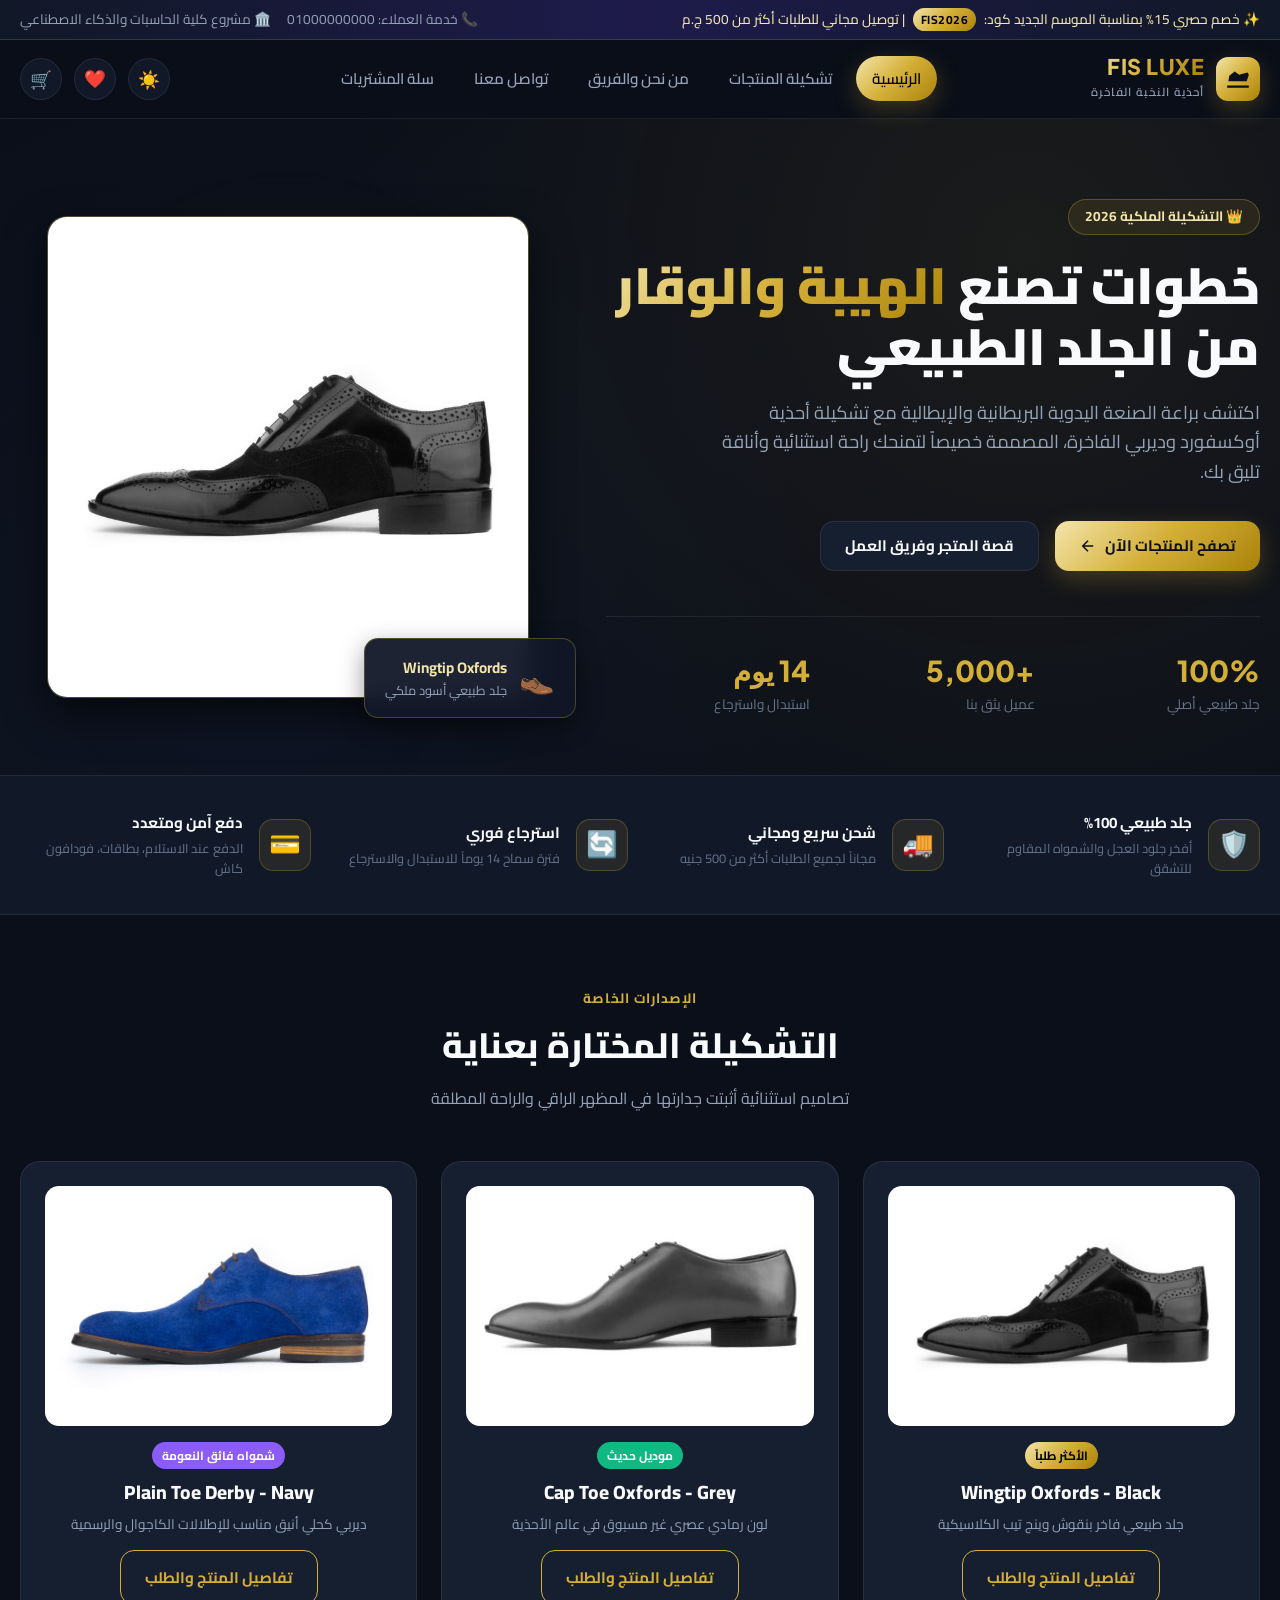
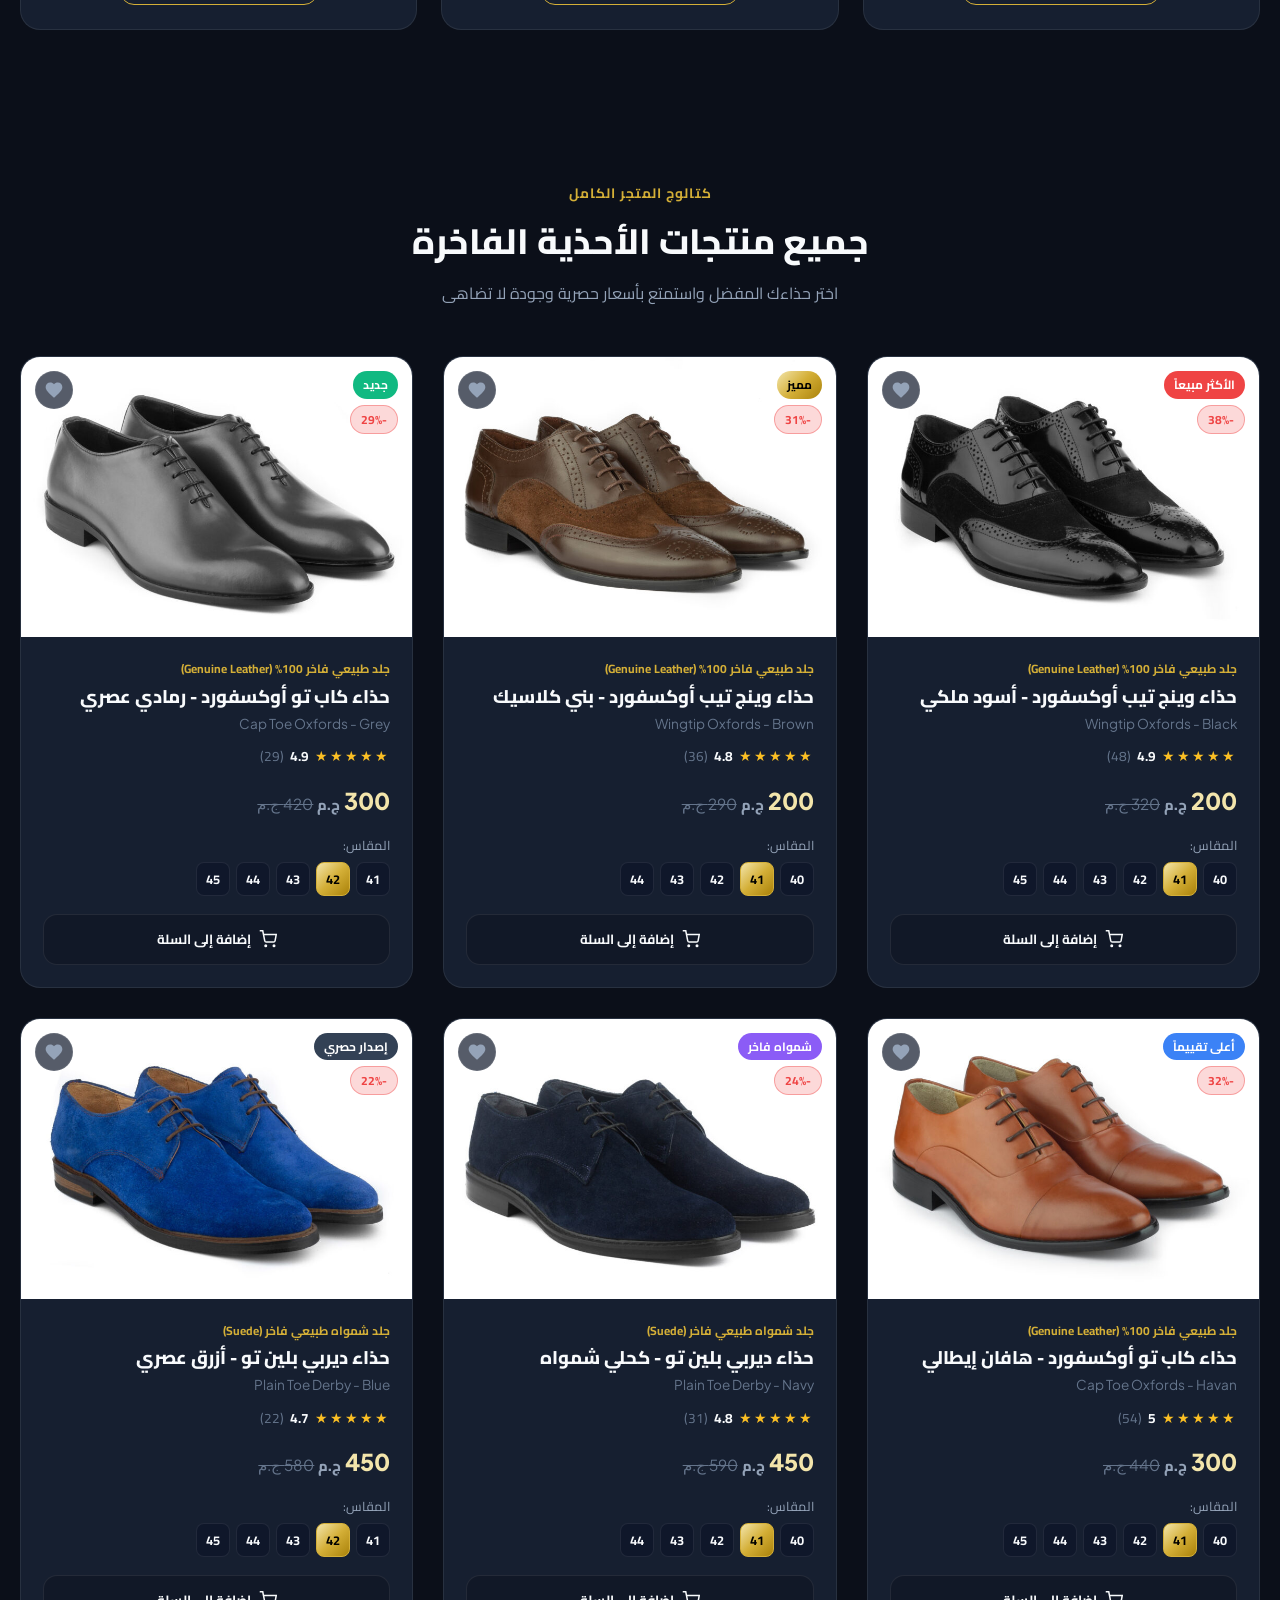
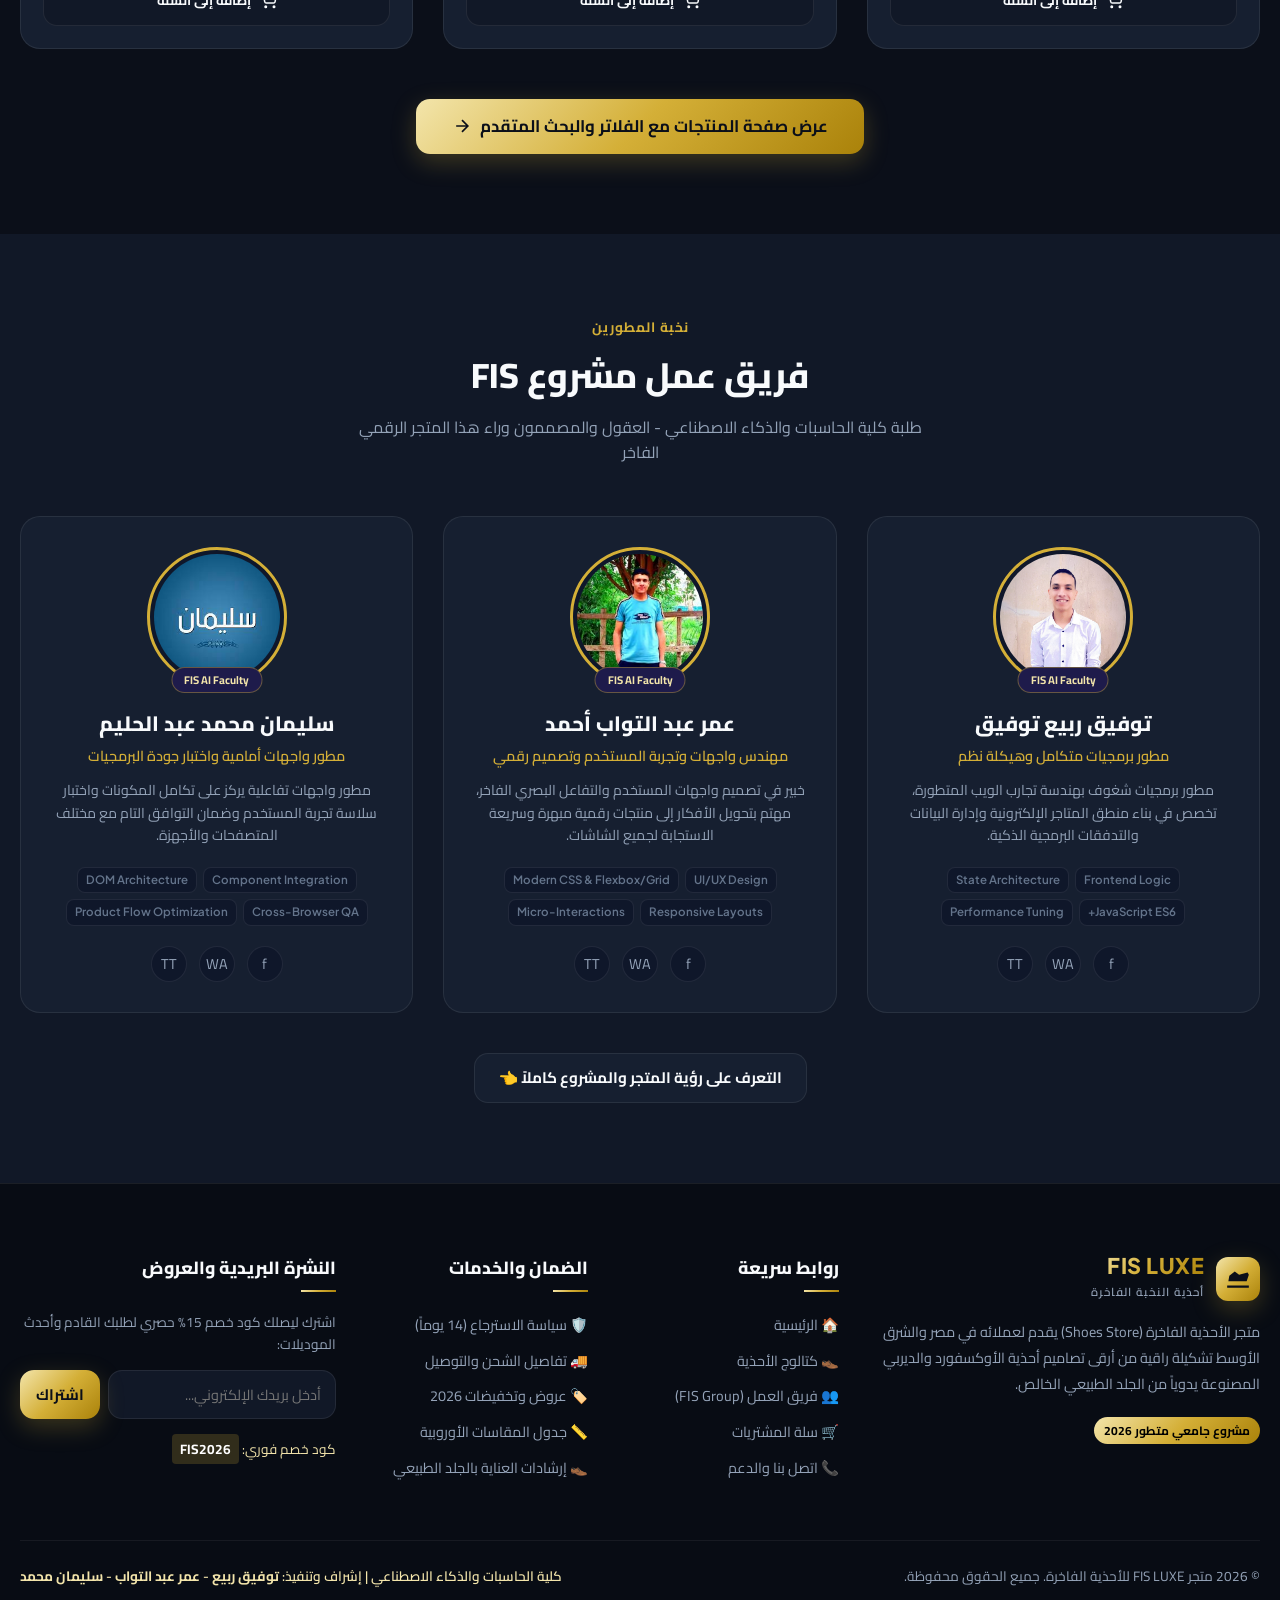
<file: index.html>
<!DOCTYPE html>
<html lang="ar" dir="rtl" data-theme="dark">
<head>
    <meta charset="UTF-8">
    <meta name="viewport" content="width=device-width, initial-scale=1.0">
    <title>FIS Luxe Footwear | متجر الأحذية الفاخرة - جلد طبيعي 100%</title>
    
    <!-- الخطوط والأيقونات -->
    <link rel="preconnect" href="https://fonts.googleapis.com">
    <link rel="preconnect" href="https://fonts.gstatic.com" crossorigin>
    <link href="https://fonts.googleapis.com/css2?family=Cairo:wght@300;400;500;600;700;800;900&family=Plus+Jakarta+Sans:wght@400;500;600;700;800&display=swap" rel="stylesheet">
    
    <!-- النمط الرئيسي -->
    <link rel="stylesheet" href="css/style.css">
</head>
<body>

    <!-- الشريط الإعلاني العلوي -->
    <div class="top-bar">
        <div class="container">
            <div class="top-bar-msg">
                <span>✨ خصم حصري 15% بمناسبة الموسم الجديد كود:</span>
                <span class="coupon-pill">FIS2026</span>
                <span>| توصيل مجاني للطلبات أكثر من 500 ج.م</span>
            </div>
            <div class="top-bar-contact">
                <a href="tel:+201000000000">📞 خدمة العملاء: 01000000000</a>
                <a href="about.html">🏛️ مشروع كلية الحاسبات والذكاء الاصطناعي</a>
            </div>
        </div>
    </div>

    <!-- شريط التنقل الرئيسي الفاخر -->
    <header class="main-header">
        <div class="container">
            <nav class="navbar">
                <!-- الشعار -->
                <a href="index.html" class="brand-logo">
                    <div class="logo-icon-box">
                        <svg viewBox="0 0 24 24">
                            <path d="M2 18h20v2H2v-2zm1.15-4.05L4 9l5-4 4 3 7.85-2.05L22 8l-2 6H3.15z"/>
                        </svg>
                    </div>
                    <div class="brand-text">
                        <h1>FIS LUXE</h1>
                        <span>أحذية النخبة الفاخرة</span>
                    </div>
                </a>

                <!-- روابط التنقل -->
                <ul class="nav-links">
                    <li><a href="index.html" class="nav-link active">الرئيسية</a></li>
                    <li><a href="products.html" class="nav-link">تشكيلة المنتجات</a></li>
                    <li><a href="about.html" class="nav-link">من نحن والفريق</a></li>
                    <li><a href="contact.html" class="nav-link">تواصل معنا</a></li>
                    <li><a href="cart.html" class="nav-link">سلة المشتريات</a></li>
                </ul>

                <!-- أدوات الهيدر -->
                <div class="header-actions">
                    <!-- تبديل الوضع الليلي / النهاري -->
                    <button class="action-btn btn-theme-toggle" title="تبديل المظهر">
                        <span class="theme-icon">☀️</span>
                    </button>

                    <!-- المفضلة -->
                    <a href="products.html" class="action-btn" title="قائمة الرغبات">
                        <span>❤️</span>
                        <span class="action-badge wishlist-count-badge">0</span>
                    </a>

                    <!-- السلة الجانبية -->
                    <button class="action-btn btn-cart-toggle" title="سلة المشتريات">
                        <span>🛒</span>
                        <span class="action-badge cart-count-badge">0</span>
                    </button>

                    <!-- زر القائمة للجوال -->
                    <button class="action-btn mobile-nav-toggle" aria-label="فتح القائمة">
                        <span>☰</span>
                    </button>
                </div>
            </nav>
        </div>
    </header>

    <!-- تراكب القائمة للجوال -->
    <div id="nav-overlay" class="drawer-overlay"></div>

    <!-- قسم البطل الترويجي (Hero Section) -->
    <section class="hero-section">
        <div class="container">
            <div class="hero-grid">
                <div class="hero-content">
                    <div class="hero-pill">
                        <span>👑 التشكيلة الملكية 2026</span>
                    </div>
                    <h1 class="hero-title">
                        خطوات تصنع <span>الهيبة والوقار</span> من الجلد الطبيعي
                    </h1>
                    <p class="hero-desc">
                        اكتشف براعة الصنعة اليدوية البريطانية والإيطالية مع تشكيلة أحذية أوكسفورد وديربي الفاخرة، المصممة خصيصاً لتمنحك راحة استثنائية وأناقة تليق بك.
                    </p>
                    <div class="hero-btns">
                        <a href="products.html" class="btn btn-primary">
                            <span>تصفح المنتجات الآن</span>
                            <svg viewBox="0 0 24 24" width="18" height="18" fill="none" stroke="currentColor" stroke-width="2">
                                <path d="M19 12H5M12 19l-7-7 7-7"/>
                            </svg>
                        </a>
                        <a href="about.html" class="btn btn-secondary">
                            <span>قصة المتجر وفريق العمل</span>
                        </a>
                    </div>
                    <div class="hero-stats">
                        <div class="stat-item">
                            <h3>100%</h3>
                            <p>جلد طبيعي أصلي</p>
                        </div>
                        <div class="stat-item">
                            <h3>+5,000</h3>
                            <p>عميل يثق بنا</p>
                        </div>
                        <div class="stat-item">
                            <h3>14 يوم</h3>
                            <p>استبدال واسترجاع</p>
                        </div>
                    </div>
                </div>

                <div class="hero-visual">
                    <div class="hero-card-glow"></div>
                    <div class="hero-image-wrapper">
                        <img src="./img/s11.jpg" alt="حذاء أوكسفورد فاخر">
                    </div>
                    <div class="hero-floating-card">
                        <div class="floating-icon">👞</div>
                        <div class="floating-text">
                            <h4>Wingtip Oxfords</h4>
                            <p>جلد طبيعي أسود ملكي</p>
                        </div>
                    </div>
                </div>
            </div>
        </div>
    </section>

    <!-- شريط المزايا والقيمة -->
    <section class="features-strip">
        <div class="container">
            <div class="features-grid">
                <div class="feature-box">
                    <div class="feature-icon">🛡️</div>
                    <div class="feature-info">
                        <h4>جلد طبيعي 100%</h4>
                        <p>أفخر جلود العجل والشمواه المقاوم للتشقق</p>
                    </div>
                </div>
                <div class="feature-box">
                    <div class="feature-icon">🚚</div>
                    <div class="feature-info">
                        <h4>شحن سريع ومجاني</h4>
                        <p>مجاناً لجميع الطلبات أكثر من 500 جنيه</p>
                    </div>
                </div>
                <div class="feature-box">
                    <div class="feature-icon">🔄</div>
                    <div class="feature-info">
                        <h4>استرجاع فوري</h4>
                        <p>فترة سماح 14 يوماً للاستبدال والاسترجاع</p>
                    </div>
                </div>
                <div class="feature-box">
                    <div class="feature-icon">💳</div>
                    <div class="feature-info">
                        <h4>دفع آمن ومتعدد</h4>
                        <p>الدفع عند الاستلام، بطاقات، فودافون كاش</p>
                    </div>
                </div>
            </div>
        </div>
    </section>

    <!-- قسم الثلاثي المميز (Featured Trio Showcase) -->
    <section style="padding: 70px 0; background: var(--bg-main);">
        <div class="container">
            <div class="section-header">
                <span class="section-tag">الإصدارات الخاصة</span>
                <h2 class="section-title">التشكيلة المختارة بعناية</h2>
                <p class="section-subtitle">تصاميم استثنائية أثبتت جدارتها في المظهر الراقي والراحة المطلقة</p>
            </div>

            <div style="display: grid; grid-template-columns: repeat(auto-fit, minmax(300px, 1fr)); gap: 24px;">
                <div style="background: var(--bg-card); border-radius: var(--radius-lg); border: 1px solid var(--border-color); overflow: hidden; padding: 24px; text-align: center;">
                    <img src="./img/s11.jpg" alt="Wingtip Oxfords" style="height: 240px; width: 100%; object-fit: cover; border-radius: var(--radius-md); margin-bottom: 16px;">
                    <span class="product-badge badge-gold" style="margin-bottom: 8px;">الأكثر طلباً</span>
                    <h3 style="font-size: 1.2rem; font-weight: 800; margin-bottom: 6px;">Wingtip Oxfords - Black</h3>
                    <p style="color: var(--text-secondary); font-size: 0.85rem; margin-bottom: 14px;">جلد طبيعي فاخر بنقوش وينج تيب الكلاسيكية</p>
                    <button class="btn btn-outline w-100" onclick="openQuickView(1)">تفاصيل المنتج والطلب</button>
                </div>

                <div style="background: var(--bg-card); border-radius: var(--radius-lg); border: 1px solid var(--border-color); overflow: hidden; padding: 24px; text-align: center;">
                    <img src="./img/s12.jpg" alt="Cap Toe Oxfords" style="height: 240px; width: 100%; object-fit: cover; border-radius: var(--radius-md); margin-bottom: 16px;">
                    <span class="product-badge badge-emerald" style="margin-bottom: 8px;">موديل حديث</span>
                    <h3 style="font-size: 1.2rem; font-weight: 800; margin-bottom: 6px;">Cap Toe Oxfords - Grey</h3>
                    <p style="color: var(--text-secondary); font-size: 0.85rem; margin-bottom: 14px;">لون رمادي عصري غير مسبوق في عالم الأحذية</p>
                    <button class="btn btn-outline w-100" onclick="openQuickView(3)">تفاصيل المنتج والطلب</button>
                </div>

                <div style="background: var(--bg-card); border-radius: var(--radius-lg); border: 1px solid var(--border-color); overflow: hidden; padding: 24px; text-align: center;">
                    <img src="./img/s13.jpg" alt="Plain Toe Derby" style="height: 240px; width: 100%; object-fit: cover; border-radius: var(--radius-md); margin-bottom: 16px;">
                    <span class="product-badge badge-purple" style="margin-bottom: 8px;">شمواه فائق النعومة</span>
                    <h3 style="font-size: 1.2rem; font-weight: 800; margin-bottom: 6px;">Plain Toe Derby - Navy</h3>
                    <p style="color: var(--text-secondary); font-size: 0.85rem; margin-bottom: 14px;">ديربي كحلي أنيق مناسب للإطلالات الكاجوال والرسمية</p>
                    <button class="btn btn-outline w-100" onclick="openQuickView(5)">تفاصيل المنتج والطلب</button>
                </div>
            </div>
        </div>
    </section>

    <!-- قسم المنتجات الكامل (Products Section) -->
    <section class="products-section" id="products-catalog">
        <div class="container">
            <div class="section-header">
                <span class="section-tag">كتالوج المتجر الكامل</span>
                <h2 class="section-title">جميع منتجات الأحذية الفاخرة</h2>
                <p class="section-subtitle">اختر حذاءك المفضل واستمتع بأسعار حصرية وجودة لا تضاهى</p>
            </div>

            <!-- شبكة المنتجات يتم توليدها ديناميكياً بواسطة JavaScript -->
            <div class="products-grid" id="featured-products-container">
                <!-- سيتم وضع البطاقات هنا -->
            </div>

            <div style="text-align: center; margin-top: 50px;">
                <a href="products.html" class="btn btn-primary" style="padding: 14px 36px; font-size: 1.05rem;">
                    <span>عرض صفحة المنتجات مع الفلاتر والبحث المتقدم</span>
                    <svg viewBox="0 0 24 24" width="20" height="20" fill="none" stroke="currentColor" stroke-width="2">
                        <path d="M5 12h14M12 5l7 7-7 7"/>
                    </svg>
                </a>
            </div>
        </div>
    </section>

    <!-- قسم فريق العمل (Team Section Teaser) -->
    <section class="team-section">
        <div class="container">
            <div class="section-header">
                <span class="section-tag">نخبة المطورين</span>
                <h2 class="section-title">فريق عمل مشروع FIS</h2>
                <p class="section-subtitle">طلبة كلية الحاسبات والذكاء الاصطناعي - العقول والمصممون وراء هذا المتجر الرقمي الفاخر</p>
            </div>

            <div class="team-grid" id="home-team-grid">
                <!-- سيتم توليد أعضاء الفريق هنا -->
            </div>

            <div style="text-align: center; margin-top: 40px;">
                <a href="about.html" class="btn btn-secondary">التعرف على رؤية المتجر والمشروع كاملاً 👈</a>
            </div>
        </div>
    </section>

    <!-- التذييل الفاخر (Footer) -->
    <footer class="main-footer">
        <div class="container">
            <div class="footer-grid">
                <div class="footer-col footer-about">
                    <div class="brand-logo" style="margin-bottom: 16px;">
                        <div class="logo-icon-box">
                            <svg viewBox="0 0 24 24">
                                <path d="M2 18h20v2H2v-2zm1.15-4.05L4 9l5-4 4 3 7.85-2.05L22 8l-2 6H3.15z"/>
                            </svg>
                        </div>
                        <div class="brand-text">
                            <h1>FIS LUXE</h1>
                            <span>أحذية النخبة الفاخرة</span>
                        </div>
                    </div>
                    <p>
                        متجر الأحذية الفاخرة (Shoes Store) يقدم لعملائه في مصر والشرق الأوسط تشكيلة راقية من أرقى تصاميم أحذية الأوكسفورد والديربي المصنوعة يدوياً من الجلد الطبيعي الخالص.
                    </p>
                    <div style="display: flex; gap: 10px;">
                        <span class="product-badge badge-gold">مشروع جامعي متطور 2026</span>
                    </div>
                </div>

                <div class="footer-col">
                    <h4>روابط سريعة</h4>
                    <ul class="footer-links">
                        <li><a href="index.html">🏠 الرئيسية</a></li>
                        <li><a href="products.html">👞 كتالوج الأحذية</a></li>
                        <li><a href="about.html">👥 فريق العمل (FIS Group)</a></li>
                        <li><a href="cart.html">🛒 سلة المشتريات</a></li>
                        <li><a href="contact.html">📞 اتصل بنا والدعم</a></li>
                    </ul>
                </div>

                <div class="footer-col">
                    <h4>الضمان والخدمات</h4>
                    <ul class="footer-links">
                        <li><a href="contact.html#faq">🛡️ سياسة الاسترجاع (14 يوماً)</a></li>
                        <li><a href="contact.html#faq">🚚 تفاصيل الشحن والتوصيل</a></li>
                        <li><a href="products.html">🏷️ عروض وتخفيضات 2026</a></li>
                        <li><a href="contact.html#faq">📏 جدول المقاسات الأوروبية</a></li>
                        <li><a href="contact.html#faq">👞 إرشادات العناية بالجلد الطبيعي</a></li>
                    </ul>
                </div>

                <div class="footer-col">
                    <h4>النشرة البريدية والعروض</h4>
                    <p style="font-size: 0.85rem; margin-bottom: 10px;">اشترك ليصلك كود خصم 15% حصري لطلبك القادم وأحدث الموديلات:</p>
                    <form class="newsletter-form">
                        <input type="email" placeholder="أدخل بريدك الإلكتروني..." required>
                        <button type="submit" class="btn btn-primary" style="padding: 10px 16px;">اشتراك</button>
                    </form>
                    <div style="margin-top: 20px; font-size: 0.85rem; color: var(--gold-light);">
                        كود خصم فوري: <strong style="color: #fff; background: rgba(212,175,55,0.2); padding: 2px 8px; border-radius: 4px;">FIS2026</strong>
                    </div>
                </div>
            </div>

            <div class="footer-bottom">
                <p>&copy; 2026 متجر FIS LUXE للأحذية الفاخرة. جميع الحقوق محفوظة.</p>
                <p class="footer-credits">
                    كلية الحاسبات والذكاء الاصطناعي | إشراف وتنفيذ: 
                    <strong>توفيق ربيع</strong> - <strong>عمر عبد التواب</strong> - <strong>سليمان محمد</strong>
                </p>
            </div>
        </div>
    </footer>

    <!-- السلة الجانبية المنزلقة (Slide-over Cart Drawer) -->
    <div id="drawer-overlay" class="drawer-overlay"></div>
    <aside id="cart-drawer" class="cart-drawer">
        <div class="drawer-header">
            <h3>سلة المشتريات (<span class="cart-count-badge">0</span>)</h3>
            <button id="btn-close-drawer" class="drawer-close-btn" aria-label="إغلاق السلة">&times;</button>
        </div>
        <div class="drawer-body" id="drawer-items-list">
            <!-- سيتم حقن عناصر السلة هنا عبر Store.renderCartDrawer() -->
        </div>
        <div class="drawer-footer" id="drawer-footer">
            <!-- سيتم حقن ملخص السلة وأزرار الدفع هنا -->
        </div>
    </aside>

    <!-- زر الصعود للأعلى -->
    <button id="btn-back-to-top" class="btn-back-to-top" title="الرجوع للأعلى">↑</button>

    <!-- نصوص برمجية للبيانات والمنطق -->
    <script src="js/products-data.js"></script>
    <script src="js/store.js"></script>
    <script src="js/main.js"></script>

    <script>
        // تحميل المنتجات وأعضاء الفريق في الصفحة الرئيسية
        document.addEventListener('DOMContentLoaded', () => {
            // رسم جميع المنتجات في الصفحة الرئيسية
            const container = document.getElementById('featured-products-container');
            if (container) {
                container.innerHTML = PRODUCTS.map(p => createProductCardHTML(p)).join('');
            }

            // رسم أعضاء الفريق في الصفحة الرئيسية
            const teamContainer = document.getElementById('home-team-grid');
            if (teamContainer) {
                teamContainer.innerHTML = TEAM_MEMBERS.map(m => `
                    <div class="team-card">
                        <div class="team-avatar-wrapper">
                            <img src="${m.image}" alt="${m.nameAr}" class="team-avatar">
                            <span class="faculty-badge">FIS AI Faculty</span>
                        </div>
                        <h3 class="team-name">${m.nameAr}</h3>
                        <p class="team-role">${m.jobAr}</p>
                        <p class="team-bio">${m.bio}</p>
                        <div class="team-tags">
                            ${m.skills.map(s => `<span class="team-tag">${s}</span>`).join('')}
                        </div>
                        <div class="team-socials">
                            <a href="${m.social.facebook}" target="_blank" class="social-link" title="فيسبوك">f</a>
                            <a href="${m.social.whatsapp}" target="_blank" class="social-link" title="واتساب">WA</a>
                            <a href="${m.social.tiktok}" target="_blank" class="social-link" title="تيك توك">TT</a>
                        </div>
                    </div>
                `).join('');
            }

            // تحديث أيقونات المفضلة
            Store.updateWishlistIcons();
        });
    </script>
</body>
</html>
</file>
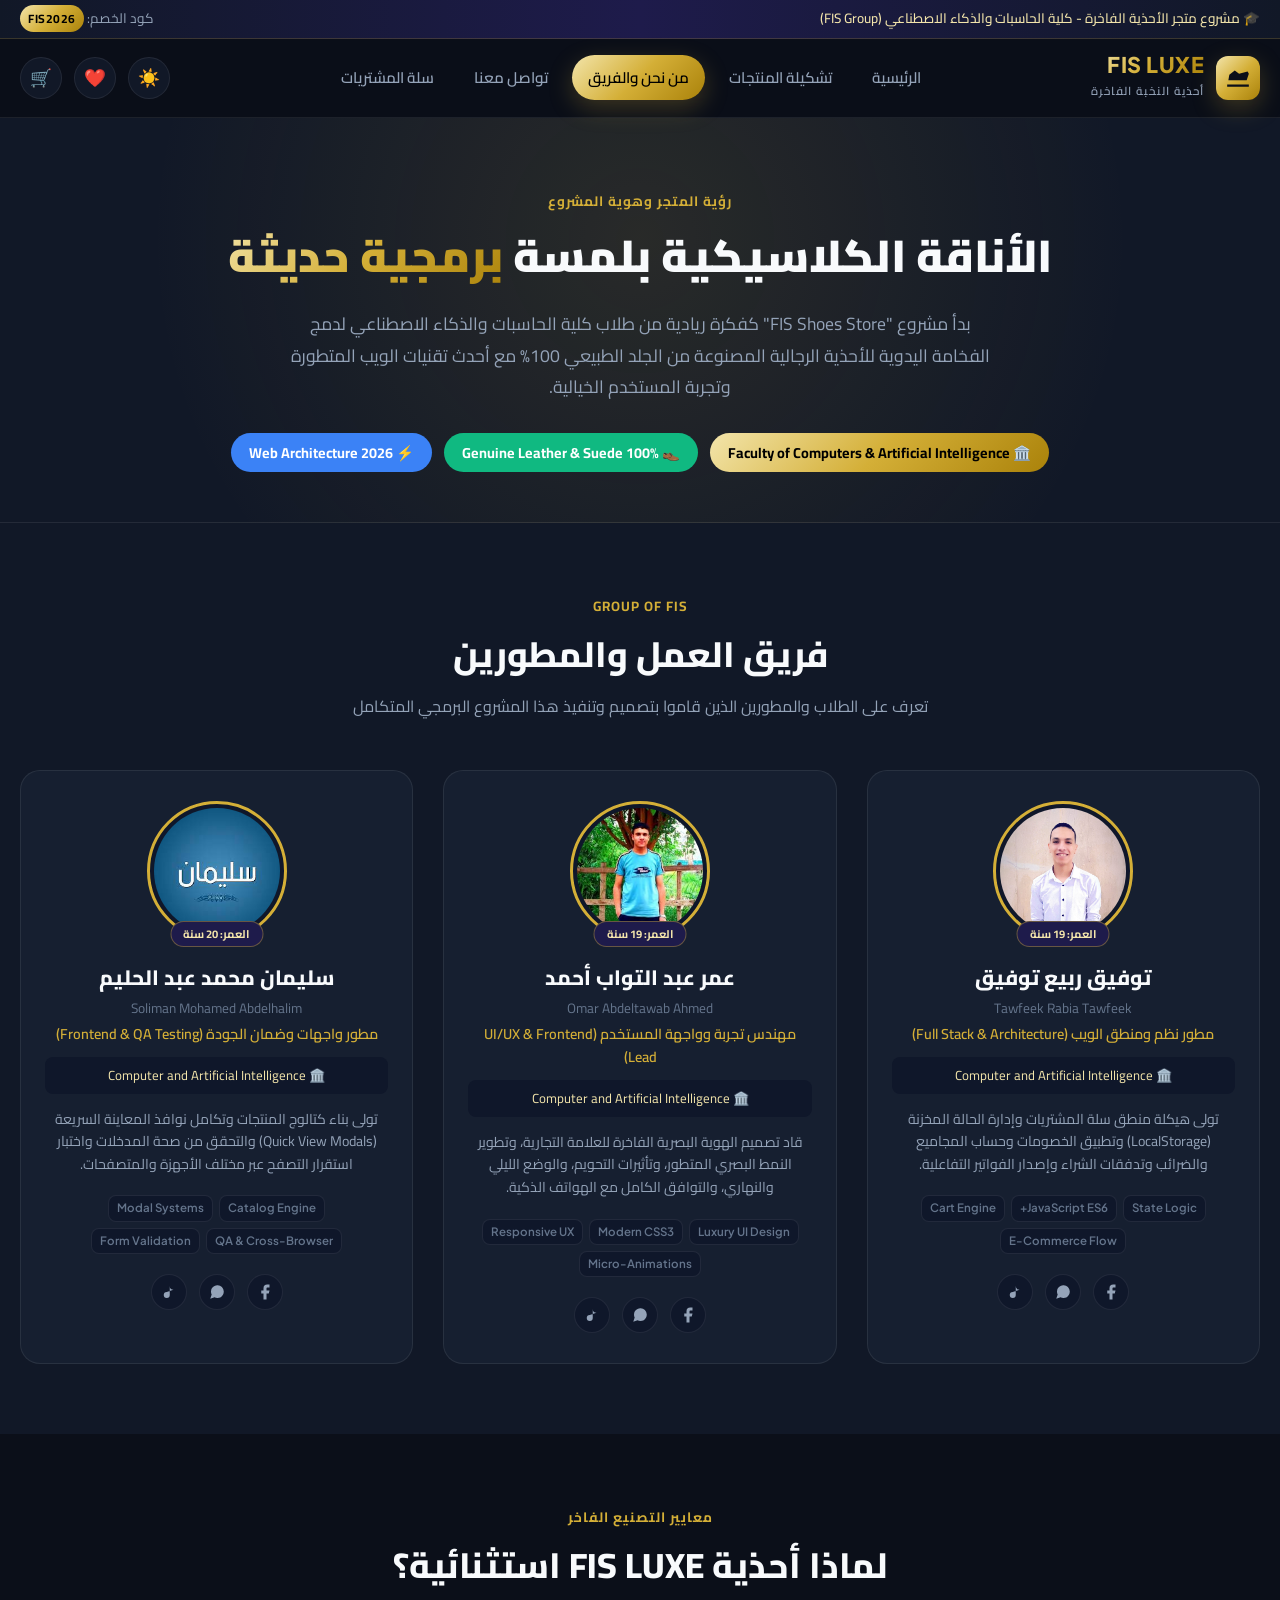
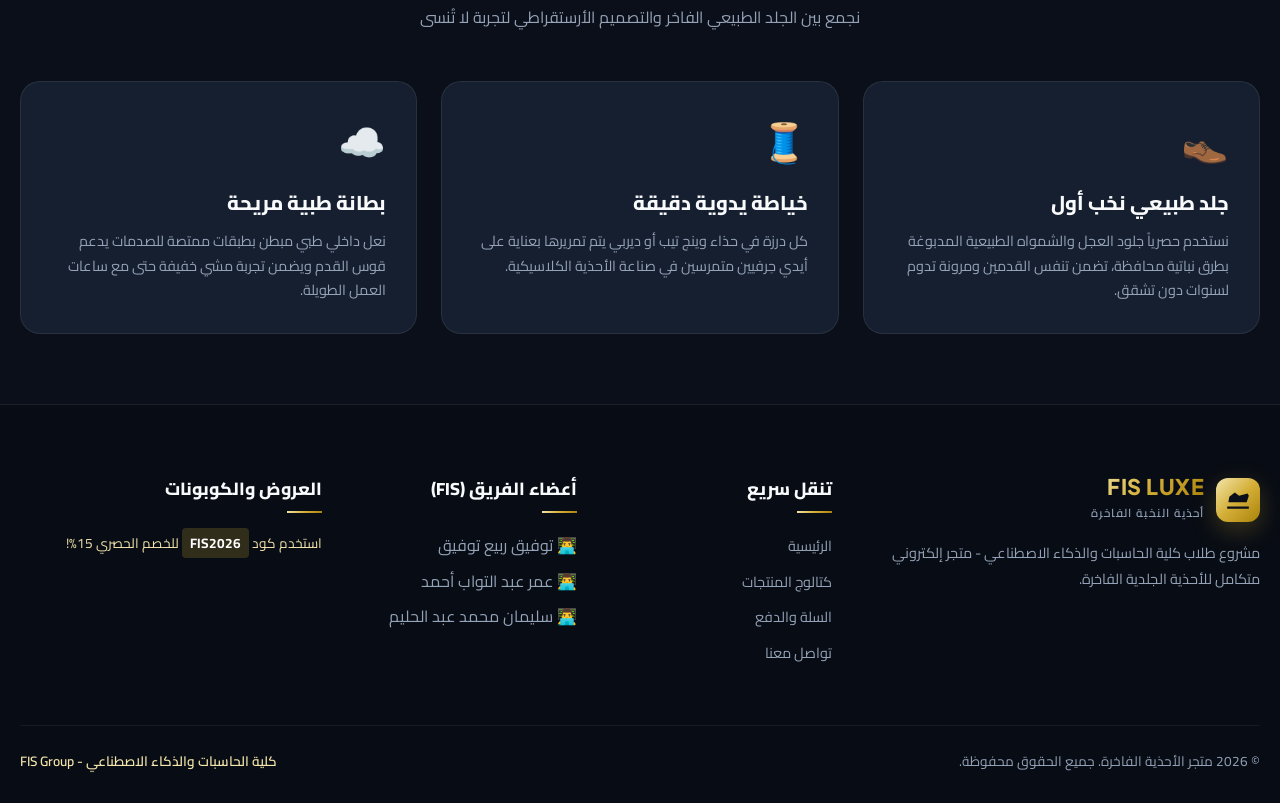
<file: about.html>
<!DOCTYPE html>
<html lang="ar" dir="rtl" data-theme="dark">
<head>
    <meta charset="UTF-8">
    <meta name="viewport" content="width=device-width, initial-scale=1.0">
    <title>من نحن وفريق العمل | FIS Luxe Shoes Store</title>
    
    <link rel="preconnect" href="https://fonts.googleapis.com">
    <link rel="preconnect" href="https://fonts.gstatic.com" crossorigin>
    <link href="https://fonts.googleapis.com/css2?family=Cairo:wght@300;400;500;600;700;800;900&family=Plus+Jakarta+Sans:wght@400;500;600;700;800&display=swap" rel="stylesheet">
    <link rel="stylesheet" href="css/style.css">
</head>
<body>

    <!-- الشريط العلوي -->
    <div class="top-bar">
        <div class="container">
            <div class="top-bar-msg">
                <span>🎓 مشروع متجر الأحذية الفاخرة - كلية الحاسبات والذكاء الاصطناعي (FIS Group)</span>
            </div>
            <div class="top-bar-contact">
                <a href="products.html">كود الخصم: <span class="coupon-pill">FIS2026</span></a>
            </div>
        </div>
    </div>

    <!-- الهيدر -->
    <header class="main-header">
        <div class="container">
            <nav class="navbar">
                <a href="index.html" class="brand-logo">
                    <div class="logo-icon-box">
                        <svg viewBox="0 0 24 24">
                            <path d="M2 18h20v2H2v-2zm1.15-4.05L4 9l5-4 4 3 7.85-2.05L22 8l-2 6H3.15z"/>
                        </svg>
                    </div>
                    <div class="brand-text">
                        <h1>FIS LUXE</h1>
                        <span>أحذية النخبة الفاخرة</span>
                    </div>
                </a>

                <ul class="nav-links">
                    <li><a href="index.html" class="nav-link">الرئيسية</a></li>
                    <li><a href="products.html" class="nav-link">تشكيلة المنتجات</a></li>
                    <li><a href="about.html" class="nav-link active">من نحن والفريق</a></li>
                    <li><a href="contact.html" class="nav-link">تواصل معنا</a></li>
                    <li><a href="cart.html" class="nav-link">سلة المشتريات</a></li>
                </ul>

                <div class="header-actions">
                    <button class="action-btn btn-theme-toggle" title="تبديل المظهر">
                        <span class="theme-icon">☀️</span>
                    </button>

                    <a href="products.html" class="action-btn" title="المفضلة">
                        <span>❤️</span>
                        <span class="action-badge wishlist-count-badge">0</span>
                    </a>

                    <button class="action-btn btn-cart-toggle" title="سلة المشتريات">
                        <span>🛒</span>
                        <span class="action-badge cart-count-badge">0</span>
                    </button>

                    <button class="action-btn mobile-nav-toggle" aria-label="فتح القائمة">
                        <span>☰</span>
                    </button>
                </div>
            </nav>
        </div>
    </header>

    <div id="nav-overlay" class="drawer-overlay"></div>

    <!-- ترويسة صفحة من نحن -->
    <section style="background: radial-gradient(circle at 50% 30%, rgba(212, 175, 55, 0.12) 0%, transparent 70%), var(--bg-secondary); border-bottom: 1px solid var(--border-color); padding: 70px 0 50px; text-align: center;">
        <div class="container">
            <span class="section-tag">رؤية المتجر وهوية المشروع</span>
            <h1 style="font-size: 2.8rem; font-weight: 900; margin-bottom: 16px;">
                الأناقة الكلاسيكية بلمسة <span style="background: var(--gold-gradient); -webkit-background-clip: text; -webkit-text-fill-color: transparent;">برمجية حديثة</span>
            </h1>
            <p style="color: var(--text-secondary); max-width: 720px; margin: 0 auto 30px; font-size: 1.1rem; line-height: 1.8;">
                بدأ مشروع "FIS Shoes Store" كفكرة ريادية من طلاب كلية الحاسبات والذكاء الاصطناعي لدمج الفخامة اليدوية للأحذية الرجالية المصنوعة من الجلد الطبيعي 100% مع أحدث تقنيات الويب المتطورة وتجربة المستخدم الخيالية.
            </p>
            <div style="display: inline-flex; gap: 12px; flex-wrap: wrap; justify-content: center;">
                <span class="product-badge badge-gold" style="font-size: 0.9rem; padding: 8px 18px;">🏛️ Faculty of Computers & Artificial Intelligence</span>
                <span class="product-badge badge-emerald" style="font-size: 0.9rem; padding: 8px 18px;">👞 100% Genuine Leather & Suede</span>
                <span class="product-badge badge-primary" style="font-size: 0.9rem; padding: 8px 18px;">⚡ Web Architecture 2026</span>
            </div>
        </div>
    </section>

    <!-- تفاصيل الفريق المطور (The 3 Core Members) -->
    <section class="team-section" style="padding: 70px 0;">
        <div class="container">
            <div class="section-header">
                <span class="section-tag">Group of FIS</span>
                <h2 class="section-title">فريق العمل والمطورين</h2>
                <p class="section-subtitle">تعرف على الطلاب والمطورين الذين قاموا بتصميم وتنفيذ هذا المشروع البرمجي المتكامل</p>
            </div>

            <div class="team-grid">
                <!-- 1. توفيق ربيع -->
                <div class="team-card">
                    <div class="team-avatar-wrapper">
                        <img src="./img/387746122_1955293314851796_1932364966814651002_n.jpg" alt="Tawfeek Rabia" class="team-avatar">
                        <span class="faculty-badge">العمر: 19 سنة</span>
                    </div>
                    <h3 class="team-name">توفيق ربيع توفيق</h3>
                    <p style="color: var(--text-muted); font-size: 0.85rem; margin-bottom: 2px;">Tawfeek Rabia Tawfeek</p>
                    <p class="team-role">مطور نظم ومنطق الويب (Full Stack & Architecture)</p>
                    <div style="background: var(--bg-input); padding: 8px 12px; border-radius: var(--radius-sm); margin-bottom: 14px; font-size: 0.82rem; color: var(--gold-light);">
                        🏛️ Computer and Artificial Intelligence
                    </div>
                    <p class="team-bio">
                        تولى هيكلة منطق سلة المشتريات وإدارة الحالة المخزنة (LocalStorage) وتطبيق الخصومات وحساب المجاميع والضرائب وتدفقات الشراء وإصدار الفواتير التفاعلية.
                    </p>
                    <div class="team-tags">
                        <span class="team-tag">State Logic</span>
                        <span class="team-tag">JavaScript ES6+</span>
                        <span class="team-tag">Cart Engine</span>
                        <span class="team-tag">E-Commerce Flow</span>
                    </div>
                    <div class="team-socials">
                        <a href="https://facebook.com" target="_blank" class="social-link" title="Facebook">
                            <svg viewBox="0 0 24 24" width="18" height="18" fill="currentColor"><path d="M18 2h-3a5 5 0 0 0-5 5v3H7v4h3v8h4v-8h3l1-4h-4V7a1 1 0 0 1 1-1h3z"></path></svg>
                        </a>
                        <a href="https://wa.me/201000000000" target="_blank" class="social-link" title="WhatsApp">
                            <svg viewBox="0 0 24 24" width="18" height="18" fill="currentColor"><path d="M21 11.5a8.38 8.38 0 0 1-.9 3.8 8.5 8.5 0 0 1-7.6 4.7 8.38 8.38 0 0 1-3.8-.9L3 21l1.9-5.7a8.38 8.38 0 0 1-.9-3.8 8.5 8.5 0 0 1 4.7-7.6 8.38 8.38 0 0 1 3.8-.9h.5a8.48 8.48 0 0 1 8 8v.5z"></path></svg>
                        </a>
                        <a href="https://tiktok.com" target="_blank" class="social-link" title="TikTok">
                            <svg viewBox="0 0 24 24" width="18" height="18" fill="currentColor"><path d="M9 12a4 4 0 1 0 4 4V4a5 5 0 0 0 5 5"></path></svg>
                        </a>
                    </div>
                </div>

                <!-- 2. عمر عبد التواب -->
                <div class="team-card">
                    <div class="team-avatar-wrapper">
                        <img src="./img/289078761_136583772325810_8293142301591594756_n.jpg" alt="Omar Abdeltawab" class="team-avatar">
                        <span class="faculty-badge">العمر: 19 سنة</span>
                    </div>
                    <h3 class="team-name">عمر عبد التواب أحمد</h3>
                    <p style="color: var(--text-muted); font-size: 0.85rem; margin-bottom: 2px;">Omar Abdeltawab Ahmed</p>
                    <p class="team-role">مهندس تجربة وواجهة المستخدم (UI/UX & Frontend Lead)</p>
                    <div style="background: var(--bg-input); padding: 8px 12px; border-radius: var(--radius-sm); margin-bottom: 14px; font-size: 0.82rem; color: var(--gold-light);">
                        🏛️ Computer and Artificial Intelligence
                    </div>
                    <p class="team-bio">
                        قاد تصميم الهوية البصرية الفاخرة للعلامة التجارية، وتطوير النمط البصري المتطور، وتأثيرات التحويم، والوضع الليلي والنهاري، والتوافق الكامل مع الهواتف الذكية.
                    </p>
                    <div class="team-tags">
                        <span class="team-tag">Luxury UI Design</span>
                        <span class="team-tag">Modern CSS3</span>
                        <span class="team-tag">Responsive UX</span>
                        <span class="team-tag">Micro-Animations</span>
                    </div>
                    <div class="team-socials">
                        <a href="https://facebook.com" target="_blank" class="social-link" title="Facebook">
                            <svg viewBox="0 0 24 24" width="18" height="18" fill="currentColor"><path d="M18 2h-3a5 5 0 0 0-5 5v3H7v4h3v8h4v-8h3l1-4h-4V7a1 1 0 0 1 1-1h3z"></path></svg>
                        </a>
                        <a href="https://wa.me/201000000000" target="_blank" class="social-link" title="WhatsApp">
                            <svg viewBox="0 0 24 24" width="18" height="18" fill="currentColor"><path d="M21 11.5a8.38 8.38 0 0 1-.9 3.8 8.5 8.5 0 0 1-7.6 4.7 8.38 8.38 0 0 1-3.8-.9L3 21l1.9-5.7a8.38 8.38 0 0 1-.9-3.8 8.5 8.5 0 0 1 4.7-7.6 8.38 8.38 0 0 1 3.8-.9h.5a8.48 8.48 0 0 1 8 8v.5z"></path></svg>
                        </a>
                        <a href="https://tiktok.com" target="_blank" class="social-link" title="TikTok">
                            <svg viewBox="0 0 24 24" width="18" height="18" fill="currentColor"><path d="M9 12a4 4 0 1 0 4 4V4a5 5 0 0 0 5 5"></path></svg>
                        </a>
                    </div>
                </div>

                <!-- 3. سليمان محمد -->
                <div class="team-card">
                    <div class="team-avatar-wrapper">
                        <img src="./img/images.jpeg" alt="Soliman Mohamed" class="team-avatar">
                        <span class="faculty-badge">العمر: 20 سنة</span>
                    </div>
                    <h3 class="team-name">سليمان محمد عبد الحليم</h3>
                    <p style="color: var(--text-muted); font-size: 0.85rem; margin-bottom: 2px;">Soliman Mohamed Abdelhalim</p>
                    <p class="team-role">مطور واجهات وضمان الجودة (Frontend & QA Testing)</p>
                    <div style="background: var(--bg-input); padding: 8px 12px; border-radius: var(--radius-sm); margin-bottom: 14px; font-size: 0.82rem; color: var(--gold-light);">
                        🏛️ Computer and Artificial Intelligence
                    </div>
                    <p class="team-bio">
                        تولى بناء كتالوج المنتجات وتكامل نوافذ المعاينة السريعة (Quick View Modals) والتحقق من صحة المدخلات واختبار استقرار التصفح عبر مختلف الأجهزة والمتصفحات.
                    </p>
                    <div class="team-tags">
                        <span class="team-tag">Catalog Engine</span>
                        <span class="team-tag">Modal Systems</span>
                        <span class="team-tag">QA & Cross-Browser</span>
                        <span class="team-tag">Form Validation</span>
                    </div>
                    <div class="team-socials">
                        <a href="https://facebook.com" target="_blank" class="social-link" title="Facebook">
                            <svg viewBox="0 0 24 24" width="18" height="18" fill="currentColor"><path d="M18 2h-3a5 5 0 0 0-5 5v3H7v4h3v8h4v-8h3l1-4h-4V7a1 1 0 0 1 1-1h3z"></path></svg>
                        </a>
                        <a href="https://wa.me/201000000000" target="_blank" class="social-link" title="WhatsApp">
                            <svg viewBox="0 0 24 24" width="18" height="18" fill="currentColor"><path d="M21 11.5a8.38 8.38 0 0 1-.9 3.8 8.5 8.5 0 0 1-7.6 4.7 8.38 8.38 0 0 1-3.8-.9L3 21l1.9-5.7a8.38 8.38 0 0 1-.9-3.8 8.5 8.5 0 0 1 4.7-7.6 8.38 8.38 0 0 1 3.8-.9h.5a8.48 8.48 0 0 1 8 8v.5z"></path></svg>
                        </a>
                        <a href="https://tiktok.com" target="_blank" class="social-link" title="TikTok">
                            <svg viewBox="0 0 24 24" width="18" height="18" fill="currentColor"><path d="M9 12a4 4 0 1 0 4 4V4a5 5 0 0 0 5 5"></path></svg>
                        </a>
                    </div>
                </div>
            </div>
        </div>
    </section>

    <!-- قيم الجودة وصناعة الأحذية -->
    <section style="padding: 70px 0; background: var(--bg-main);">
        <div class="container">
            <div class="section-header">
                <span class="section-tag">معايير التصنيع الفاخر</span>
                <h2 class="section-title">لماذا أحذية FIS LUXE استثنائية؟</h2>
                <p class="section-subtitle">نجمع بين الجلد الطبيعي الفاخر والتصميم الأرستقراطي لتجربة لا تُنسى</p>
            </div>

            <div style="display: grid; grid-template-columns: repeat(auto-fit, minmax(280px, 1fr)); gap: 24px;">
                <div style="background: var(--bg-card); padding: 30px; border-radius: var(--radius-lg); border: 1px solid var(--border-color);">
                    <div style="font-size: 2.4rem; margin-bottom: 14px;">👞</div>
                    <h3 style="font-size: 1.25rem; font-weight: 800; margin-bottom: 10px;">جلد طبيعي نخب أول</h3>
                    <p style="color: var(--text-secondary); font-size: 0.9rem; line-height: 1.7;">
                        نستخدم حصرياً جلود العجل والشمواه الطبيعية المدبوغة بطرق نباتية محافظة، تضمن تنفس القدمين ومرونة تدوم لسنوات دون تشقق.
                    </p>
                </div>

                <div style="background: var(--bg-card); padding: 30px; border-radius: var(--radius-lg); border: 1px solid var(--border-color);">
                    <div style="font-size: 2.4rem; margin-bottom: 14px;">🧵</div>
                    <h3 style="font-size: 1.25rem; font-weight: 800; margin-bottom: 10px;">خياطة يدوية دقيقة</h3>
                    <p style="color: var(--text-secondary); font-size: 0.9rem; line-height: 1.7;">
                        كل درزة في حذاء وينج تيب أو ديربي يتم تمريرها بعناية على أيدي حِرفيين متمرسين في صناعة الأحذية الكلاسيكية.
                    </p>
                </div>

                <div style="background: var(--bg-card); padding: 30px; border-radius: var(--radius-lg); border: 1px solid var(--border-color);">
                    <div style="font-size: 2.4rem; margin-bottom: 14px;">☁️</div>
                    <h3 style="font-size: 1.25rem; font-weight: 800; margin-bottom: 10px;">بطانة طبية مريحة</h3>
                    <p style="color: var(--text-secondary); font-size: 0.9rem; line-height: 1.7;">
                        نعل داخلي طبي مبطن بطبقات ممتصة للصدمات يدعم قوس القدم ويضمن تجربة مشي خفيفة حتى مع ساعات العمل الطويلة.
                    </p>
                </div>
            </div>
        </div>
    </section>

    <!-- الفوتر -->
    <footer class="main-footer">
        <div class="container">
            <div class="footer-grid">
                <div class="footer-col footer-about">
                    <div class="brand-logo" style="margin-bottom: 16px;">
                        <div class="logo-icon-box">
                            <svg viewBox="0 0 24 24">
                                <path d="M2 18h20v2H2v-2zm1.15-4.05L4 9l5-4 4 3 7.85-2.05L22 8l-2 6H3.15z"/>
                            </svg>
                        </div>
                        <div class="brand-text">
                            <h1>FIS LUXE</h1>
                            <span>أحذية النخبة الفاخرة</span>
                        </div>
                    </div>
                    <p>مشروع طلاب كلية الحاسبات والذكاء الاصطناعي - متجر إلكتروني متكامل للأحذية الجلدية الفاخرة.</p>
                </div>
                <div class="footer-col">
                    <h4>تنقل سريع</h4>
                    <ul class="footer-links">
                        <li><a href="index.html">الرئيسية</a></li>
                        <li><a href="products.html">كتالوج المنتجات</a></li>
                        <li><a href="cart.html">السلة والدفع</a></li>
                        <li><a href="contact.html">تواصل معنا</a></li>
                    </ul>
                </div>
                <div class="footer-col">
                    <h4>أعضاء الفريق (FIS)</h4>
                    <ul class="footer-links">
                        <li><span>👨‍💻 توفيق ربيع توفيق</span></li>
                        <li><span>👨‍💻 عمر عبد التواب أحمد</span></li>
                        <li><span>👨‍💻 سليمان محمد عبد الحليم</span></li>
                    </ul>
                </div>
                <div class="footer-col">
                    <h4>العروض والكوبونات</h4>
                    <p style="font-size: 0.85rem; color: var(--gold-light);">
                        استخدم كود <strong style="color: #fff; background: rgba(212,175,55,0.2); padding: 2px 8px; border-radius: 4px;">FIS2026</strong> للخصم الحصري 15%!
                    </p>
                </div>
            </div>
            <div class="footer-bottom">
                <p>&copy; 2026 متجر الأحذية الفاخرة. جميع الحقوق محفوظة.</p>
                <p class="footer-credits">كلية الحاسبات والذكاء الاصطناعي - FIS Group</p>
            </div>
        </div>
    </footer>

    <!-- السلة الجانبية -->
    <div id="drawer-overlay" class="drawer-overlay"></div>
    <aside id="cart-drawer" class="cart-drawer">
        <div class="drawer-header">
            <h3>سلة المشتريات (<span class="cart-count-badge">0</span>)</h3>
            <button id="btn-close-drawer" class="drawer-close-btn">&times;</button>
        </div>
        <div class="drawer-body" id="drawer-items-list"></div>
        <div class="drawer-footer" id="drawer-footer"></div>
    </aside>

    <button id="btn-back-to-top" class="btn-back-to-top" title="الرجوع للأعلى">↑</button>

    <script src="js/products-data.js"></script>
    <script src="js/store.js"></script>
    <script src="js/main.js"></script>
</body>
</html>
</file>
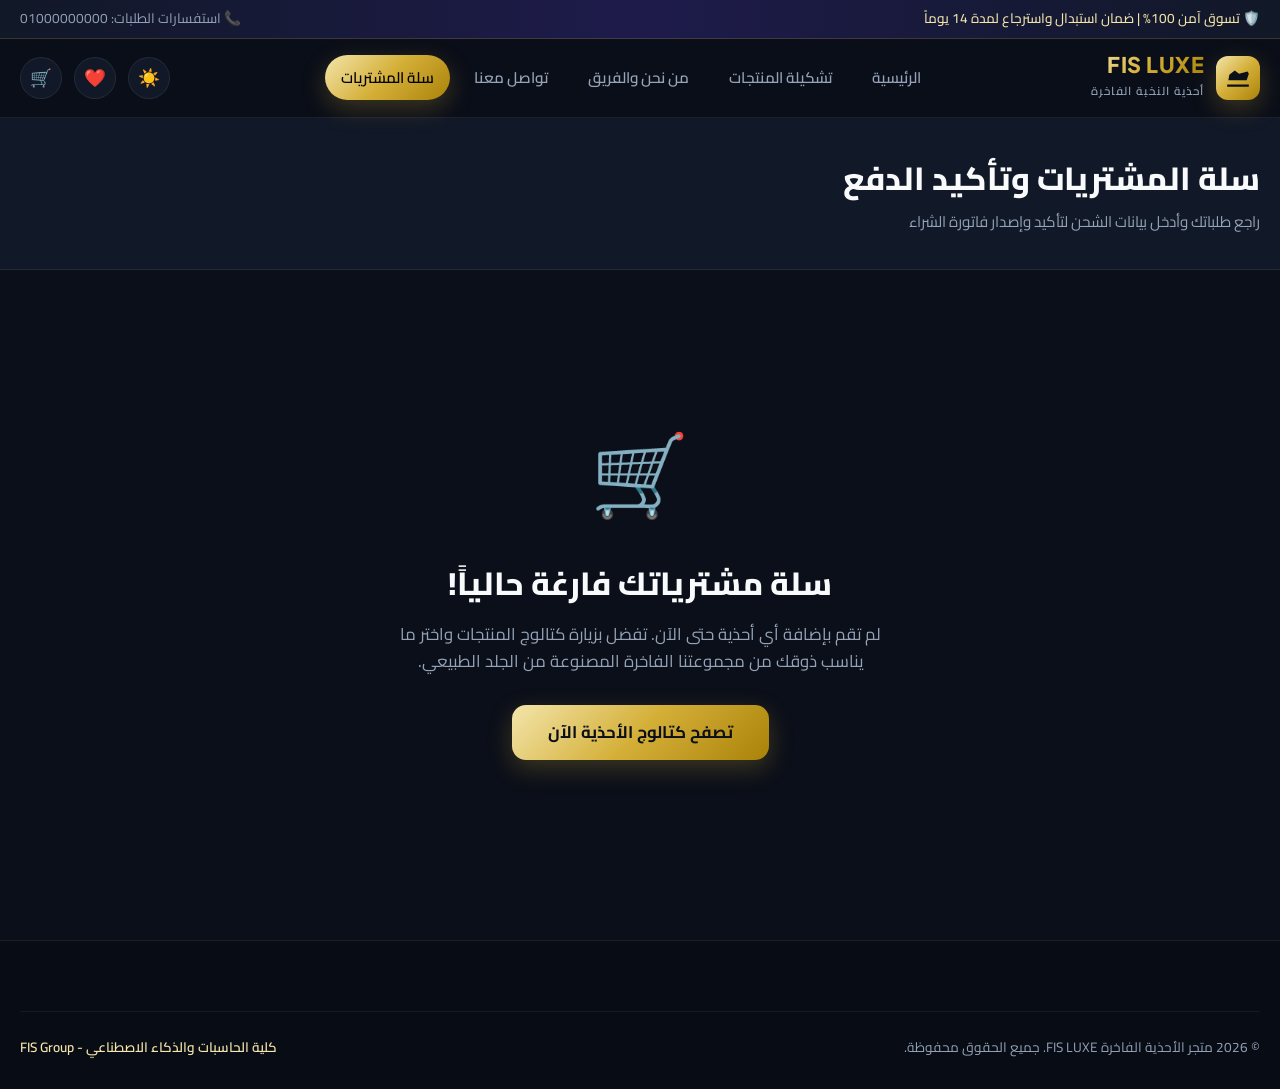
<file: cart.html>
<!DOCTYPE html>
<html lang="ar" dir="rtl" data-theme="dark">
<head>
    <meta charset="UTF-8">
    <meta name="viewport" content="width=device-width, initial-scale=1.0">
    <title>سلة المشتريات وإتمام الطلب | FIS Luxe Footwear</title>
    
    <link rel="preconnect" href="https://fonts.googleapis.com">
    <link rel="preconnect" href="https://fonts.gstatic.com" crossorigin>
    <link href="https://fonts.googleapis.com/css2?family=Cairo:wght@300;400;500;600;700;800;900&family=Plus+Jakarta+Sans:wght@400;500;600;700;800&display=swap" rel="stylesheet">
    <link rel="stylesheet" href="css/style.css">
</head>
<body>

    <!-- الشريط العلوي -->
    <div class="top-bar">
        <div class="container">
            <div class="top-bar-msg">
                <span>🛡️ تسوق آمن 100% | ضمان استبدال واسترجاع لمدة 14 يوماً</span>
            </div>
            <div class="top-bar-contact">
                <a href="tel:+201000000000">📞 استفسارات الطلبات: 01000000000</a>
            </div>
        </div>
    </div>

    <!-- الهيدر -->
    <header class="main-header">
        <div class="container">
            <nav class="navbar">
                <a href="index.html" class="brand-logo">
                    <div class="logo-icon-box">
                        <svg viewBox="0 0 24 24">
                            <path d="M2 18h20v2H2v-2zm1.15-4.05L4 9l5-4 4 3 7.85-2.05L22 8l-2 6H3.15z"/>
                        </svg>
                    </div>
                    <div class="brand-text">
                        <h1>FIS LUXE</h1>
                        <span>أحذية النخبة الفاخرة</span>
                    </div>
                </a>

                <ul class="nav-links">
                    <li><a href="index.html" class="nav-link">الرئيسية</a></li>
                    <li><a href="products.html" class="nav-link">تشكيلة المنتجات</a></li>
                    <li><a href="about.html" class="nav-link">من نحن والفريق</a></li>
                    <li><a href="contact.html" class="nav-link">تواصل معنا</a></li>
                    <li><a href="cart.html" class="nav-link active">سلة المشتريات</a></li>
                </ul>

                <div class="header-actions">
                    <button class="action-btn btn-theme-toggle" title="تبديل المظهر">
                        <span class="theme-icon">☀️</span>
                    </button>

                    <a href="products.html" class="action-btn" title="المفضلة">
                        <span>❤️</span>
                        <span class="action-badge wishlist-count-badge">0</span>
                    </a>

                    <button class="action-btn btn-cart-toggle" title="سلة المشتريات">
                        <span>🛒</span>
                        <span class="action-badge cart-count-badge">0</span>
                    </button>

                    <button class="action-btn mobile-nav-toggle" aria-label="فتح القائمة">
                        <span>☰</span>
                    </button>
                </div>
            </nav>
        </div>
    </header>

    <div id="nav-overlay" class="drawer-overlay"></div>

    <!-- ترويسة الصفحة -->
    <div style="background: var(--bg-secondary); border-bottom: 1px solid var(--border-color); padding: 35px 0;">
        <div class="container">
            <h1 style="font-size: 2rem; font-weight: 800; margin-bottom: 6px;">سلة المشتريات وتأكيد الدفع</h1>
            <p style="color: var(--text-secondary); font-size: 0.95rem;">راجع طلباتك وأدخل بيانات الشحن لتأكيد وإصدار فاتورة الشراء</p>
        </div>
    </div>

    <!-- محتوى السلة وإتمام الطلب -->
    <section class="cart-page-section">
        <div class="container">
            <div id="cart-content-wrapper" class="cart-layout">
                
                <!-- عمود جدول السلة وقسيمة الخصم -->
                <div class="cart-items-card">
                    <div class="card-title">
                        <span>المنتجات في السلة (<span id="cart-items-count">0</span>)</span>
                        <button class="btn btn-secondary" onclick="confirmClearCart()" style="padding: 6px 12px; font-size: 0.8rem; color: var(--accent-danger);">
                            🗑️ إفراغ السلة
                        </button>
                    </div>

                    <div id="cart-table-body">
                        <!-- عناصر السلة تُحقن هنا -->
                    </div>

                    <!-- كوبون الخصم -->
                    <div style="margin-top: 30px; border-top: 1px solid var(--border-color); padding-top: 24px;">
                        <h4 style="font-size: 1rem; font-weight: 700; margin-bottom: 10px;">هل لديك كوبون خصم؟</h4>
                        <div class="coupon-section">
                            <input type="text" id="coupon-code-input" class="coupon-input" placeholder="أدخل كود الخصم (مثل FIS2026)...">
                            <button type="button" class="btn btn-primary" onclick="handleApplyCoupon()">تطبيق الكوبون</button>
                        </div>
                        <div id="coupon-status-box"></div>
                    </div>

                    <div style="margin-top: 25px;">
                        <a href="products.html" class="btn btn-secondary" style="font-size: 0.9rem;">
                            ← متابعة التسوق وإضافة المزيد
                        </a>
                    </div>
                </div>

                <!-- عمود ملخص الطلب ونموذج الدفع -->
                <div class="checkout-card" id="checkout">
                    <div class="card-title">
                        <span>ملخص الطلب والدفع</span>
                    </div>

                    <!-- ملخص الحساب -->
                    <div style="background: var(--bg-input); padding: 18px; border-radius: var(--radius-md); border: 1px solid var(--border-color); margin-bottom: 24px;">
                        <div class="summary-row">
                            <span>مجموع المنتجات:</span>
                            <span id="summary-subtotal">0 ج.م</span>
                        </div>
                        <div class="summary-row discount" id="summary-discount-row" style="display: none;">
                            <span>خصم الكوبون:</span>
                            <span id="summary-discount">-0 ج.م</span>
                        </div>
                        <div class="summary-row">
                            <span>الشحن والتوصيل:</span>
                            <span id="summary-shipping">35 ج.م</span>
                        </div>
                        <div class="summary-row total">
                            <span>المبلغ الإجمالي للدفع:</span>
                            <span class="final-price" id="summary-total">0 ج.م</span>
                        </div>
                    </div>

                    <!-- نموذج تفاصيل العميل -->
                    <form id="checkout-form" onsubmit="handlePlaceOrder(event)">
                        <div class="form-group">
                            <label class="form-label" for="cust-name">الاسم الكامل *</label>
                            <input type="text" id="cust-name" class="form-control" placeholder="مثال: أحمد محمد علي" required>
                        </div>

                        <div class="form-group">
                            <label class="form-label" for="cust-phone">رقم الهاتف (للتوصيل) *</label>
                            <input type="tel" id="cust-phone" class="form-control" placeholder="01xxxxxxxxx" required pattern="[0-9]{11}">
                        </div>

                        <div class="form-group">
                            <label class="form-label" for="cust-city">المحافظة / المدينة *</label>
                            <select id="cust-city" class="form-control" required>
                                <option value="">اختر المحافظة...</option>
                                <option value="القاهرة">القاهرة</option>
                                <option value="الجيزة">الجيزة</option>
                                <option value="الإسكندرية">الإسكندرية</option>
                                <option value="القليوبية">القليوبية</option>
                                <option value="الدقهلية">الدقهلية (المنصورة)</option>
                                <option value="الشرقية">الشرقية</option>
                                <option value="الغربية">الغربية (طنطا)</option>
                                <option value="المنوفية">المنوفية</option>
                                <option value="البحيرة">البحيرة</option>
                                <option value="الفيوم">الفيوم</option>
                                <option value="بني سويف">بني سويف</option>
                                <option value="المنيا">المنيا</option>
                                <option value="أسيوط">أسيوط</option>
                                <option value="سوهاج">سوهاج</option>
                                <option value="قنا">قنا</option>
                                <option value="الأقصر">الأقصر</option>
                                <option value="أسوان">أسوان</option>
                                <option value="بورسعيد">بورسعيد</option>
                                <option value="الإسماعيلية">الإسماعيلية</option>
                                <option value="السويس">السويس</option>
                            </select>
                        </div>

                        <div class="form-group">
                            <label class="form-label" for="cust-address">عنوان التوصيل بالتفصيل *</label>
                            <textarea id="cust-address" class="form-control" rows="2" placeholder="اسم الشارع، رقم العمارة، الشقة، علامة مميزة..." required></textarea>
                        </div>

                        <!-- طرق الدفع -->
                        <div class="form-group">
                            <label class="form-label">طريقة الدفع المفضلة *</label>
                            <div class="payment-methods-grid">
                                <label class="payment-method-card selected">
                                    <input type="radio" name="payment-method" value="الدفع عند الاستلام" checked>
                                    <div class="method-icon">💵</div>
                                    <div class="method-title">عند الاستلام</div>
                                </label>
                                <label class="payment-method-card">
                                    <input type="radio" name="payment-method" value="فودافون كاش / إنستاباي">
                                    <div class="method-icon">📱</div>
                                    <div class="method-title">فودافون كاش / InstaPay</div>
                                </label>
                                <label class="payment-method-card">
                                    <input type="radio" name="payment-method" value="بطاقة بنكية">
                                    <div class="method-icon">💳</div>
                                    <div class="method-title">فيزا / ماستركارد</div>
                                </label>
                            </div>
                        </div>

                        <button type="submit" class="btn btn-primary w-100" style="padding: 16px; font-size: 1.1rem;">
                            <span>تأكيد الطلب وإصدار الفاتورة الرسمية ⚡</span>
                        </button>
                    </form>
                </div>
            </div>

            <!-- مظهر السلة الفارغة -->
            <div id="cart-empty-page" style="display: none; text-align: center; padding: 80px 20px;">
                <div style="font-size: 5rem; margin-bottom: 20px;">🛒</div>
                <h2 style="font-size: 2rem; font-weight: 800; margin-bottom: 12px;">سلة مشترياتك فارغة حالياً!</h2>
                <p style="color: var(--text-secondary); max-width: 500px; margin: 0 auto 30px; font-size: 1.05rem;">
                    لم تقم بإضافة أي أحذية حتى الآن. تفضل بزيارة كتالوج المنتجات واختر ما يناسب ذوقك من مجموعتنا الفاخرة المصنوعة من الجلد الطبيعي.
                </p>
                <a href="products.html" class="btn btn-primary" style="padding: 14px 36px; font-size: 1.05rem;">
                    تصفح كتالوج الأحذية الآن
                </a>
            </div>
        </div>
    </section>

    <!-- نافذة الفاتورة الرسمية المنبثقة (Invoice Modal) -->
    <div id="invoice-modal" class="modal-backdrop">
        <div class="invoice-card" id="printable-invoice">
            <div class="invoice-header">
                <span class="invoice-badge">✓ تم تأكيد الطلب بنجاح</span>
                <h2 class="invoice-title">فاتورة شراء - متجر FIS LUXE</h2>
                <p style="color: #64748B; font-size: 0.85rem; margin-top: 4px;">مشروع كلية الحاسبات والذكاء الاصطناعي 2026</p>
            </div>

            <div class="invoice-meta-grid">
                <div>
                    <strong>رقم الطلب:</strong> <span id="inv-order-id" style="color: #2563EB; font-weight: 700;">#FIS-8921</span><br>
                    <strong>التاريخ:</strong> <span id="inv-date">2026-09-30</span><br>
                    <strong>طريقة الدفع:</strong> <span id="inv-payment">عند الاستلام</span>
                </div>
                <div>
                    <strong>العميل:</strong> <span id="inv-name">أحمد علي</span><br>
                    <strong>الهاتف:</strong> <span id="inv-phone">01012345678</span><br>
                    <strong>العنوان:</strong> <span id="inv-address">القاهرة، مدينة نصر</span>
                </div>
            </div>

            <table class="invoice-table">
                <thead>
                    <tr>
                        <th>المنتج</th>
                        <th>المقاس</th>
                        <th>الكمية</th>
                        <th>السعر</th>
                        <th>الإجمالي</th>
                    </tr>
                </thead>
                <tbody id="inv-items-body">
                    <!-- عناصر الفاتورة -->
                </tbody>
            </table>

            <div class="invoice-total-box">
                <div style="display: flex; justify-content: space-between; margin-bottom: 6px;">
                    <span>المجموع الفرعي:</span>
                    <strong id="inv-subtotal">0 ج.م</strong>
                </div>
                <div style="display: flex; justify-content: space-between; margin-bottom: 6px; color: #166534;" id="inv-discount-row">
                    <span>الخصم:</span>
                    <strong id="inv-discount">0 ج.م</strong>
                </div>
                <div style="display: flex; justify-content: space-between; margin-bottom: 6px;">
                    <span>الشحن:</span>
                    <strong id="inv-shipping">مجاني</strong>
                </div>
                <div style="display: flex; justify-content: space-between; font-size: 1.2rem; font-weight: 900; color: #0F172A; border-top: 1px dashed #CBD5E1; padding-top: 10px; margin-top: 6px;">
                    <span>الإجمالي المستحق:</span>
                    <span id="inv-total" style="color: #B45309;">0 ج.م</span>
                </div>
            </div>

            <div class="invoice-actions no-print">
                <button type="button" class="btn btn-primary flex-grow-1" onclick="window.print()">
                    🖨️ طباعة الفاتورة أو حفظها كـ PDF
                </button>
                <button type="button" class="btn btn-secondary" onclick="finishOrderAndRedirect()">
                    إنهاء والعودة للرئيسية
                </button>
            </div>
        </div>
    </div>

    <!-- الفوتر -->
    <footer class="main-footer">
        <div class="container">
            <div class="footer-bottom">
                <p>&copy; 2026 متجر الأحذية الفاخرة FIS LUXE. جميع الحقوق محفوظة.</p>
                <p class="footer-credits">كلية الحاسبات والذكاء الاصطناعي - FIS Group</p>
            </div>
        </div>
    </footer>

    <!-- السلة الجانبية -->
    <div id="drawer-overlay" class="drawer-overlay"></div>
    <aside id="cart-drawer" class="cart-drawer">
        <div class="drawer-header">
            <h3>سلة المشتريات (<span class="cart-count-badge">0</span>)</h3>
            <button id="btn-close-drawer" class="drawer-close-btn">&times;</button>
        </div>
        <div class="drawer-body" id="drawer-items-list"></div>
        <div class="drawer-footer" id="drawer-footer"></div>
    </aside>

    <script src="js/products-data.js"></script>
    <script src="js/store.js"></script>
    <script src="js/main.js"></script>

    <script>
        // منطق صفحة السلة الكاملة والدفع
        function renderCartPage() {
            const cart = Store.getCart();
            const totals = Store.calculateTotals();
            const wrapper = document.getElementById('cart-content-wrapper');
            const emptyView = document.getElementById('cart-empty-page');
            const tableBody = document.getElementById('cart-table-body');
            const itemsCount = document.getElementById('cart-items-count');

            if (cart.length === 0) {
                if (wrapper) wrapper.style.display = 'none';
                if (emptyView) emptyView.style.display = 'block';
                return;
            }

            if (wrapper) wrapper.style.display = 'grid';
            if (emptyView) emptyView.style.display = 'none';
            if (itemsCount) itemsCount.textContent = totals.itemsCount;

            // بناء جدول المنتجات
            let html = '';
            cart.forEach(item => {
                const itemTotal = item.price * item.quantity;
                html += `
                    <div class="cart-table-item">
                        <img src="${item.image}" alt="${item.titleAr}" class="cart-table-thumb">
                        <div>
                            <h4 style="font-size: 1.05rem; font-weight: 800; margin-bottom: 4px;">${item.titleAr}</h4>
                            <p style="color: var(--text-muted); font-size: 0.85rem; margin-bottom: 8px;">${item.material}</p>
                            <span class="badge-size">المقاس: ${item.size}</span>
                        </div>
                        <div style="text-align: center;">
                            <div class="qty-control" style="margin-bottom: 6px;">
                                <button type="button" class="btn-qty" onclick="updateCartItem(${item.id}, ${item.size}, -1)">-</button>
                                <span class="qty-num">${item.quantity}</span>
                                <button type="button" class="btn-qty" onclick="updateCartItem(${item.id}, ${item.size}, 1)">+</button>
                            </div>
                            <span style="font-size: 0.85rem; color: var(--text-muted);">${item.price} ج.م / قطعة</span>
                        </div>
                        <div style="text-align: left;">
                            <div style="font-size: 1.15rem; font-weight: 800; color: var(--gold-light); font-family: var(--font-english); margin-bottom: 8px;">
                                ${itemTotal} ج.م
                            </div>
                            <button type="button" class="btn-remove" onclick="removeCartItem(${item.id}, ${item.size})">
                                🗑️ حذف
                            </button>
                        </div>
                    </div>
                `;
            });
            tableBody.innerHTML = html;

            // تحديث كرت الملخص
            document.getElementById('summary-subtotal').textContent = `${totals.subtotal} ج.م`;
            
            const discountRow = document.getElementById('summary-discount-row');
            if (totals.discount > 0) {
                discountRow.style.display = 'flex';
                document.getElementById('summary-discount').textContent = `-${totals.discount} ج.م`;
            } else {
                discountRow.style.display = 'none';
            }

            document.getElementById('summary-shipping').innerHTML = totals.shipping === 0 ? '<span class="free-shipping">مجاني 🎉</span>' : `${totals.shipping} ج.م`;
            document.getElementById('summary-total').textContent = `${totals.total} ج.م`;

            // تحديث حالة الكوبون
            const couponBox = document.getElementById('coupon-status-box');
            if (totals.coupon) {
                couponBox.innerHTML = `
                    <div class="applied-coupon-tag">
                        <span>✓ تم تفعيل كود (${totals.coupon.code}) - خصم ${totals.coupon.discountPercent}%</span>
                        <button type="button" onclick="Store.removeCoupon()" style="color: var(--accent-danger); font-weight: 700; margin-right: 8px;">✕ إلغاء</button>
                    </div>
                `;
            } else {
                couponBox.innerHTML = '';
            }
        }

        function updateCartItem(id, size, delta) {
            Store.updateQuantity(id, size, delta);
            renderCartPage();
        }

        function removeCartItem(id, size) {
            Store.removeFromCart(id, size);
            renderCartPage();
        }

        function confirmClearCart() {
            if (confirm('هل أنت متأكد من رغبتك في إفراغ السلة بالكامل؟')) {
                Store.clearCart();
                renderCartPage();
            }
        }

        function handleApplyCoupon() {
            const input = document.getElementById('coupon-code-input');
            if (input) {
                Store.applyCoupon(input.value);
                input.value = '';
            }
        }

        // اختيار طريقة الدفع
        document.addEventListener('DOMContentLoaded', () => {
            renderCartPage();

            document.querySelectorAll('.payment-method-card').forEach(card => {
                card.addEventListener('click', () => {
                    document.querySelectorAll('.payment-method-card').forEach(c => c.classList.remove('selected'));
                    card.classList.add('selected');
                });
            });
        });

        // إتمام الطلب وتوليد الفاتورة
        function handlePlaceOrder(e) {
            e.preventDefault();
            const cart = Store.getCart();
            if (cart.length === 0) {
                Store.showToast('تنبيه', 'سلة المشتريات فارغة!', 'warning');
                return;
            }

            const name = document.getElementById('cust-name').value;
            const phone = document.getElementById('cust-phone').value;
            const city = document.getElementById('cust-city').value;
            const address = document.getElementById('cust-address').value;
            const payment = document.querySelector('input[name="payment-method"]:checked').value;
            const totals = Store.calculateTotals();

            // تجهيز الفاتورة
            const orderId = 'FIS-' + Math.floor(100000 + Math.random() * 900000);
            const dateStr = new Date().toLocaleDateString('ar-EG', { year: 'numeric', month: 'long', day: 'numeric', hour: '2-digit', minute: '2-digit' });

            document.getElementById('inv-order-id').textContent = `#${orderId}`;
            document.getElementById('inv-date').textContent = dateStr;
            document.getElementById('inv-payment').textContent = payment;
            document.getElementById('inv-name').textContent = name;
            document.getElementById('inv-phone').textContent = phone;
            document.getElementById('inv-address').textContent = `${city} - ${address}`;

            let itemsHtml = '';
            cart.forEach(item => {
                itemsHtml += `
                    <tr>
                        <td><strong>${item.titleAr}</strong><br><small style="color: #64748B;">${item.material}</small></td>
                        <td style="text-align: center;">${item.size}</td>
                        <td style="text-align: center;">${item.quantity}</td>
                        <td style="text-align: left;">${item.price} ج.م</td>
                        <td style="text-align: left;"><strong>${item.price * item.quantity} ج.م</strong></td>
                    </tr>
                `;
            });
            document.getElementById('inv-items-body').innerHTML = itemsHtml;

            document.getElementById('inv-subtotal').textContent = `${totals.subtotal} ج.م`;
            if (totals.discount > 0) {
                document.getElementById('inv-discount-row').style.display = 'flex';
                document.getElementById('inv-discount').textContent = `-${totals.discount} ج.م (${totals.coupon.code})`;
            } else {
                document.getElementById('inv-discount-row').style.display = 'none';
            }
            document.getElementById('inv-shipping').textContent = totals.shipping === 0 ? 'شحن مجاني' : `${totals.shipping} ج.م`;
            document.getElementById('inv-total').textContent = `${totals.total} ج.م`;

            // فتح نافذة الفاتورة
            const modal = document.getElementById('invoice-modal');
            modal.classList.add('open');

            // إفراغ السلة
            Store.clearCart();
        }

        function finishOrderAndRedirect() {
            window.location.href = 'index.html';
        }
    </script>
</body>
</html>
</file>
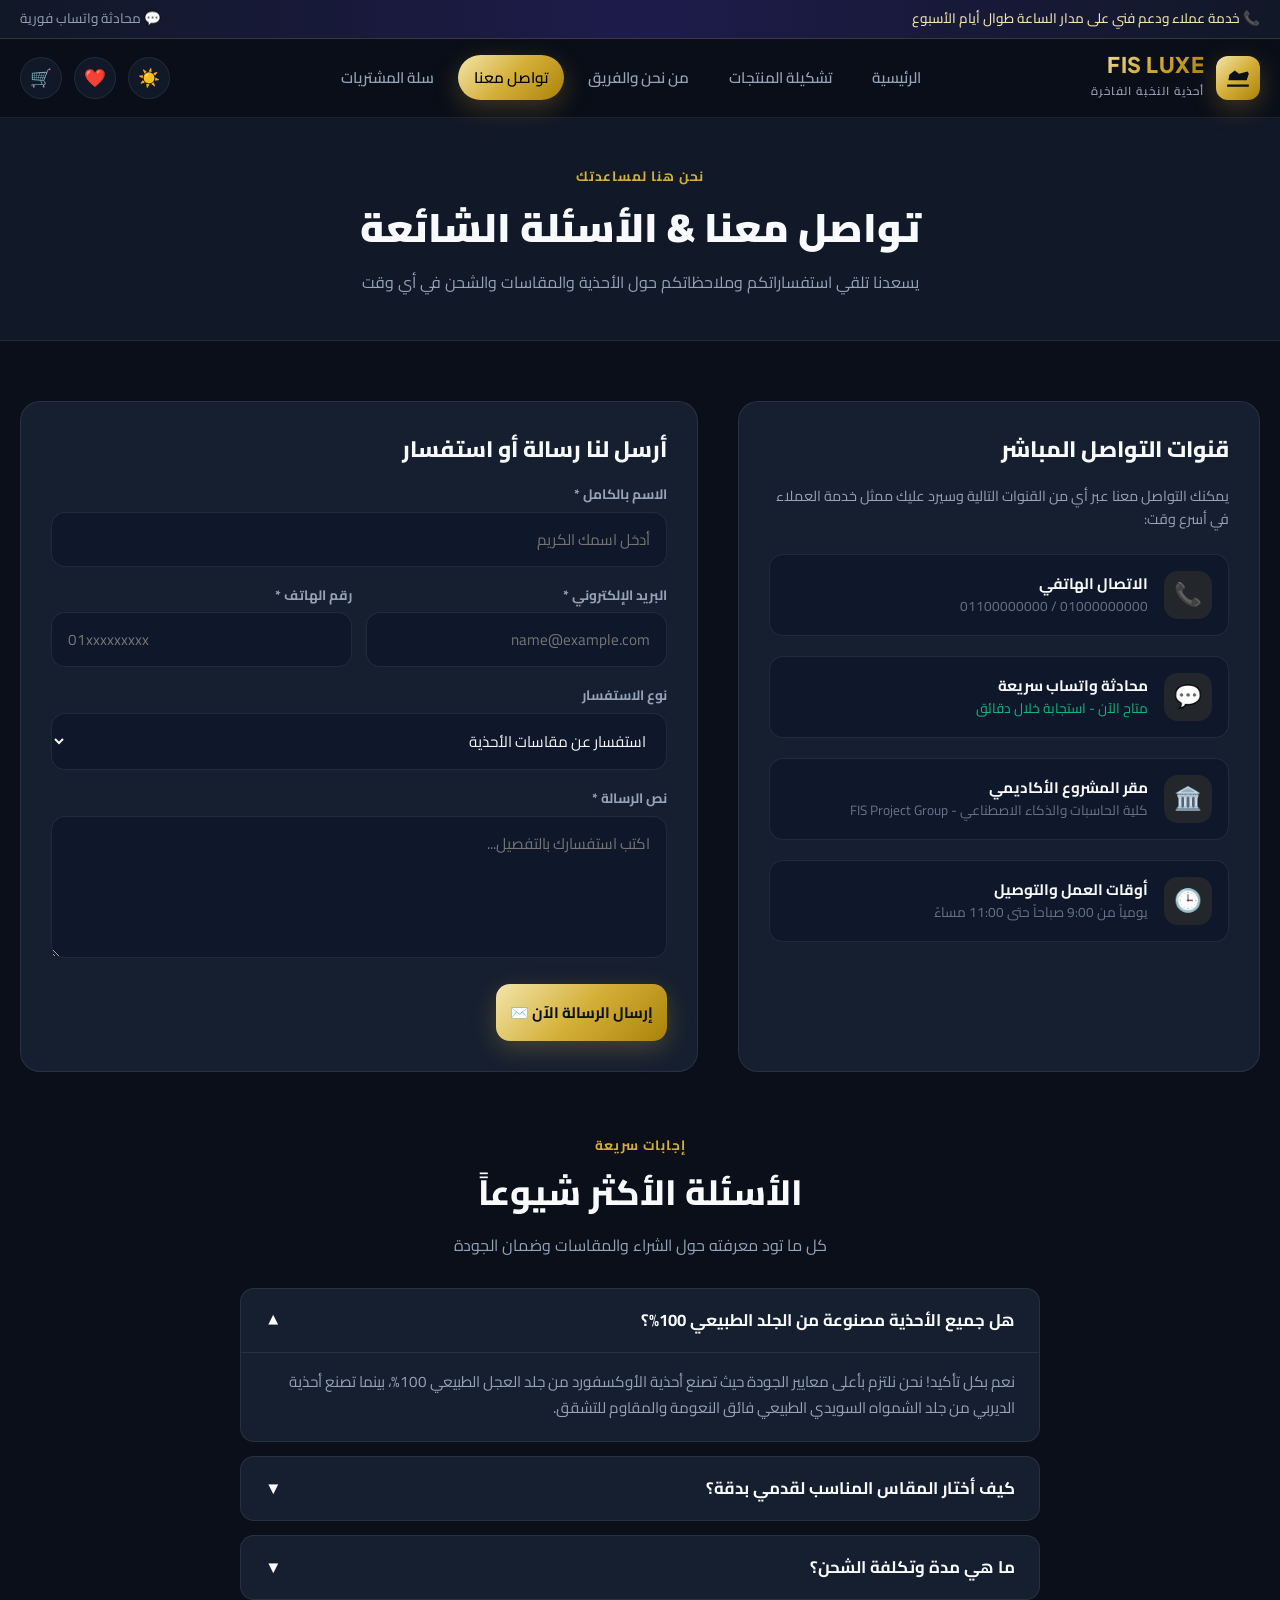
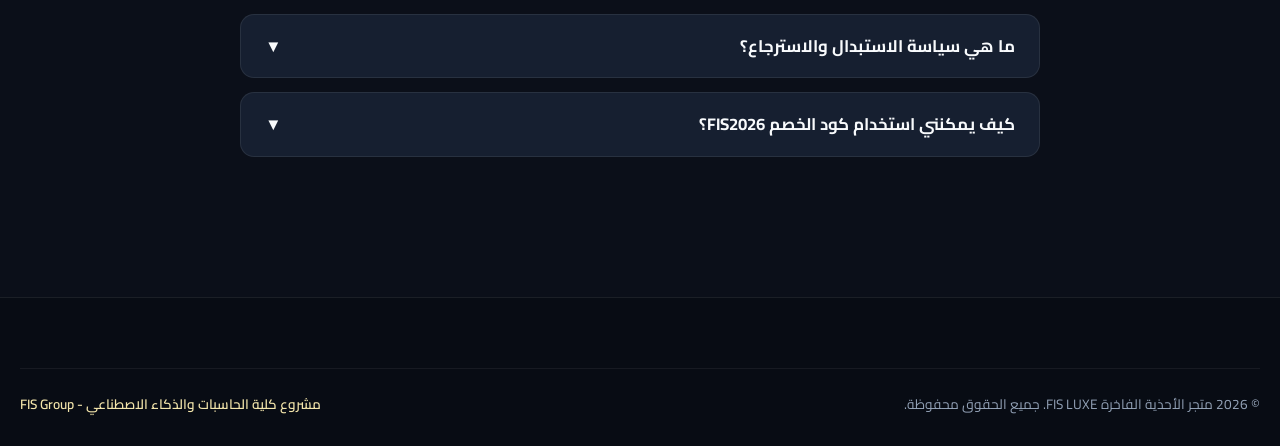
<file: contact.html>
<!DOCTYPE html>
<html lang="ar" dir="rtl" data-theme="dark">
<head>
    <meta charset="UTF-8">
    <meta name="viewport" content="width=device-width, initial-scale=1.0">
    <title>تواصل معنا والأسئلة الشائعة | FIS Luxe Footwear</title>
    
    <link rel="preconnect" href="https://fonts.googleapis.com">
    <link rel="preconnect" href="https://fonts.gstatic.com" crossorigin>
    <link href="https://fonts.googleapis.com/css2?family=Cairo:wght@300;400;500;600;700;800;900&family=Plus+Jakarta+Sans:wght@400;500;600;700;800&display=swap" rel="stylesheet">
    <link rel="stylesheet" href="css/style.css">
</head>
<body>

    <!-- الشريط العلوي -->
    <div class="top-bar">
        <div class="container">
            <div class="top-bar-msg">
                <span>📞 خدمة عملاء ودعم فني على مدار الساعة طوال أيام الأسبوع</span>
            </div>
            <div class="top-bar-contact">
                <a href="https://wa.me/201000000000" target="_blank">💬 محادثة واتساب فورية</a>
            </div>
        </div>
    </div>

    <!-- الهيدر -->
    <header class="main-header">
        <div class="container">
            <nav class="navbar">
                <a href="index.html" class="brand-logo">
                    <div class="logo-icon-box">
                        <svg viewBox="0 0 24 24">
                            <path d="M2 18h20v2H2v-2zm1.15-4.05L4 9l5-4 4 3 7.85-2.05L22 8l-2 6H3.15z"/>
                        </svg>
                    </div>
                    <div class="brand-text">
                        <h1>FIS LUXE</h1>
                        <span>أحذية النخبة الفاخرة</span>
                    </div>
                </a>

                <ul class="nav-links">
                    <li><a href="index.html" class="nav-link">الرئيسية</a></li>
                    <li><a href="products.html" class="nav-link">تشكيلة المنتجات</a></li>
                    <li><a href="about.html" class="nav-link">من نحن والفريق</a></li>
                    <li><a href="contact.html" class="nav-link active">تواصل معنا</a></li>
                    <li><a href="cart.html" class="nav-link">سلة المشتريات</a></li>
                </ul>

                <div class="header-actions">
                    <button class="action-btn btn-theme-toggle" title="تبديل المظهر">
                        <span class="theme-icon">☀️</span>
                    </button>

                    <a href="products.html" class="action-btn" title="المفضلة">
                        <span>❤️</span>
                        <span class="action-badge wishlist-count-badge">0</span>
                    </a>

                    <button class="action-btn btn-cart-toggle" title="سلة المشتريات">
                        <span>🛒</span>
                        <span class="action-badge cart-count-badge">0</span>
                    </button>

                    <button class="action-btn mobile-nav-toggle" aria-label="فتح القائمة">
                        <span>☰</span>
                    </button>
                </div>
            </nav>
        </div>
    </header>

    <div id="nav-overlay" class="drawer-overlay"></div>

    <!-- ترويسة الصفحة -->
    <div style="background: var(--bg-secondary); border-bottom: 1px solid var(--border-color); padding: 45px 0; text-align: center;">
        <div class="container">
            <span class="section-tag">نحن هنا لمساعدتك</span>
            <h1 style="font-size: 2.5rem; font-weight: 900; margin-bottom: 10px;">تواصل معنا & الأسئلة الشائعة</h1>
            <p style="color: var(--text-secondary); max-width: 600px; margin: 0 auto; font-size: 1rem;">
                يسعدنا تلقي استفساراتكم وملاحظاتكم حول الأحذية والمقاسات والشحن في أي وقت
            </p>
        </div>
    </div>

    <!-- شبكة التواصل والنموذج -->
    <section style="padding: 60px 0;">
        <div class="container">
            <div class="contact-grid">
                
                <!-- قنوات الاتصال -->
                <div class="contact-card">
                    <h3 style="font-size: 1.4rem; font-weight: 800; margin-bottom: 16px;">قنوات التواصل المباشر</h3>
                    <p style="color: var(--text-secondary); font-size: 0.9rem; margin-bottom: 24px;">
                        يمكنك التواصل معنا عبر أي من القنوات التالية وسيرد عليك ممثل خدمة العملاء في أسرع وقت:
                    </p>

                    <div class="contact-channels">
                        <a href="tel:+201000000000" class="channel-item">
                            <div class="channel-icon">📞</div>
                            <div>
                                <h4 style="font-size: 0.95rem; font-weight: 700;">الاتصال الهاتفي</h4>
                                <p style="font-size: 0.85rem; color: var(--text-muted);">01000000000 / 01100000000</p>
                            </div>
                        </a>

                        <a href="https://wa.me/201000000000" target="_blank" class="channel-item">
                            <div class="channel-icon">💬</div>
                            <div>
                                <h4 style="font-size: 0.95rem; font-weight: 700;">محادثة واتساب سريعة</h4>
                                <p style="font-size: 0.85rem; color: var(--accent-emerald);">متاح الآن - استجابة خلال دقائق</p>
                            </div>
                        </a>

                        <div class="channel-item">
                            <div class="channel-icon">🏛️</div>
                            <div>
                                <h4 style="font-size: 0.95rem; font-weight: 700;">مقر المشروع الأكاديمي</h4>
                                <p style="font-size: 0.85rem; color: var(--text-muted);">كلية الحاسبات والذكاء الاصطناعي - FIS Project Group</p>
                            </div>
                        </div>

                        <div class="channel-item">
                            <div class="channel-icon">🕒</div>
                            <div>
                                <h4 style="font-size: 0.95rem; font-weight: 700;">أوقات العمل والتوصيل</h4>
                                <p style="font-size: 0.85rem; color: var(--text-muted);">يومياً من 9:00 صباحاً حتى 11:00 مساءً</p>
                            </div>
                        </div>
                    </div>
                </div>

                <!-- نموذج إرسال رسالة -->
                <div class="contact-card">
                    <h3 style="font-size: 1.4rem; font-weight: 800; margin-bottom: 16px;">أرسل لنا رسالة أو استفسار</h3>
                    <form id="contact-form" onsubmit="handleContactSubmit(event)">
                        <div class="form-group">
                            <label class="form-label">الاسم بالكامل *</label>
                            <input type="text" class="form-control" placeholder="أدخل اسمك الكريم" required>
                        </div>

                        <div style="display: grid; grid-template-columns: 1fr 1fr; gap: 14px;">
                            <div class="form-group">
                                <label class="form-label">البريد الإلكتروني *</label>
                                <input type="email" class="form-control" placeholder="name@example.com" required>
                            </div>
                            <div class="form-group">
                                <label class="form-label">رقم الهاتف *</label>
                                <input type="tel" class="form-control" placeholder="01xxxxxxxxx" required>
                            </div>
                        </div>

                        <div class="form-group">
                            <label class="form-label">نوع الاستفسار</label>
                            <select class="form-control">
                                <option value="size">استفسار عن مقاسات الأحذية</option>
                                <option value="shipping">استفسار عن الشحن والتوصيل</option>
                                <option value="order">متابعة طلب تم تأكيده</option>
                                <option value="academic">استفسار عن مشروع كلية الحاسبات (FIS)</option>
                                <option value="other">اقتراح أو ملاحظة أخرى</option>
                            </select>
                        </div>

                        <div class="form-group">
                            <label class="form-label">نص الرسالة *</label>
                            <textarea class="form-control" rows="4" placeholder="اكتب استفسارك بالتفصيل..." required></textarea>
                        </div>

                        <button type="submit" class="btn btn-primary w-100" style="padding: 14px;">
                            <span>إرسال الرسالة الآن ✉️</span>
                        </button>
                    </form>
                </div>

            </div>

            <!-- قسم الأسئلة الشائعة (FAQ Accordion) -->
            <div class="faq-section" id="faq">
                <div class="section-header" style="margin-bottom: 30px;">
                    <span class="section-tag">إجابات سريعة</span>
                    <h2 class="section-title">الأسئلة الأكثر شيوعاً</h2>
                    <p class="section-subtitle">كل ما تود معرفته حول الشراء والمقاسات وضمان الجودة</p>
                </div>

                <div class="faq-item active">
                    <div class="faq-question" onclick="toggleFaq(this)">
                        <span>هل جميع الأحذية مصنوعة من الجلد الطبيعي 100%؟</span>
                        <span class="faq-arrow">▼</span>
                    </div>
                    <div class="faq-answer">
                        نعم بكل تأكيد! نحن نلتزم بأعلى معايير الجودة حيث تصنع أحذية الأوكسفورد من جلد العجل الطبيعي 100%، بينما تصنع أحذية الديربي من جلد الشمواه السويدي الطبيعي فائق النعومة والمقاوم للتشقق.
                    </div>
                </div>

                <div class="faq-item">
                    <div class="faq-question" onclick="toggleFaq(this)">
                        <span>كيف أختار المقاس المناسب لقدمي بدقة؟</span>
                        <span class="faq-arrow">▼</span>
                    </div>
                    <div class="faq-answer">
                        مقاسات أحذيتنا قياسية ومطابقة تماماً للمواصفات الأوروبية (Standard EU Sizes). ننصح بطلب نفس مقاسك المعتاد في الأحذية الكلاسيكية. وإذا كان مشط قدمك عريضاً، فإن موديلات الديربي (Plain Toe Derby) توفر راحة استثنائية بفضل تصميم الرباط المفتوح.
                    </div>
                </div>

                <div class="faq-item">
                    <div class="faq-question" onclick="toggleFaq(this)">
                        <span>ما هي مدة وتكلفة الشحن؟</span>
                        <span class="faq-arrow">▼</span>
                    </div>
                    <div class="faq-answer">
                        الشحن مجاني لجميع الطلبات بقيمة 500 جنيه فأكثر، وتكلفة الشحن للطلبات الأقل هي 35 جنيهاً فقط. يستغرق التوصيل للقاهرة والجيزة من 24 إلى 48 ساعة، ولباقي المحافظات من 48 إلى 72 ساعة كحد أقصى.
                    </div>
                </div>

                <div class="faq-item">
                    <div class="faq-question" onclick="toggleFaq(this)">
                        <span>ما هي سياسة الاستبدال والاسترجاع؟</span>
                        <span class="faq-arrow">▼</span>
                    </div>
                    <div class="faq-answer">
                        يحق لك استبدال المقاس أو استرجاع المنتج بالكامل واسترداد أموالك خلال 14 يوماً من تاريخ الاستلام، بشرط أن يكون الحذاء بحالته الأصلية غير مستخدم في الخارج ومعه العلبة الأصلية.
                    </div>
                </div>

                <div class="faq-item">
                    <div class="faq-question" onclick="toggleFaq(this)">
                        <span>كيف يمكنني استخدام كود الخصم FIS2026؟</span>
                        <span class="faq-arrow">▼</span>
                    </div>
                    <div class="faq-answer">
                        يمكنك كتابة الكود في حقل "كوبون الخصم" في صفحة سلة المشتريات ثم الضغط على "تطبيق الكوبون"، وسيتم خصم 15% مباشرة من إجمالي قيمة طلبك!
                    </div>
                </div>
            </div>
        </div>
    </section>

    <!-- الفوتر -->
    <footer class="main-footer">
        <div class="container">
            <div class="footer-bottom">
                <p>&copy; 2026 متجر الأحذية الفاخرة FIS LUXE. جميع الحقوق محفوظة.</p>
                <p class="footer-credits">مشروع كلية الحاسبات والذكاء الاصطناعي - FIS Group</p>
            </div>
        </div>
    </footer>

    <!-- السلة الجانبية -->
    <div id="drawer-overlay" class="drawer-overlay"></div>
    <aside id="cart-drawer" class="cart-drawer">
        <div class="drawer-header">
            <h3>سلة المشتريات (<span class="cart-count-badge">0</span>)</h3>
            <button id="btn-close-drawer" class="drawer-close-btn">&times;</button>
        </div>
        <div class="drawer-body" id="drawer-items-list"></div>
        <div class="drawer-footer" id="drawer-footer"></div>
    </aside>

    <script src="js/products-data.js"></script>
    <script src="js/store.js"></script>
    <script src="js/main.js"></script>

    <script>
        function toggleFaq(el) {
            const item = el.parentElement;
            item.classList.toggle('active');
        }

        function handleContactSubmit(e) {
            e.preventDefault();
            Store.showToast('تم الإرسال بنجاح', 'شكراً لتواصلك معنا! تلقينا رسالتك وسنقوم بالتواصل معك هاتفياً أو عبر البريد في أقرب وقت.', 'success');
            e.target.reset();
        }
    </script>
</body>
</html>
</file>
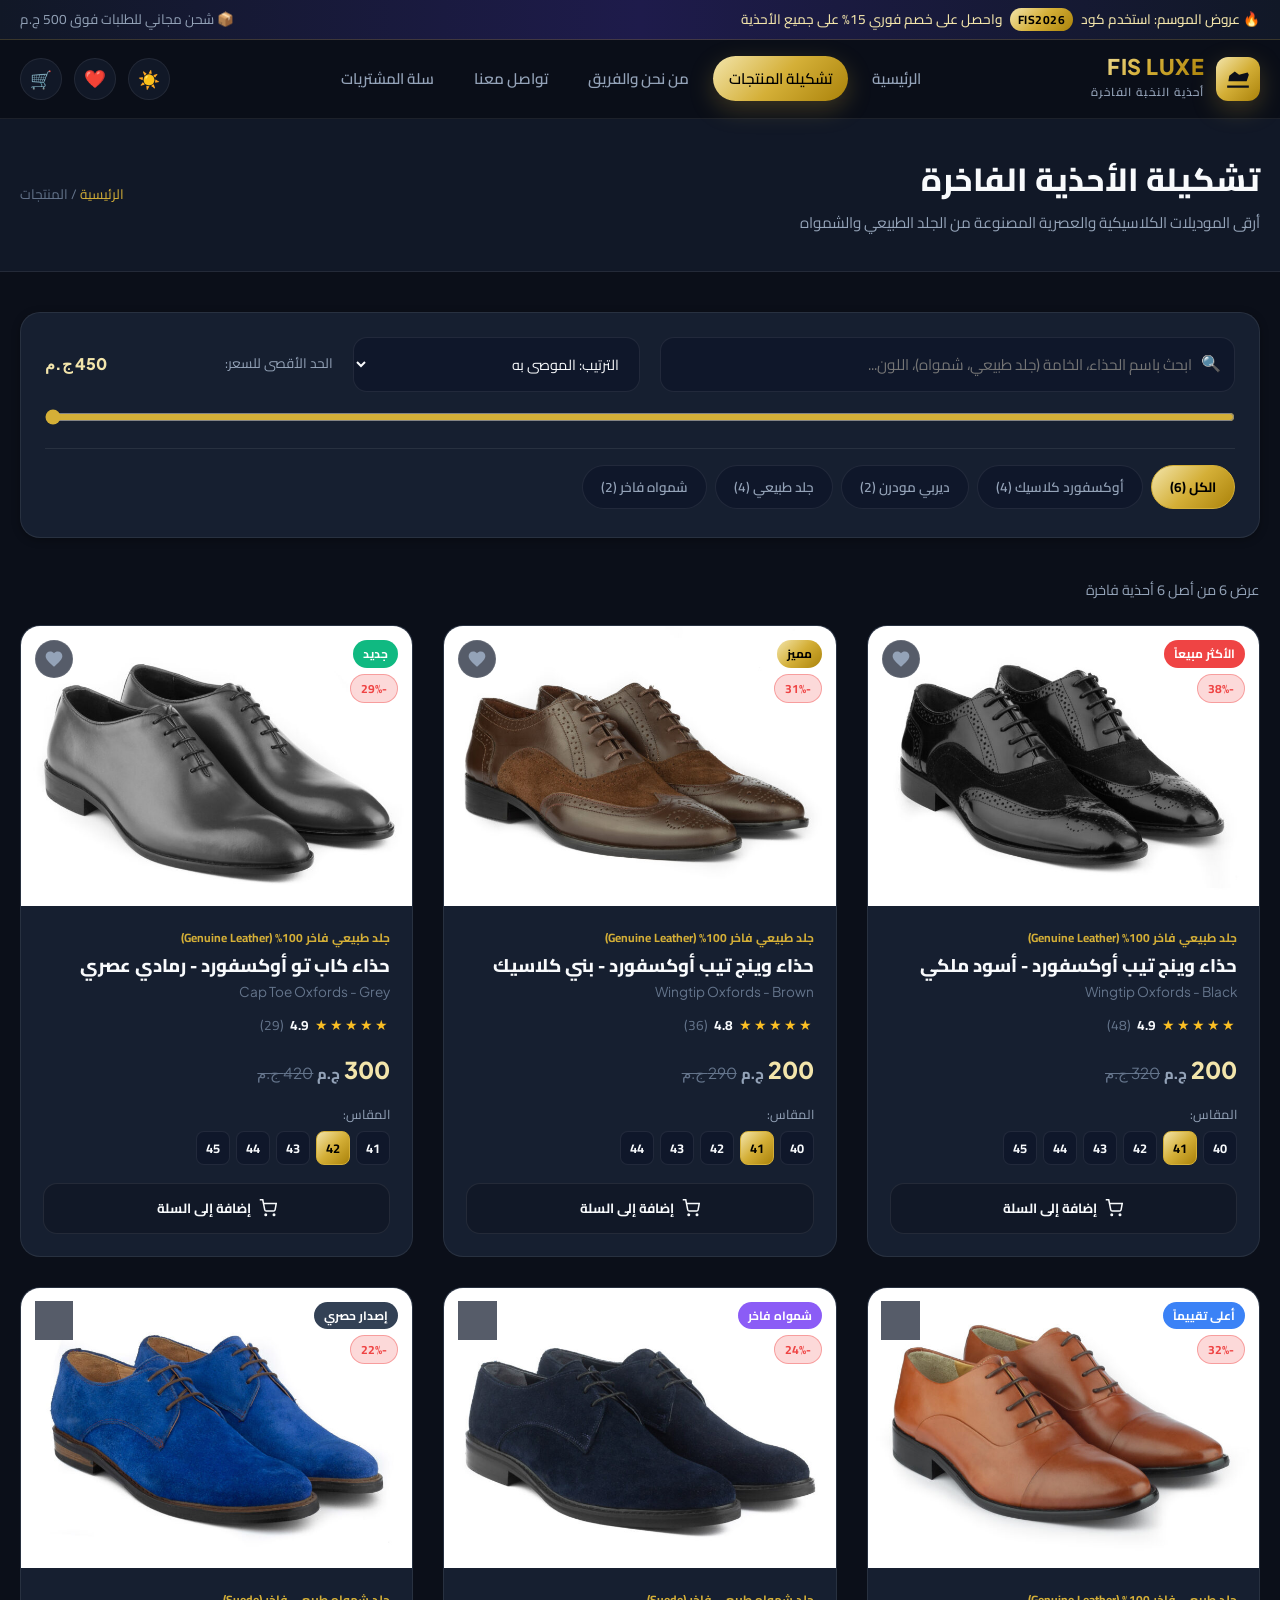
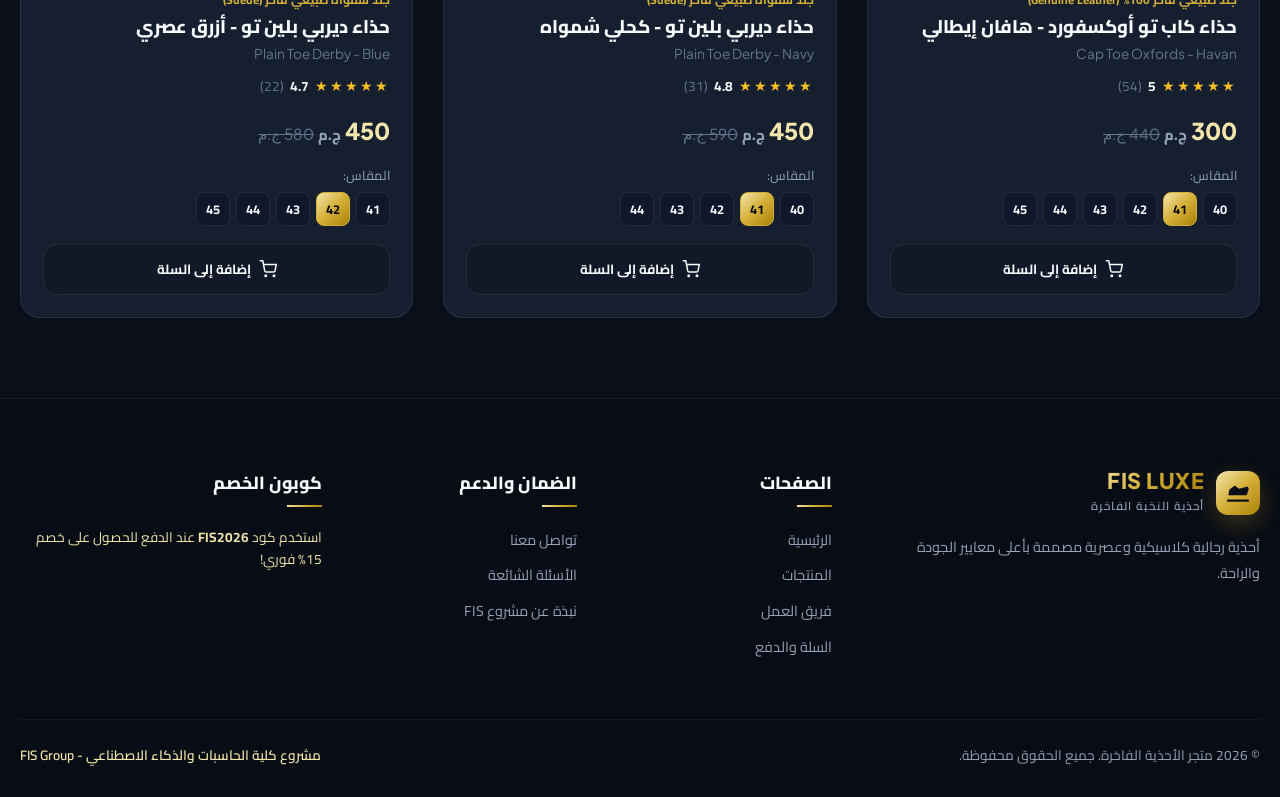
<file: products.html>
<!DOCTYPE html>
<html lang="ar" dir="rtl" data-theme="dark">
<head>
    <meta charset="UTF-8">
    <meta name="viewport" content="width=device-width, initial-scale=1.0">
    <title>كتالوج الأحذية الفاخرة | FIS Luxe Footwear</title>
    
    <link rel="preconnect" href="https://fonts.googleapis.com">
    <link rel="preconnect" href="https://fonts.gstatic.com" crossorigin>
    <link href="https://fonts.googleapis.com/css2?family=Cairo:wght@300;400;500;600;700;800;900&family=Plus+Jakarta+Sans:wght@400;500;600;700;800&display=swap" rel="stylesheet">
    <link rel="stylesheet" href="css/style.css">
</head>
<body>

    <!-- الشريط العلوي -->
    <div class="top-bar">
        <div class="container">
            <div class="top-bar-msg">
                <span>🔥 عروض الموسم: استخدم كود</span>
                <span class="coupon-pill">FIS2026</span>
                <span>واحصل على خصم فوري 15% على جميع الأحذية</span>
            </div>
            <div class="top-bar-contact">
                <a href="cart.html">📦 شحن مجاني للطلبات فوق 500 ج.م</a>
            </div>
        </div>
    </div>

    <!-- الهيدر -->
    <header class="main-header">
        <div class="container">
            <nav class="navbar">
                <a href="index.html" class="brand-logo">
                    <div class="logo-icon-box">
                        <svg viewBox="0 0 24 24">
                            <path d="M2 18h20v2H2v-2zm1.15-4.05L4 9l5-4 4 3 7.85-2.05L22 8l-2 6H3.15z"/>
                        </svg>
                    </div>
                    <div class="brand-text">
                        <h1>FIS LUXE</h1>
                        <span>أحذية النخبة الفاخرة</span>
                    </div>
                </a>

                <ul class="nav-links">
                    <li><a href="index.html" class="nav-link">الرئيسية</a></li>
                    <li><a href="products.html" class="nav-link active">تشكيلة المنتجات</a></li>
                    <li><a href="about.html" class="nav-link">من نحن والفريق</a></li>
                    <li><a href="contact.html" class="nav-link">تواصل معنا</a></li>
                    <li><a href="cart.html" class="nav-link">سلة المشتريات</a></li>
                </ul>

                <div class="header-actions">
                    <button class="action-btn btn-theme-toggle" title="تبديل المظهر">
                        <span class="theme-icon">☀️</span>
                    </button>

                    <a href="products.html" class="action-btn" title="المفضلة">
                        <span>❤️</span>
                        <span class="action-badge wishlist-count-badge">0</span>
                    </a>

                    <button class="action-btn btn-cart-toggle" title="سلة المشتريات">
                        <span>🛒</span>
                        <span class="action-badge cart-count-badge">0</span>
                    </button>

                    <button class="action-btn mobile-nav-toggle" aria-label="فتح القائمة">
                        <span>☰</span>
                    </button>
                </div>
            </nav>
        </div>
    </header>

    <div id="nav-overlay" class="drawer-overlay"></div>

    <!-- ترويسة الصفحة -->
    <div style="background: var(--bg-secondary); border-bottom: 1px solid var(--border-color); padding: 35px 0;">
        <div class="container">
            <div style="display: flex; justify-content: space-between; align-items: center; flex-wrap: wrap; gap: 15px;">
                <div>
                    <h1 style="font-size: 2rem; font-weight: 800; margin-bottom: 6px;">تشكيلة الأحذية الفاخرة</h1>
                    <p style="color: var(--text-secondary); font-size: 0.95rem;">
                        أرقى الموديلات الكلاسيكية والعصرية المصنوعة من الجلد الطبيعي والشمواه
                    </p>
                </div>
                <div style="font-size: 0.85rem; color: var(--text-muted);">
                    <a href="index.html" style="color: var(--gold-primary);">الرئيسية</a> / <span>المنتجات</span>
                </div>
            </div>
        </div>
    </div>

    <!-- قسم الفلاتر والمنتجات -->
    <section class="products-section" style="padding-top: 40px;">
        <div class="container">
            <!-- شريط الفلاتر والبحث المتطور -->
            <div class="filter-wrapper">
                <div class="filter-grid">
                    <!-- حقل البحث الحي -->
                    <div class="search-box">
                        <input type="text" id="catalog-search" placeholder="ابحث باسم الحذاء، الخامة (جلد طبيعي، شمواه)، اللون..." autocomplete="off">
                        <span class="search-icon">🔍</span>
                    </div>

                    <!-- الترتيب -->
                    <div>
                        <select id="catalog-sort" class="sort-select">
                            <option value="featured">الترتيب: الموصى به</option>
                            <option value="price-asc">السعر: من الأقل للأعلى</option>
                            <option value="price-desc">السعر: من الأعلى للأقل</option>
                            <option value="rating">الأعلى تقييماً ★</option>
                        </select>
                    </div>

                    <!-- نطاق السعر والمؤشر -->
                    <div style="display: flex; align-items: center; justify-content: space-between;">
                        <span style="font-size: 0.85rem; color: var(--text-secondary);">الحد الأقصى للسعر:</span>
                        <span id="price-val" style="font-weight: 800; color: var(--gold-light); font-family: var(--font-english);">450 ج.م</span>
                    </div>
                </div>

                <div style="margin-top: 15px;">
                    <input type="range" id="price-range" min="200" max="450" step="50" value="450" style="width: 100%; accent-color: var(--gold-primary); cursor: pointer;">
                </div>

                <!-- أزرار التصنيفات السريعة -->
                <div class="filter-categories" id="filter-categories">
                    <button class="cat-btn active" data-cat="all">الكل (6)</button>
                    <button class="cat-btn" data-cat="oxford">أوكسفورد كلاسيك (4)</button>
                    <button class="cat-btn" data-cat="derby">ديربي مودرن (2)</button>
                    <button class="cat-btn" data-cat="leather">جلد طبيعي (4)</button>
                    <button class="cat-btn" data-cat="suede">شمواه فاخر (2)</button>
                </div>
            </div>

            <!-- معلومات عدد النتائج -->
            <div style="display: flex; justify-content: space-between; align-items: center; margin-bottom: 24px;">
                <span id="results-count" style="font-size: 0.9rem; color: var(--text-secondary);">عرض 6 أحذية فاخرة</span>
                <button id="btn-clear-filters" class="btn btn-secondary" style="padding: 6px 14px; font-size: 0.8rem; display: none;">
                    ✕ إعادة ضبط الفلاتر
                </button>
            </div>

            <!-- شبكة المنتجات -->
            <div class="products-grid" id="catalog-grid">
                <!-- سيتم وضع البطاقات ديناميكياً هنا -->
            </div>

            <!-- حالة عدم وجود نتائج للبحث -->
            <div id="no-results-view" style="display: none; text-align: center; padding: 60px 20px;">
                <div style="font-size: 4rem; margin-bottom: 16px;">👞🔍</div>
                <h3 style="font-size: 1.5rem; font-weight: 800; margin-bottom: 10px;">عذراً، لم نجد أحذية تطابق بحثك!</h3>
                <p style="color: var(--text-secondary); max-width: 500px; margin: 0 auto 24px;">
                    جرّب البحث بكلمة مختلفة مثل "أوكسفورد" أو "ديربي" أو "شمواه"، أو قم بإعادة ضبط نطاق السعر.
                </p>
                <button class="btn btn-primary" onclick="resetFilters()">عرض كل الأحذية</button>
            </div>
        </div>
    </section>

    <!-- تذييل الصفحة -->
    <footer class="main-footer">
        <div class="container">
            <div class="footer-grid">
                <div class="footer-col footer-about">
                    <div class="brand-logo" style="margin-bottom: 16px;">
                        <div class="logo-icon-box">
                            <svg viewBox="0 0 24 24">
                                <path d="M2 18h20v2H2v-2zm1.15-4.05L4 9l5-4 4 3 7.85-2.05L22 8l-2 6H3.15z"/>
                            </svg>
                        </div>
                        <div class="brand-text">
                            <h1>FIS LUXE</h1>
                            <span>أحذية النخبة الفاخرة</span>
                        </div>
                    </div>
                    <p>أحذية رجالية كلاسيكية وعصرية مصممة بأعلى معايير الجودة والراحة.</p>
                </div>
                <div class="footer-col">
                    <h4>الصفحات</h4>
                    <ul class="footer-links">
                        <li><a href="index.html">الرئيسية</a></li>
                        <li><a href="products.html">المنتجات</a></li>
                        <li><a href="about.html">فريق العمل</a></li>
                        <li><a href="cart.html">السلة والدفع</a></li>
                    </ul>
                </div>
                <div class="footer-col">
                    <h4>الضمان والدعم</h4>
                    <ul class="footer-links">
                        <li><a href="contact.html">تواصل معنا</a></li>
                        <li><a href="contact.html#faq">الأسئلة الشائعة</a></li>
                        <li><a href="about.html">نبذة عن مشروع FIS</a></li>
                    </ul>
                </div>
                <div class="footer-col">
                    <h4>كوبون الخصم</h4>
                    <p style="font-size: 0.85rem; color: var(--gold-light);">
                        استخدم كود <strong>FIS2026</strong> عند الدفع للحصول على خصم 15% فوري!
                    </p>
                </div>
            </div>
            <div class="footer-bottom">
                <p>&copy; 2026 متجر الأحذية الفاخرة. جميع الحقوق محفوظة.</p>
                <p class="footer-credits">مشروع كلية الحاسبات والذكاء الاصطناعي - FIS Group</p>
            </div>
        </div>
    </footer>

    <!-- السلة الجانبية -->
    <div id="drawer-overlay" class="drawer-overlay"></div>
    <aside id="cart-drawer" class="cart-drawer">
        <div class="drawer-header">
            <h3>سلة المشتريات (<span class="cart-count-badge">0</span>)</h3>
            <button id="btn-close-drawer" class="drawer-close-btn">&times;</button>
        </div>
        <div class="drawer-body" id="drawer-items-list"></div>
        <div class="drawer-footer" id="drawer-footer"></div>
    </aside>

    <button id="btn-back-to-top" class="btn-back-to-top" title="الرجوع للأعلى">↑</button>

    <script src="js/products-data.js"></script>
    <script src="js/store.js"></script>
    <script src="js/main.js"></script>

    <script>
        // منطق فلترة وترتيب وبحث صفحة الكتالوج
        let activeCategory = 'all';
        let searchQuery = '';
        let maxPrice = 450;
        let sortOption = 'featured';

        function renderCatalog() {
            const container = document.getElementById('catalog-grid');
            const noResults = document.getElementById('no-results-view');
            const countLabel = document.getElementById('results-count');
            const clearBtn = document.getElementById('btn-clear-filters');

            let filtered = PRODUCTS.filter(p => {
                // فلتر الفئة
                let matchCat = false;
                if (activeCategory === 'all') matchCat = true;
                else if (activeCategory === 'oxford') matchCat = p.category === 'oxford';
                else if (activeCategory === 'derby') matchCat = p.category === 'derby';
                else if (activeCategory === 'leather') matchCat = p.material.includes('Genuine Leather') || p.material.includes('جلد طبيعي');
                else if (activeCategory === 'suede') matchCat = p.material.includes('Suede') || p.material.includes('شمواه');

                // فلتر البحث
                const q = searchQuery.toLowerCase().trim();
                let matchSearch = true;
                if (q) {
                    matchSearch = p.title.toLowerCase().includes(q) ||
                                  p.titleAr.includes(q) ||
                                  p.material.toLowerCase().includes(q) ||
                                  p.description.toLowerCase().includes(q);
                }

                // فلتر السعر
                const matchPrice = p.price <= maxPrice;

                return matchCat && matchSearch && matchPrice;
            });

            // الترتيب
            if (sortOption === 'price-asc') {
                filtered.sort((a, b) => a.price - b.price);
            } else if (sortOption === 'price-desc') {
                filtered.sort((a, b) => b.price - a.price);
            } else if (sortOption === 'rating') {
                filtered.sort((a, b) => b.rating - a.rating);
            }

            // عرض أو إخفاء زر التصفير
            if (activeCategory !== 'all' || searchQuery !== '' || maxPrice < 450) {
                clearBtn.style.display = 'inline-block';
            } else {
                clearBtn.style.display = 'none';
            }

            // رسم الكروت
            countLabel.textContent = `عرض ${filtered.length} من أصل ${PRODUCTS.length} أحذية فاخرة`;

            if (filtered.length === 0) {
                container.innerHTML = '';
                noResults.style.display = 'block';
            } else {
                noResults.style.display = 'none';
                container.innerHTML = filtered.map(p => createProductCardHTML(p)).join('');
            }

            Store.updateWishlistIcons();
        }

        function resetFilters() {
            activeCategory = 'all';
            searchQuery = '';
            maxPrice = 450;
            sortOption = 'featured';

            document.getElementById('catalog-search').value = '';
            document.getElementById('catalog-sort').value = 'featured';
            document.getElementById('price-range').value = 450;
            document.getElementById('price-val').textContent = '450 ج.م';

            document.querySelectorAll('.cat-btn').forEach(b => {
                b.classList.toggle('active', b.getAttribute('data-cat') === 'all');
            });

            renderCatalog();
        }

        document.addEventListener('DOMContentLoaded', () => {
            // البحث
            document.getElementById('catalog-search').addEventListener('input', (e) => {
                searchQuery = e.target.value;
                renderCatalog();
            });

            // الترتيب
            document.getElementById('catalog-sort').addEventListener('change', (e) => {
                sortOption = e.target.value;
                renderCatalog();
            });

            // السلايدر
            const range = document.getElementById('price-range');
            const priceVal = document.getElementById('price-val');
            range.addEventListener('input', (e) => {
                maxPrice = Number(e.target.value);
                priceVal.textContent = `${maxPrice} ج.م`;
                renderCatalog();
            });

            // أزرار التصنيفات
            document.querySelectorAll('.cat-btn').forEach(btn => {
                btn.addEventListener('click', () => {
                    document.querySelectorAll('.cat-btn').forEach(b => b.classList.remove('active'));
                    btn.classList.add('active');
                    activeCategory = btn.getAttribute('data-cat');
                    renderCatalog();
                });
            });

            // زر إعادة الضبط
            document.getElementById('btn-clear-filters').addEventListener('click', resetFilters);

            // التحميل الأولي
            renderCatalog();
        });
    </script>
</body>
</html>
</file>
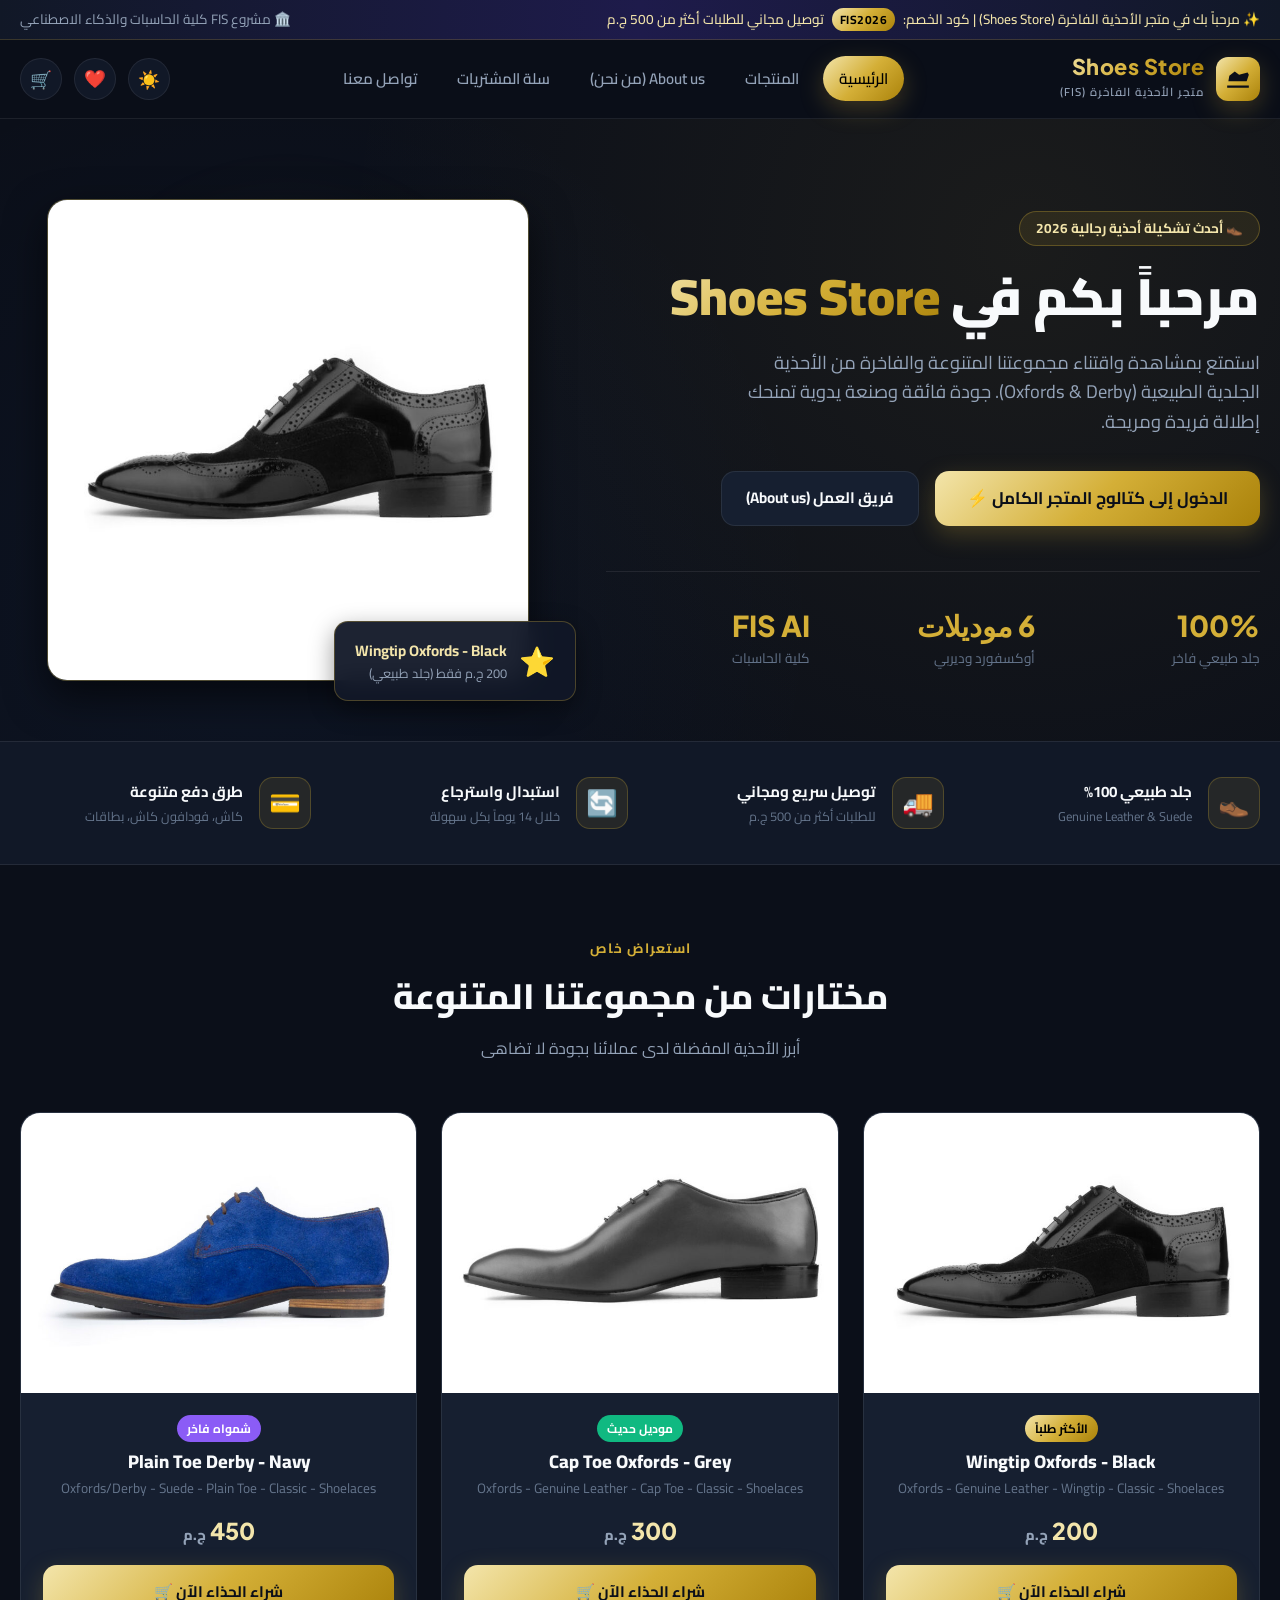
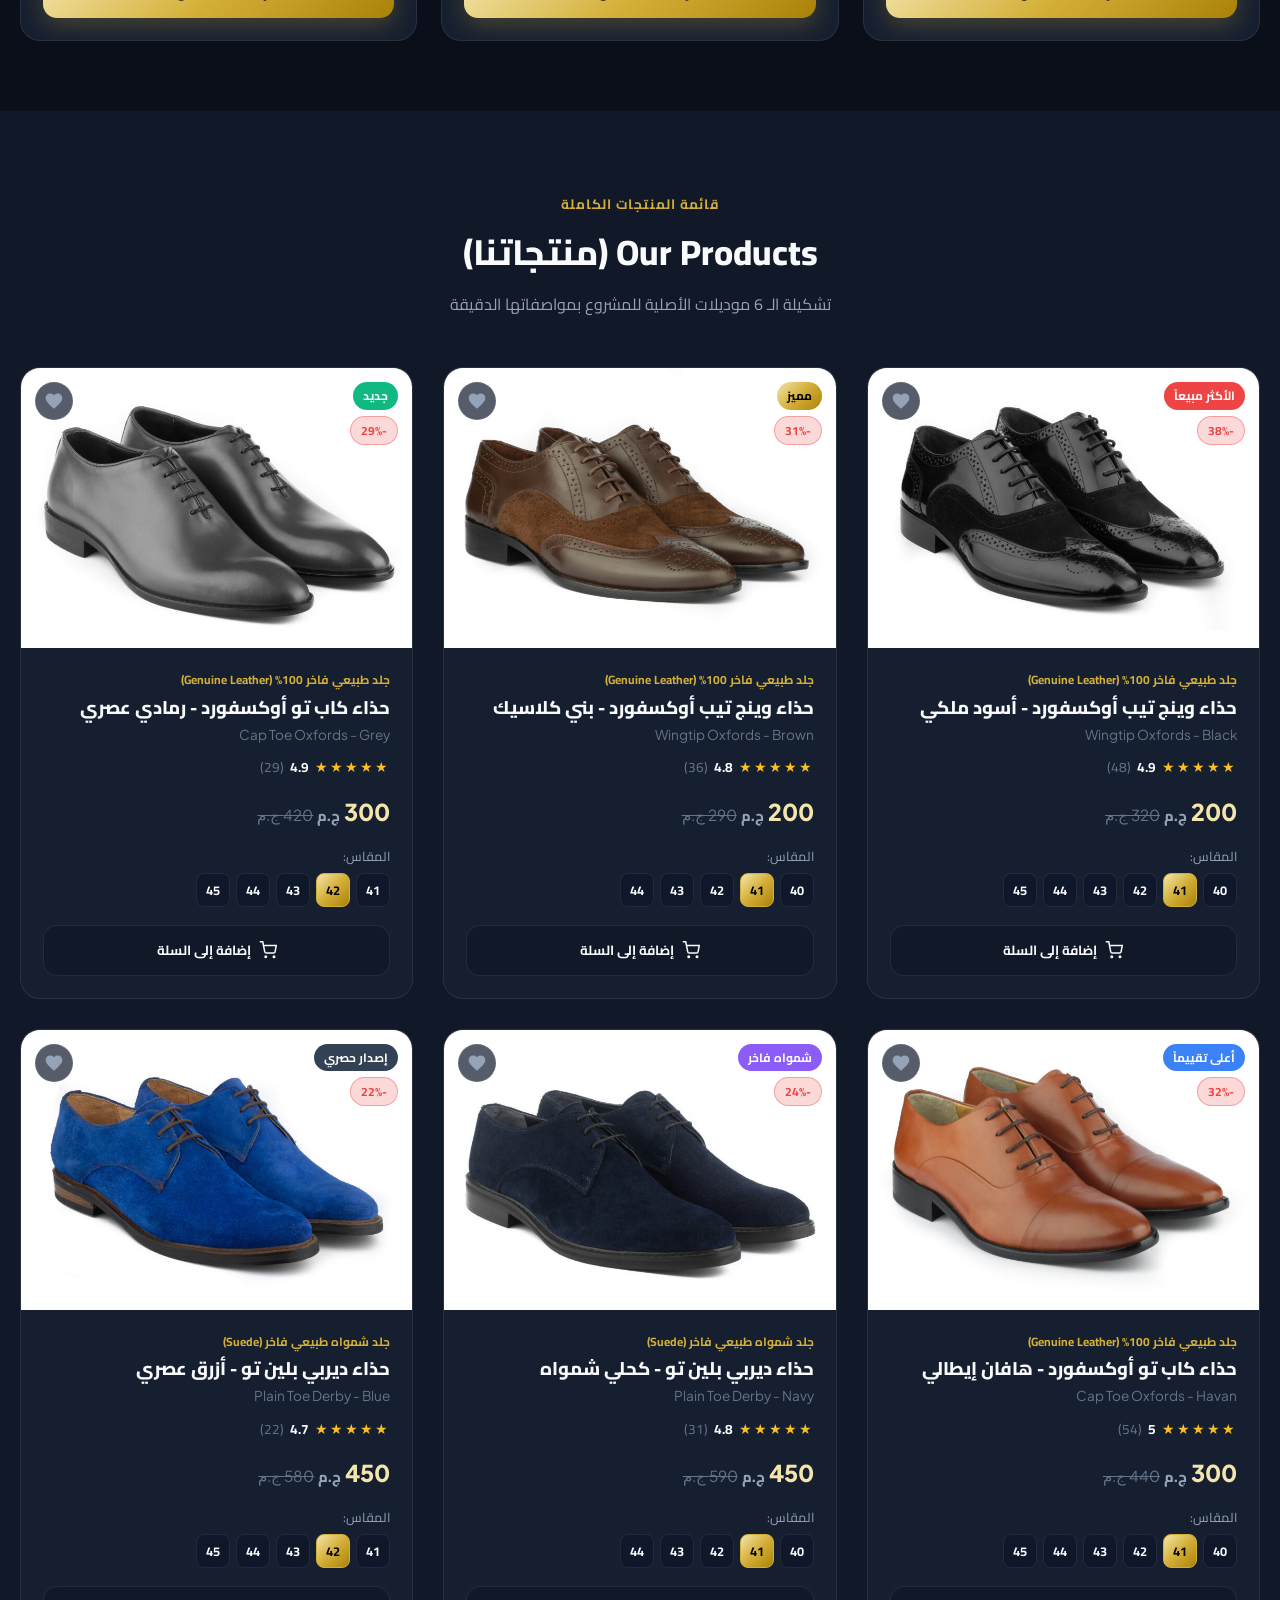
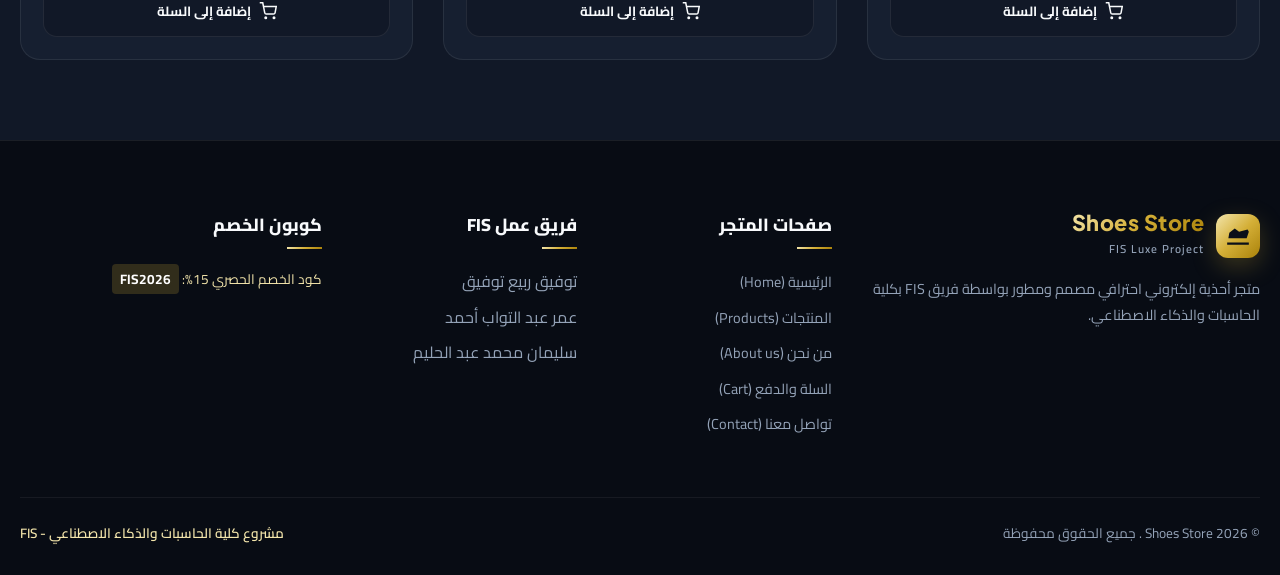
<file: v.html>
<!DOCTYPE html>
<html lang="ar" dir="rtl" data-theme="dark">
<head>
    <meta charset="UTF-8">
    <meta name="viewport" content="width=device-width, initial-scale=1.0">
    <title>Shoes Store | متجر الأحذية الفاخرة - FIS Group</title>
    
    <!-- الخطوط الحديثة -->
    <link rel="preconnect" href="https://fonts.googleapis.com">
    <link rel="preconnect" href="https://fonts.gstatic.com" crossorigin>
    <link href="https://fonts.googleapis.com/css2?family=Cairo:wght@300;400;500;600;700;800;900&family=Plus+Jakarta+Sans:wght@400;500;600;700;800&display=swap" rel="stylesheet">
    
    <!-- النمط العصري الفاخر -->
    <link rel="stylesheet" href="css/style.css">
</head>
<body>

    <!-- الشريط الإعلاني العلوي -->
    <div class="top-bar">
        <div class="container">
            <div class="top-bar-msg">
                <span>✨ مرحباً بك في متجر الأحذية الفاخرة (Shoes Store) | كود الخصم:</span>
                <span class="coupon-pill">FIS2026</span>
                <span>توصيل مجاني للطلبات أكثر من 500 ج.م</span>
            </div>
            <div class="top-bar-contact">
                <a href="about.html">🏛️ مشروع FIS كلية الحاسبات والذكاء الاصطناعي</a>
            </div>
        </div>
    </div>

    <!-- ترويسة المتجر المحدثة -->
    <header class="main-header">
        <div class="container">
            <nav class="navbar">
                <!-- الشعار -->
                <a href="v.html" class="brand-logo">
                    <div class="logo-icon-box">
                        <svg viewBox="0 0 24 24">
                            <path d="M2 18h20v2H2v-2zm1.15-4.05L4 9l5-4 4 3 7.85-2.05L22 8l-2 6H3.15z"/>
                        </svg>
                    </div>
                    <div class="brand-text">
                        <h1>Shoes Store</h1>
                        <span>متجر الأحذية الفاخرة (FIS)</span>
                    </div>
                </a>

                <!-- روابط التنقل -->
                <ul class="nav-links">
                    <li><a href="v.html" id="homeLink" class="nav-link active">الرئيسية</a></li>
                    <li><a href="products.html" id="productsLink" class="nav-link">المنتجات</a></li>
                    <li><a href="v2.html" id="aboutuslink" class="nav-link">About us (من نحن)</a></li>
                    <li><a href="cart.html" class="nav-link">سلة المشتريات</a></li>
                    <li><a href="contact.html" class="nav-link">تواصل معنا</a></li>
                </ul>

                <!-- أدوات الهيدر -->
                <div class="header-actions">
                    <button class="action-btn btn-theme-toggle" title="تبديل المظهر">
                        <span class="theme-icon">☀️</span>
                    </button>

                    <a href="products.html" class="action-btn" title="المفضلة">
                        <span>❤️</span>
                        <span class="action-badge wishlist-count-badge">0</span>
                    </a>

                    <button class="action-btn btn-cart-toggle" title="سلة المشتريات">
                        <span>🛒</span>
                        <span class="action-badge cart-count-badge">0</span>
                    </button>

                    <button class="action-btn mobile-nav-toggle" aria-label="فتح القائمة">
                        <span>☰</span>
                    </button>
                </div>
            </nav>
        </div>
    </header>

    <div id="nav-overlay" class="drawer-overlay"></div>

    <!-- قسم الترحيب الرئيسي المحدث بالكامل -->
    <section class="hero-section" id="title">
        <div class="container">
            <div class="hero-grid">
                <div class="hero-content">
                    <div class="hero-pill">
                        <span>👞 أحدث تشكيلة أحذية رجالية 2026</span>
                    </div>
                    <h1 class="hero-title">
                        مرحباً بكم في <span>Shoes Store</span>
                    </h1>
                    <p class="hero-desc">
                        استمتع بمشاهدة واقتناء مجموعتنا المتنوعة والفاخرة من الأحذية الجلدية الطبيعية (Oxfords & Derby). جودة فائقة وصنعة يدوية تمنحك إطلالة فريدة ومريحة.
                    </p>
                    <div class="hero-btns">
                        <a href="products.html" id="enterButton" class="btn btn-primary" style="font-size: 1.05rem; padding: 14px 32px;">
                            <span>الدخول إلى كتالوج المتجر الكامل ⚡</span>
                        </a>
                        <a href="v2.html" class="btn btn-secondary">
                            <span>فريق العمل (About us)</span>
                        </a>
                    </div>
                    <div class="hero-stats">
                        <div class="stat-item">
                            <h3>100%</h3>
                            <p>جلد طبيعي فاخر</p>
                        </div>
                        <div class="stat-item">
                            <h3>6 موديلات</h3>
                            <p>أوكسفورد وديربي</p>
                        </div>
                        <div class="stat-item">
                            <h3>FIS AI</h3>
                            <p>كلية الحاسبات</p>
                        </div>
                    </div>
                </div>

                <div class="hero-visual">
                    <div class="hero-card-glow"></div>
                    <div class="hero-image-wrapper">
                        <img src="./img/s11.jpg" alt="Wingtip Oxfords - Black">
                    </div>
                    <div class="hero-floating-card">
                        <div class="floating-icon">⭐</div>
                        <div class="floating-text">
                            <h4>Wingtip Oxfords - Black</h4>
                            <p>200 ج.م فقط (جلد طبيعي)</p>
                        </div>
                    </div>
                </div>
            </div>
        </div>
    </section>

    <!-- شريط المزايا -->
    <section class="features-strip">
        <div class="container">
            <div class="features-grid">
                <div class="feature-box">
                    <div class="feature-icon">👞</div>
                    <div class="feature-info">
                        <h4>جلد طبيعي 100%</h4>
                        <p>Genuine Leather & Suede</p>
                    </div>
                </div>
                <div class="feature-box">
                    <div class="feature-icon">🚚</div>
                    <div class="feature-info">
                        <h4>توصيل سريع ومجاني</h4>
                        <p>للطلبات أكثر من 500 ج.م</p>
                    </div>
                </div>
                <div class="feature-box">
                    <div class="feature-icon">🔄</div>
                    <div class="feature-info">
                        <h4>استبدال واسترجاع</h4>
                        <p>خلال 14 يوماً بكل سهولة</p>
                    </div>
                </div>
                <div class="feature-box">
                    <div class="feature-icon">💳</div>
                    <div class="feature-info">
                        <h4>طرق دفع متنوعة</h4>
                        <p>كاش، فودافون كاش، بطاقات</p>
                    </div>
                </div>
            </div>
        </div>
    </section>

    <!-- قسم الثلاثي المميز (Welcome Center Products) -->
    <section id="welcome" style="padding: 70px 0; background: var(--bg-main);">
        <div class="container">
            <div class="section-header">
                <span class="section-tag">استعراض خاص</span>
                <h2 class="section-title">مختارات من مجموعتنا المتنوعة</h2>
                <p class="section-subtitle">أبرز الأحذية المفضلة لدى عملائنا بجودة لا تضاهى</p>
            </div>

            <div style="display: grid; grid-template-columns: repeat(auto-fit, minmax(300px, 1fr)); gap: 24px;">
                <!-- حذاء 1 -->
                <div class="product-card" onclick="openQuickView(1)" style="cursor: pointer;">
                    <div class="product-media">
                        <img src="./img/s11.jpg" alt="Wingtip Oxfords - Black" class="product-img">
                    </div>
                    <div class="product-body" style="text-align: center;">
                        <span class="product-badge badge-gold" style="margin: 0 auto 8px;">الأكثر طلباً</span>
                        <h3 class="product-title">Wingtip Oxfords - Black</h3>
                        <p style="color: var(--text-muted); font-size: 0.85rem; margin-bottom: 12px;">Oxfords - Genuine Leather - Wingtip - Classic - Shoelaces</p>
                        <div class="product-price-row" style="justify-content: center;">
                            <span class="current-price">200 <small>ج.م</small></span>
                        </div>
                        <button class="btn btn-primary w-100" onclick="event.stopPropagation(); Store.addToCart(1, 42, 1)">
                            شراء الحذاء الآن 🛒
                        </button>
                    </div>
                </div>

                <!-- حذاء 2 -->
                <div class="product-card" onclick="openQuickView(3)" style="cursor: pointer;">
                    <div class="product-media">
                        <img src="./img/s12.jpg" alt="Cap Toe Oxfords - Grey" class="product-img">
                    </div>
                    <div class="product-body" style="text-align: center;">
                        <span class="product-badge badge-emerald" style="margin: 0 auto 8px;">موديل حديث</span>
                        <h3 class="product-title">Cap Toe Oxfords - Grey</h3>
                        <p style="color: var(--text-muted); font-size: 0.85rem; margin-bottom: 12px;">Oxfords - Genuine Leather - Cap Toe - Classic - Shoelaces</p>
                        <div class="product-price-row" style="justify-content: center;">
                            <span class="current-price">300 <small>ج.م</small></span>
                        </div>
                        <button class="btn btn-primary w-100" onclick="event.stopPropagation(); Store.addToCart(3, 42, 1)">
                            شراء الحذاء الآن 🛒
                        </button>
                    </div>
                </div>

                <!-- حذاء 3 -->
                <div class="product-card" onclick="openQuickView(5)" style="cursor: pointer;">
                    <div class="product-media">
                        <img src="./img/s13.jpg" alt="Plain Toe Derby - Navy" class="product-img">
                    </div>
                    <div class="product-body" style="text-align: center;">
                        <span class="product-badge badge-purple" style="margin: 0 auto 8px;">شمواه فاخر</span>
                        <h3 class="product-title">Plain Toe Derby - Navy</h3>
                        <p style="color: var(--text-muted); font-size: 0.85rem; margin-bottom: 12px;">Oxfords/Derby - Suede - Plain Toe - Classic - Shoelaces</p>
                        <div class="product-price-row" style="justify-content: center;">
                            <span class="current-price">450 <small>ج.م</small></span>
                        </div>
                        <button class="btn btn-primary w-100" onclick="event.stopPropagation(); Store.addToCart(5, 42, 1)">
                            شراء الحذاء الآن 🛒
                        </button>
                    </div>
                </div>
            </div>
        </div>
    </section>

    <!-- قسم المنتجات الستة الرئيسية للمتجر (Our Products) -->
    <section id="products" class="products-section" style="background: var(--bg-secondary);">
        <div class="container">
            <div class="section-header">
                <span class="section-tag">قائمة المنتجات الكاملة</span>
                <h2 class="section-title">Our Products (منتجاتنا)</h2>
                <p class="section-subtitle">تشكيلة الـ 6 موديلات الأصلية للمشروع بمواصفاتها الدقيقة</p>
            </div>

            <!-- شبكة المنتجات -->
            <div class="products-grid" id="v-products-grid">
                <!-- سيتم حقن البطاقات ديناميكياً -->
            </div>
        </div>
    </section>

    <!-- الفوتر -->
    <footer class="main-footer">
        <div class="container">
            <div class="footer-grid">
                <div class="footer-col footer-about">
                    <div class="brand-logo" style="margin-bottom: 16px;">
                        <div class="logo-icon-box">
                            <svg viewBox="0 0 24 24">
                                <path d="M2 18h20v2H2v-2zm1.15-4.05L4 9l5-4 4 3 7.85-2.05L22 8l-2 6H3.15z"/>
                            </svg>
                        </div>
                        <div class="brand-text">
                            <h1>Shoes Store</h1>
                            <span>FIS Luxe Project</span>
                        </div>
                    </div>
                    <p>متجر أحذية إلكتروني احترافي مصمم ومطور بواسطة فريق FIS بكلية الحاسبات والذكاء الاصطناعي.</p>
                </div>
                <div class="footer-col">
                    <h4>صفحات المتجر</h4>
                    <ul class="footer-links">
                        <li><a href="v.html">الرئيسية (Home)</a></li>
                        <li><a href="products.html">المنتجات (Products)</a></li>
                        <li><a href="v2.html">من نحن (About us)</a></li>
                        <li><a href="cart.html">السلة والدفع (Cart)</a></li>
                        <li><a href="contact.html">تواصل معنا (Contact)</a></li>
                    </ul>
                </div>
                <div class="footer-col">
                    <h4>فريق عمل FIS</h4>
                    <ul class="footer-links">
                        <li><span>توفيق ربيع توفيق</span></li>
                        <li><span>عمر عبد التواب أحمد</span></li>
                        <li><span>سليمان محمد عبد الحليم</span></li>
                    </ul>
                </div>
                <div class="footer-col">
                    <h4>كوبون الخصم</h4>
                    <p style="font-size: 0.85rem; color: var(--gold-light);">
                        كود الخصم الحصري 15%: <strong style="color: #fff; background: rgba(212,175,55,0.2); padding: 2px 8px; border-radius: 4px;">FIS2026</strong>
                    </p>
                </div>
            </div>
            <div class="footer-bottom">
                <p>&copy; 2026 Shoes Store . جميع الحقوق محفوظة</p>
                <p class="footer-credits">مشروع كلية الحاسبات والذكاء الاصطناعي - FIS</p>
            </div>
        </div>
    </footer>

    <!-- السلة الجانبية المنزلقة -->
    <div id="drawer-overlay" class="drawer-overlay"></div>
    <aside id="cart-drawer" class="cart-drawer">
        <div class="drawer-header">
            <h3>سلة المشتريات (<span class="cart-count-badge">0</span>)</h3>
            <button id="btn-close-drawer" class="drawer-close-btn">&times;</button>
        </div>
        <div class="drawer-body" id="drawer-items-list"></div>
        <div class="drawer-footer" id="drawer-footer"></div>
    </aside>

    <button id="btn-back-to-top" class="btn-back-to-top" title="الرجوع للأعلى">↑</button>

    <script src="js/products-data.js"></script>
    <script src="js/store.js"></script>
    <script src="js/main.js"></script>

    <script>
        document.addEventListener('DOMContentLoaded', () => {
            const grid = document.getElementById('v-products-grid');
            if (grid) {
                grid.innerHTML = PRODUCTS.map(p => createProductCardHTML(p)).join('');
            }
        });
    </script>
</body>
</html>
</file>
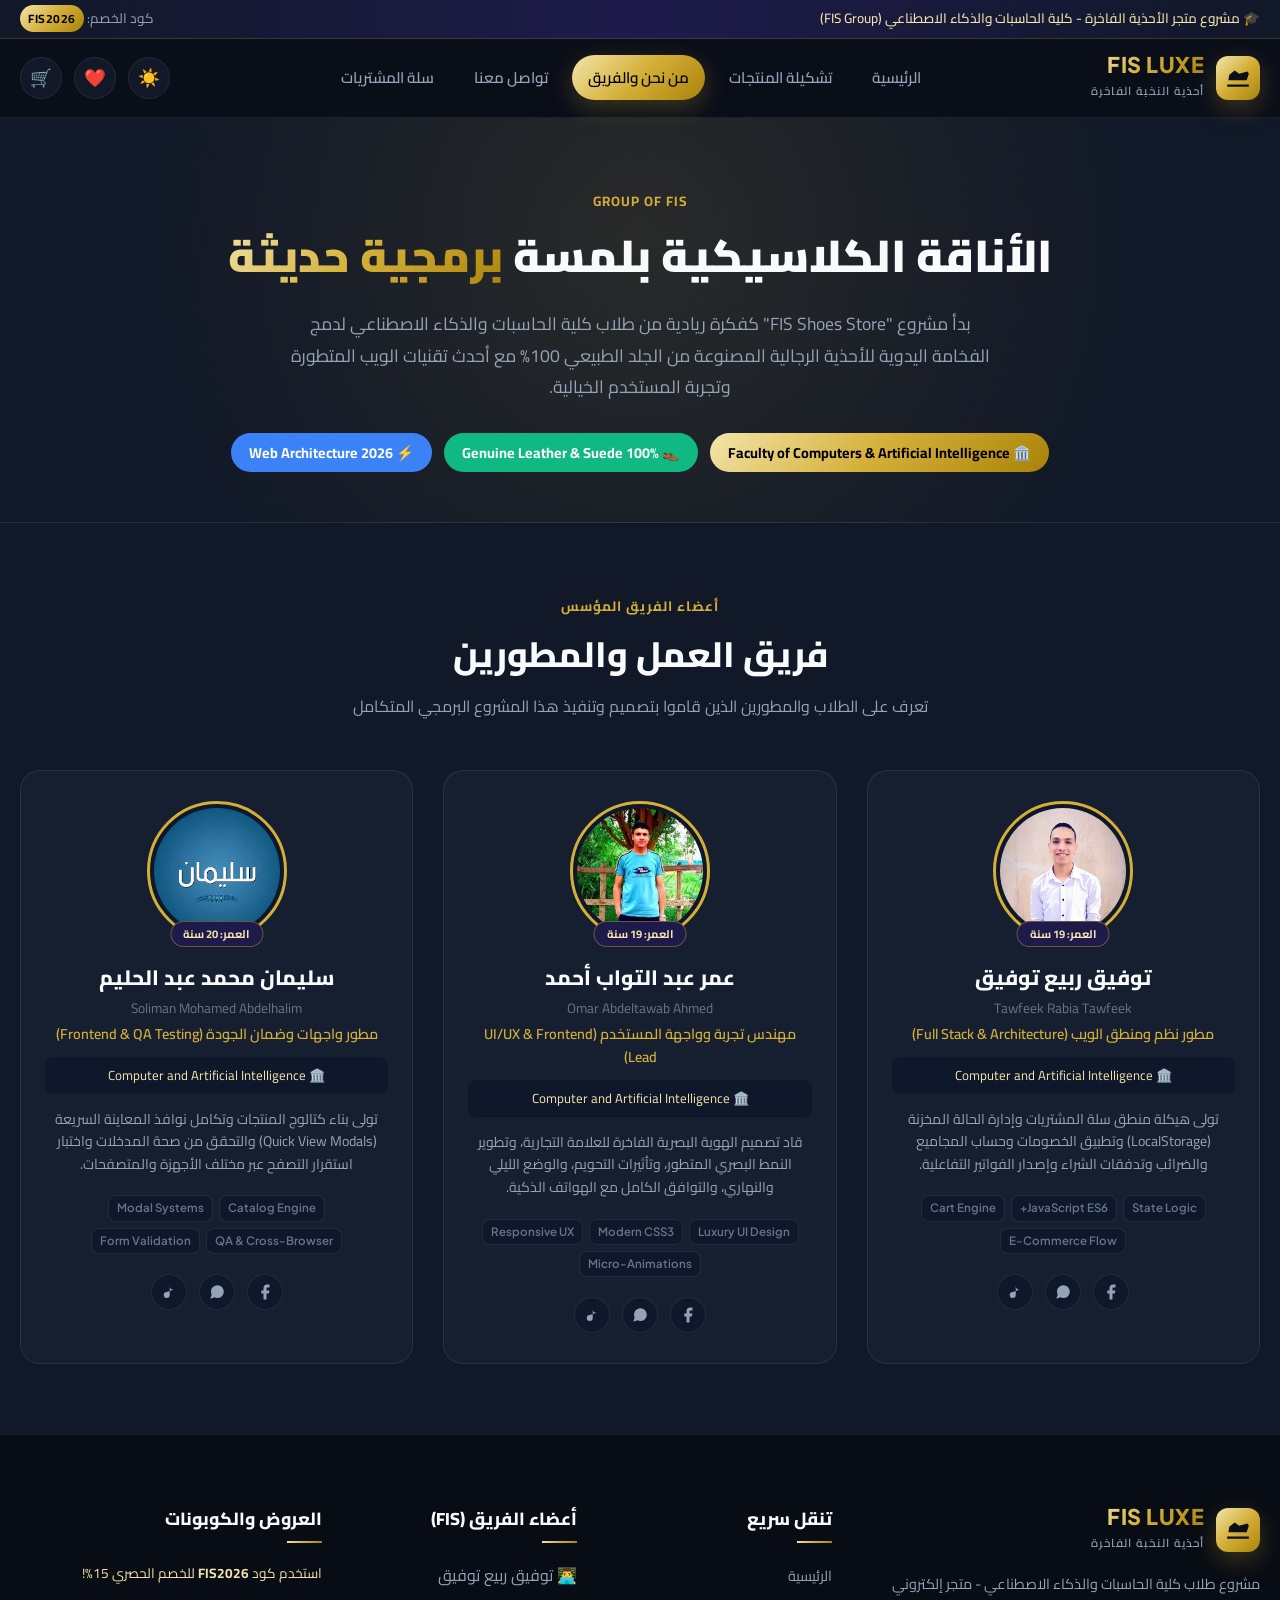
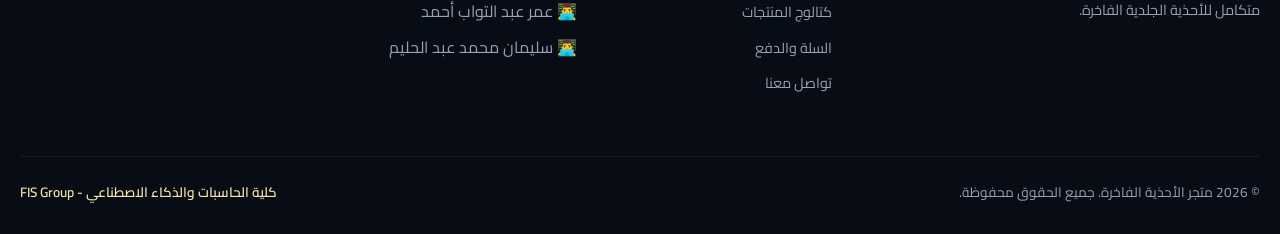
<file: v2.html>
<!DOCTYPE html>
<html lang="ar" dir="rtl" data-theme="dark">
<head>
    <meta charset="UTF-8">
    <meta name="viewport" content="width=device-width, initial-scale=1.0">
    <title>من نحن وفريق العمل (About Us) | FIS Luxe Shoes Store</title>
    
    <link rel="preconnect" href="https://fonts.googleapis.com">
    <link rel="preconnect" href="https://fonts.gstatic.com" crossorigin>
    <link href="https://fonts.googleapis.com/css2?family=Cairo:wght@300;400;500;600;700;800;900&family=Plus+Jakarta+Sans:wght@400;500;600;700;800&display=swap" rel="stylesheet">
    <link rel="stylesheet" href="css/style.css">
</head>
<body>

    <!-- الشريط العلوي -->
    <div class="top-bar">
        <div class="container">
            <div class="top-bar-msg">
                <span>🎓 مشروع متجر الأحذية الفاخرة - كلية الحاسبات والذكاء الاصطناعي (FIS Group)</span>
            </div>
            <div class="top-bar-contact">
                <a href="products.html">كود الخصم: <span class="coupon-pill">FIS2026</span></a>
            </div>
        </div>
    </div>

    <!-- الهيدر -->
    <header class="main-header">
        <div class="container">
            <nav class="navbar">
                <a href="index.html" class="brand-logo">
                    <div class="logo-icon-box">
                        <svg viewBox="0 0 24 24">
                            <path d="M2 18h20v2H2v-2zm1.15-4.05L4 9l5-4 4 3 7.85-2.05L22 8l-2 6H3.15z"/>
                        </svg>
                    </div>
                    <div class="brand-text">
                        <h1>FIS LUXE</h1>
                        <span>أحذية النخبة الفاخرة</span>
                    </div>
                </a>

                <ul class="nav-links">
                    <li><a href="index.html" class="nav-link">الرئيسية</a></li>
                    <li><a href="products.html" class="nav-link">تشكيلة المنتجات</a></li>
                    <li><a href="about.html" class="nav-link active">من نحن والفريق</a></li>
                    <li><a href="contact.html" class="nav-link">تواصل معنا</a></li>
                    <li><a href="cart.html" class="nav-link">سلة المشتريات</a></li>
                </ul>

                <div class="header-actions">
                    <button class="action-btn btn-theme-toggle" title="تبديل المظهر">
                        <span class="theme-icon">☀️</span>
                    </button>

                    <a href="products.html" class="action-btn" title="المفضلة">
                        <span>❤️</span>
                        <span class="action-badge wishlist-count-badge">0</span>
                    </a>

                    <button class="action-btn btn-cart-toggle" title="سلة المشتريات">
                        <span>🛒</span>
                        <span class="action-badge cart-count-badge">0</span>
                    </button>

                    <button class="action-btn mobile-nav-toggle" aria-label="فتح القائمة">
                        <span>☰</span>
                    </button>
                </div>
            </nav>
        </div>
    </header>

    <div id="nav-overlay" class="drawer-overlay"></div>

    <!-- ترويسة صفحة من نحن -->
    <section style="background: radial-gradient(circle at 50% 30%, rgba(212, 175, 55, 0.12) 0%, transparent 70%), var(--bg-secondary); border-bottom: 1px solid var(--border-color); padding: 70px 0 50px; text-align: center;">
        <div class="container">
            <span class="section-tag">Group of FIS</span>
            <h1 style="font-size: 2.8rem; font-weight: 900; margin-bottom: 16px;">
                الأناقة الكلاسيكية بلمسة <span style="background: var(--gold-gradient); -webkit-background-clip: text; -webkit-text-fill-color: transparent;">برمجية حديثة</span>
            </h1>
            <p style="color: var(--text-secondary); max-width: 720px; margin: 0 auto 30px; font-size: 1.1rem; line-height: 1.8;">
                بدأ مشروع "FIS Shoes Store" كفكرة ريادية من طلاب كلية الحاسبات والذكاء الاصطناعي لدمج الفخامة اليدوية للأحذية الرجالية المصنوعة من الجلد الطبيعي 100% مع أحدث تقنيات الويب المتطورة وتجربة المستخدم الخيالية.
            </p>
            <div style="display: inline-flex; gap: 12px; flex-wrap: wrap; justify-content: center;">
                <span class="product-badge badge-gold" style="font-size: 0.9rem; padding: 8px 18px;">🏛️ Faculty of Computers & Artificial Intelligence</span>
                <span class="product-badge badge-emerald" style="font-size: 0.9rem; padding: 8px 18px;">👞 100% Genuine Leather & Suede</span>
                <span class="product-badge badge-primary" style="font-size: 0.9rem; padding: 8px 18px;">⚡ Web Architecture 2026</span>
            </div>
        </div>
    </section>

    <!-- تفاصيل الفريق المطور (The 3 Core Members) -->
    <section class="team-section" style="padding: 70px 0;">
        <div class="container">
            <div class="section-header">
                <span class="section-tag">أعضاء الفريق المؤسس</span>
                <h2 class="section-title">فريق العمل والمطورين</h2>
                <p class="section-subtitle">تعرف على الطلاب والمطورين الذين قاموا بتصميم وتنفيذ هذا المشروع البرمجي المتكامل</p>
            </div>

            <div class="team-grid">
                <!-- 1. توفيق ربيع -->
                <div class="team-card">
                    <div class="team-avatar-wrapper">
                        <img src="./img/387746122_1955293314851796_1932364966814651002_n.jpg" alt="Tawfeek Rabia" class="team-avatar">
                        <span class="faculty-badge">العمر: 19 سنة</span>
                    </div>
                    <h3 class="team-name">توفيق ربيع توفيق</h3>
                    <p style="color: var(--text-muted); font-size: 0.85rem; margin-bottom: 2px;">Tawfeek Rabia Tawfeek</p>
                    <p class="team-role">مطور نظم ومنطق الويب (Full Stack & Architecture)</p>
                    <div style="background: var(--bg-input); padding: 8px 12px; border-radius: var(--radius-sm); margin-bottom: 14px; font-size: 0.82rem; color: var(--gold-light);">
                        🏛️ Computer and Artificial Intelligence
                    </div>
                    <p class="team-bio">
                        تولى هيكلة منطق سلة المشتريات وإدارة الحالة المخزنة (LocalStorage) وتطبيق الخصومات وحساب المجاميع والضرائب وتدفقات الشراء وإصدار الفواتير التفاعلية.
                    </p>
                    <div class="team-tags">
                        <span class="team-tag">State Logic</span>
                        <span class="team-tag">JavaScript ES6+</span>
                        <span class="team-tag">Cart Engine</span>
                        <span class="team-tag">E-Commerce Flow</span>
                    </div>
                    <div class="team-socials">
                        <a href="https://facebook.com" target="_blank" class="social-link" title="Facebook">
                            <svg viewBox="0 0 24 24" width="18" height="18" fill="currentColor"><path d="M18 2h-3a5 5 0 0 0-5 5v3H7v4h3v8h4v-8h3l1-4h-4V7a1 1 0 0 1 1-1h3z"></path></svg>
                        </a>
                        <a href="https://wa.me/201000000000" target="_blank" class="social-link" title="WhatsApp">
                            <svg viewBox="0 0 24 24" width="18" height="18" fill="currentColor"><path d="M21 11.5a8.38 8.38 0 0 1-.9 3.8 8.5 8.5 0 0 1-7.6 4.7 8.38 8.38 0 0 1-3.8-.9L3 21l1.9-5.7a8.38 8.38 0 0 1-.9-3.8 8.5 8.5 0 0 1 4.7-7.6 8.38 8.38 0 0 1 3.8-.9h.5a8.48 8.48 0 0 1 8 8v.5z"></path></svg>
                        </a>
                        <a href="https://tiktok.com" target="_blank" class="social-link" title="TikTok">
                            <svg viewBox="0 0 24 24" width="18" height="18" fill="currentColor"><path d="M9 12a4 4 0 1 0 4 4V4a5 5 0 0 0 5 5"></path></svg>
                        </a>
                    </div>
                </div>

                <!-- 2. عمر عبد التواب -->
                <div class="team-card">
                    <div class="team-avatar-wrapper">
                        <img src="./img/289078761_136583772325810_8293142301591594756_n.jpg" alt="Omar Abdeltawab" class="team-avatar">
                        <span class="faculty-badge">العمر: 19 سنة</span>
                    </div>
                    <h3 class="team-name">عمر عبد التواب أحمد</h3>
                    <p style="color: var(--text-muted); font-size: 0.85rem; margin-bottom: 2px;">Omar Abdeltawab Ahmed</p>
                    <p class="team-role">مهندس تجربة وواجهة المستخدم (UI/UX & Frontend Lead)</p>
                    <div style="background: var(--bg-input); padding: 8px 12px; border-radius: var(--radius-sm); margin-bottom: 14px; font-size: 0.82rem; color: var(--gold-light);">
                        🏛️ Computer and Artificial Intelligence
                    </div>
                    <p class="team-bio">
                        قاد تصميم الهوية البصرية الفاخرة للعلامة التجارية، وتطوير النمط البصري المتطور، وتأثيرات التحويم، والوضع الليلي والنهاري، والتوافق الكامل مع الهواتف الذكية.
                    </p>
                    <div class="team-tags">
                        <span class="team-tag">Luxury UI Design</span>
                        <span class="team-tag">Modern CSS3</span>
                        <span class="team-tag">Responsive UX</span>
                        <span class="team-tag">Micro-Animations</span>
                    </div>
                    <div class="team-socials">
                        <a href="https://facebook.com" target="_blank" class="social-link" title="Facebook">
                            <svg viewBox="0 0 24 24" width="18" height="18" fill="currentColor"><path d="M18 2h-3a5 5 0 0 0-5 5v3H7v4h3v8h4v-8h3l1-4h-4V7a1 1 0 0 1 1-1h3z"></path></svg>
                        </a>
                        <a href="https://wa.me/201000000000" target="_blank" class="social-link" title="WhatsApp">
                            <svg viewBox="0 0 24 24" width="18" height="18" fill="currentColor"><path d="M21 11.5a8.38 8.38 0 0 1-.9 3.8 8.5 8.5 0 0 1-7.6 4.7 8.38 8.38 0 0 1-3.8-.9L3 21l1.9-5.7a8.38 8.38 0 0 1-.9-3.8 8.5 8.5 0 0 1 4.7-7.6 8.38 8.38 0 0 1 3.8-.9h.5a8.48 8.48 0 0 1 8 8v.5z"></path></svg>
                        </a>
                        <a href="https://tiktok.com" target="_blank" class="social-link" title="TikTok">
                            <svg viewBox="0 0 24 24" width="18" height="18" fill="currentColor"><path d="M9 12a4 4 0 1 0 4 4V4a5 5 0 0 0 5 5"></path></svg>
                        </a>
                    </div>
                </div>

                <!-- 3. سليمان محمد -->
                <div class="team-card">
                    <div class="team-avatar-wrapper">
                        <img src="./img/images.jpeg" alt="Soliman Mohamed" class="team-avatar">
                        <span class="faculty-badge">العمر: 20 سنة</span>
                    </div>
                    <h3 class="team-name">سليمان محمد عبد الحليم</h3>
                    <p style="color: var(--text-muted); font-size: 0.85rem; margin-bottom: 2px;">Soliman Mohamed Abdelhalim</p>
                    <p class="team-role">مطور واجهات وضمان الجودة (Frontend & QA Testing)</p>
                    <div style="background: var(--bg-input); padding: 8px 12px; border-radius: var(--radius-sm); margin-bottom: 14px; font-size: 0.82rem; color: var(--gold-light);">
                        🏛️ Computer and Artificial Intelligence
                    </div>
                    <p class="team-bio">
                        تولى بناء كتالوج المنتجات وتكامل نوافذ المعاينة السريعة (Quick View Modals) والتحقق من صحة المدخلات واختبار استقرار التصفح عبر مختلف الأجهزة والمتصفحات.
                    </p>
                    <div class="team-tags">
                        <span class="team-tag">Catalog Engine</span>
                        <span class="team-tag">Modal Systems</span>
                        <span class="team-tag">QA & Cross-Browser</span>
                        <span class="team-tag">Form Validation</span>
                    </div>
                    <div class="team-socials">
                        <a href="https://facebook.com" target="_blank" class="social-link" title="Facebook">
                            <svg viewBox="0 0 24 24" width="18" height="18" fill="currentColor"><path d="M18 2h-3a5 5 0 0 0-5 5v3H7v4h3v8h4v-8h3l1-4h-4V7a1 1 0 0 1 1-1h3z"></path></svg>
                        </a>
                        <a href="https://wa.me/201000000000" target="_blank" class="social-link" title="WhatsApp">
                            <svg viewBox="0 0 24 24" width="18" height="18" fill="currentColor"><path d="M21 11.5a8.38 8.38 0 0 1-.9 3.8 8.5 8.5 0 0 1-7.6 4.7 8.38 8.38 0 0 1-3.8-.9L3 21l1.9-5.7a8.38 8.38 0 0 1-.9-3.8 8.5 8.5 0 0 1 4.7-7.6 8.38 8.38 0 0 1 3.8-.9h.5a8.48 8.48 0 0 1 8 8v.5z"></path></svg>
                        </a>
                        <a href="https://tiktok.com" target="_blank" class="social-link" title="TikTok">
                            <svg viewBox="0 0 24 24" width="18" height="18" fill="currentColor"><path d="M9 12a4 4 0 1 0 4 4V4a5 5 0 0 0 5 5"></path></svg>
                        </a>
                    </div>
                </div>
            </div>
        </div>
    </section>

    <!-- الفوتر -->
    <footer class="main-footer">
        <div class="container">
            <div class="footer-grid">
                <div class="footer-col footer-about">
                    <div class="brand-logo" style="margin-bottom: 16px;">
                        <div class="logo-icon-box">
                            <svg viewBox="0 0 24 24">
                                <path d="M2 18h20v2H2v-2zm1.15-4.05L4 9l5-4 4 3 7.85-2.05L22 8l-2 6H3.15z"/>
                            </svg>
                        </div>
                        <div class="brand-text">
                            <h1>FIS LUXE</h1>
                            <span>أحذية النخبة الفاخرة</span>
                        </div>
                    </div>
                    <p>مشروع طلاب كلية الحاسبات والذكاء الاصطناعي - متجر إلكتروني متكامل للأحذية الجلدية الفاخرة.</p>
                </div>
                <div class="footer-col">
                    <h4>تنقل سريع</h4>
                    <ul class="footer-links">
                        <li><a href="index.html">الرئيسية</a></li>
                        <li><a href="products.html">كتالوج المنتجات</a></li>
                        <li><a href="cart.html">السلة والدفع</a></li>
                        <li><a href="contact.html">تواصل معنا</a></li>
                    </ul>
                </div>
                <div class="footer-col">
                    <h4>أعضاء الفريق (FIS)</h4>
                    <ul class="footer-links">
                        <li><span>👨‍💻 توفيق ربيع توفيق</span></li>
                        <li><span>👨‍💻 عمر عبد التواب أحمد</span></li>
                        <li><span>👨‍💻 سليمان محمد عبد الحليم</span></li>
                    </ul>
                </div>
                <div class="footer-col">
                    <h4>العروض والكوبونات</h4>
                    <p style="font-size: 0.85rem; color: var(--gold-light);">
                        استخدم كود <strong>FIS2026</strong> للخصم الحصري 15%!
                    </p>
                </div>
            </div>
            <div class="footer-bottom">
                <p>&copy; 2026 متجر الأحذية الفاخرة. جميع الحقوق محفوظة.</p>
                <p class="footer-credits">كلية الحاسبات والذكاء الاصطناعي - FIS Group</p>
            </div>
        </div>
    </footer>

    <!-- السلة الجانبية -->
    <div id="drawer-overlay" class="drawer-overlay"></div>
    <aside id="cart-drawer" class="cart-drawer">
        <div class="drawer-header">
            <h3>سلة المشتريات (<span class="cart-count-badge">0</span>)</h3>
            <button id="btn-close-drawer" class="drawer-close-btn">&times;</button>
        </div>
        <div class="drawer-body" id="drawer-items-list"></div>
        <div class="drawer-footer" id="drawer-footer"></div>
    </aside>

    <button id="btn-back-to-top" class="btn-back-to-top" title="الرجوع للأعلى">↑</button>

    <script src="js/products-data.js"></script>
    <script src="js/store.js"></script>
    <script src="js/main.js"></script>
</body>
</html>
</file>
<file: css/style.css>
/* ==========================================================================
   FIS LUXURY SHOES STORE - MASTER STYLESHEET
   مشروع متجر الأحذية الفاخرة - كلية الحاسبات والذكاء الاصطناعي
   المطورون: توفيق ربيع - عمر عبد التواب - سليمان محمد
   ========================================================================== */

@import url('https://fonts.googleapis.com/css2?family=Cairo:wght@300;400;500;600;700;800;900&family=Plus+Jakarta+Sans:wght@400;500;600;700;800&display=swap');

:root {
    /* نظام الألوان الافتراضي - الوضع الليلي الفاخر (Luxury Midnight Dark) */
    --bg-main: #0B0F19;
    --bg-secondary: #111827;
    --bg-card: #161F30;
    --bg-card-hover: #1E293B;
    --bg-input: #0F172A;
    --border-color: rgba(255, 255, 255, 0.08);
    --border-hover: rgba(212, 175, 55, 0.4);

    --text-primary: #F8FAFC;
    --text-secondary: #94A3B8;
    --text-muted: #64748B;

    --gold-primary: #D4AF37;
    --gold-light: #F3E5AB;
    --gold-dark: #AA820A;
    --gold-gradient: linear-gradient(135deg, #F3E5AB 0%, #D4AF37 50%, #AA820A 100%);

    --accent-blue: #3B82F6;
    --accent-blue-hover: #2563EB;
    --accent-emerald: #10B981;
    --accent-danger: #EF4444;

    --shadow-sm: 0 2px 8px rgba(0, 0, 0, 0.3);
    --shadow-md: 0 8px 24px rgba(0, 0, 0, 0.4);
    --shadow-lg: 0 16px 40px rgba(0, 0, 0, 0.6);
    --shadow-gold: 0 8px 25px rgba(212, 175, 55, 0.25);

    --radius-sm: 8px;
    --radius-md: 14px;
    --radius-lg: 20px;
    --radius-full: 9999px;

    --transition: all 0.3s cubic-bezier(0.4, 0, 0.2, 1);
    --font-arabic: 'Cairo', sans-serif;
    --font-english: 'Plus Jakarta Sans', sans-serif;
}

/* سمة الوضع النهاري المضيء (Luxury Ivory Light) */
[data-theme="light"] {
    --bg-main: #F8FAFC;
    --bg-secondary: #FFFFFF;
    --bg-card: #FFFFFF;
    --bg-card-hover: #F1F5F9;
    --bg-input: #F8FAFC;
    --border-color: #E2E8F0;
    --border-hover: #D4AF37;

    --text-primary: #0F172A;
    --text-secondary: #475569;
    --text-muted: #94A3B8;

    --shadow-sm: 0 2px 8px rgba(0, 0, 0, 0.05);
    --shadow-md: 0 10px 25px rgba(0, 0, 0, 0.08);
    --shadow-lg: 0 20px 45px rgba(0, 0, 0, 0.12);
}

/* ==========================================================================
   إعادة الضبط والأساسيات (Reset & Base)
   ========================================================================== */
*, *::before, *::after {
    box-sizing: border-box;
    margin: 0;
    padding: 0;
}

html {
    scroll-behavior: smooth;
    font-size: 16px;
    direction: rtl; /* الاتجاه الافتراضي عربي مع توافق تام للإنجليزي */
}

body {
    background-color: var(--bg-main);
    color: var(--text-primary);
    font-family: var(--font-arabic);
    line-height: 1.6;
    overflow-x: hidden;
    min-height: 100vh;
    display: flex;
    flex-direction: column;
    transition: background-color 0.3s ease, color 0.3s ease;
}

img {
    max-width: 100%;
    height: auto;
    display: block;
}

a {
    color: inherit;
    text-decoration: none;
    transition: var(--transition);
}

button {
    font-family: inherit;
    cursor: pointer;
    border: none;
    outline: none;
    background: none;
    transition: var(--transition);
}

input, textarea, select {
    font-family: inherit;
    outline: none;
}

.container {
    width: 100%;
    max-width: 1280px;
    margin: 0 auto;
    padding: 0 20px;
}

/* ==========================================================================
   الشريط الإعلاني العلوي (Announcement Bar)
   ========================================================================== */
.top-bar {
    background: linear-gradient(90deg, #111827 0%, #1E1B4B 50%, #111827 100%);
    border-bottom: 1px solid rgba(212, 175, 55, 0.2);
    color: var(--gold-light);
    font-size: 0.85rem;
    padding: 8px 0;
    text-align: center;
}

.top-bar .container {
    display: flex;
    justify-content: space-between;
    align-items: center;
}

.top-bar-msg {
    display: flex;
    align-items: center;
    gap: 8px;
    font-weight: 500;
}

.coupon-pill {
    background: var(--gold-gradient);
    color: #000;
    font-weight: 700;
    padding: 2px 8px;
    border-radius: var(--radius-full);
    font-size: 0.75rem;
    letter-spacing: 0.5px;
}

.top-bar-contact {
    display: flex;
    gap: 16px;
    color: var(--text-secondary);
}

.top-bar-contact a:hover {
    color: var(--gold-primary);
}

/* ==========================================================================
   شريط التنقل الرئيسي الفاخر (Luxury Navbar)
   ========================================================================== */
.main-header {
    background: rgba(11, 15, 25, 0.85);
    backdrop-filter: blur(16px);
    -webkit-backdrop-filter: blur(16px);
    border-bottom: 1px solid var(--border-color);
    position: sticky;
    top: 0;
    z-index: 1000;
    transition: var(--transition);
}

[data-theme="light"] .main-header {
    background: rgba(255, 255, 255, 0.9);
}

.navbar {
    display: flex;
    align-items: center;
    justify-content: space-between;
    height: 78px;
}

/* الشعار */
.brand-logo {
    display: flex;
    align-items: center;
    gap: 12px;
}

.logo-icon-box {
    width: 44px;
    height: 44px;
    background: var(--gold-gradient);
    border-radius: 12px;
    display: flex;
    align-items: center;
    justify-content: center;
    box-shadow: var(--shadow-gold);
}

.logo-icon-box svg {
    fill: #0B0F19;
    width: 26px;
    height: 26px;
}

.brand-text h1 {
    font-size: 1.35rem;
    font-weight: 800;
    line-height: 1.1;
    background: var(--gold-gradient);
    -webkit-background-clip: text;
    -webkit-text-fill-color: transparent;
    font-family: var(--font-english);
    letter-spacing: 0.5px;
}

.brand-text span {
    font-size: 0.72rem;
    color: var(--text-secondary);
    font-weight: 600;
    letter-spacing: 1px;
}

/* روابط التنقل */
.nav-links {
    display: flex;
    align-items: center;
    gap: 8px;
    list-style: none;
}

.nav-link {
    padding: 8px 16px;
    font-weight: 600;
    font-size: 0.95rem;
    color: var(--text-secondary);
    border-radius: var(--radius-full);
    position: relative;
}

.nav-link:hover {
    color: var(--text-primary);
    background: rgba(255, 255, 255, 0.05);
}

.nav-link.active {
    color: #000;
    background: var(--gold-gradient);
    box-shadow: var(--shadow-gold);
}

[data-theme="light"] .nav-link.active {
    color: #000;
}

/* أدوات الهيدر */
.header-actions {
    display: flex;
    align-items: center;
    gap: 12px;
}

.action-btn {
    width: 42px;
    height: 42px;
    border-radius: 50%;
    background: var(--bg-secondary);
    border: 1px solid var(--border-color);
    color: var(--text-primary);
    display: flex;
    align-items: center;
    justify-content: center;
    position: relative;
    font-size: 1.1rem;
}

.action-btn:hover {
    border-color: var(--gold-primary);
    transform: translateY(-2px);
    box-shadow: var(--shadow-sm);
}

.action-badge {
    position: absolute;
    top: -4px;
    left: -4px;
    background: var(--gold-primary);
    color: #000;
    font-size: 0.7rem;
    font-weight: 800;
    width: 20px;
    height: 20px;
    border-radius: 50%;
    display: none;
    align-items: center;
    justify-content: center;
    border: 2px solid var(--bg-main);
}

.mobile-nav-toggle {
    display: none;
    font-size: 1.4rem;
}

/* ==========================================================================
   الأزرار العامة والشارات (Buttons & Badges)
   ========================================================================== */
.btn {
    display: inline-flex;
    align-items: center;
    justify-content: center;
    gap: 8px;
    padding: 12px 24px;
    border-radius: var(--radius-md);
    font-weight: 700;
    font-size: 0.95rem;
    transition: var(--transition);
    text-align: center;
}

.btn-primary {
    background: var(--gold-gradient);
    color: #0B0F19;
    box-shadow: var(--shadow-gold);
}

.btn-primary:hover {
    transform: translateY(-2px);
    box-shadow: 0 10px 30px rgba(212, 175, 55, 0.4);
    color: #000;
}

.btn-secondary {
    background: var(--bg-card);
    color: var(--text-primary);
    border: 1px solid var(--border-color);
}

.btn-secondary:hover {
    background: var(--bg-card-hover);
    border-color: var(--gold-primary);
    color: var(--gold-primary);
}

.btn-outline {
    border: 1px solid var(--gold-primary);
    color: var(--gold-primary);
}

.btn-outline:hover {
    background: var(--gold-gradient);
    color: #0B0F19;
}

.product-badge {
    padding: 4px 10px;
    border-radius: var(--radius-full);
    font-size: 0.75rem;
    font-weight: 700;
    display: inline-block;
}

.badge-gold { background: var(--gold-gradient); color: #000; }
.badge-danger { background: var(--accent-danger); color: #fff; }
.badge-emerald { background: var(--accent-emerald); color: #fff; }
.badge-primary { background: var(--accent-blue); color: #fff; }
.badge-purple { background: #8B5CF6; color: #fff; }
.badge-dark { background: #334155; color: #fff; }
.badge-discount { background: rgba(239, 68, 68, 0.2); color: #EF4444; border: 1px solid rgba(239, 68, 68, 0.4); }

/* ==========================================================================
   قسم البطل الترويجي (Hero Section)
   ========================================================================== */
.hero-section {
    position: relative;
    padding: 80px 0 60px;
    background: radial-gradient(circle at 80% 20%, rgba(212, 175, 55, 0.08) 0%, transparent 60%),
                radial-gradient(circle at 20% 80%, rgba(59, 130, 246, 0.05) 0%, transparent 50%),
                var(--bg-main);
    overflow: hidden;
}

.hero-grid {
    display: grid;
    grid-template-columns: 1.1fr 0.9fr;
    align-items: center;
    gap: 50px;
}

.hero-pill {
    display: inline-flex;
    align-items: center;
    gap: 8px;
    background: rgba(212, 175, 55, 0.1);
    border: 1px solid rgba(212, 175, 55, 0.3);
    color: var(--gold-light);
    padding: 6px 16px;
    border-radius: var(--radius-full);
    font-size: 0.85rem;
    font-weight: 700;
    margin-bottom: 20px;
}

.hero-title {
    font-size: 3.2rem;
    font-weight: 900;
    line-height: 1.2;
    margin-bottom: 20px;
}

.hero-title span {
    background: var(--gold-gradient);
    -webkit-background-clip: text;
    -webkit-text-fill-color: transparent;
}

.hero-desc {
    color: var(--text-secondary);
    font-size: 1.15rem;
    margin-bottom: 35px;
    max-width: 540px;
}

.hero-btns {
    display: flex;
    flex-wrap: wrap;
    gap: 16px;
    margin-bottom: 45px;
}

.hero-stats {
    display: grid;
    grid-template-columns: repeat(3, 1fr);
    gap: 20px;
    padding-top: 30px;
    border-top: 1px solid var(--border-color);
}

.stat-item h3 {
    font-size: 1.8rem;
    font-weight: 800;
    color: var(--gold-primary);
    font-family: var(--font-english);
}

.stat-item p {
    font-size: 0.85rem;
    color: var(--text-muted);
}

/* بطل الصورة ثلاثية الأبعاد التفاعلية */
.hero-visual {
    position: relative;
    display: flex;
    justify-content: center;
}

.hero-card-glow {
    position: absolute;
    width: 380px;
    height: 380px;
    background: radial-gradient(circle, rgba(212, 175, 55, 0.25) 0%, transparent 70%);
    border-radius: 50%;
    filter: blur(40px);
    z-index: 1;
}

.hero-image-wrapper {
    position: relative;
    z-index: 2;
    border-radius: var(--radius-lg);
    overflow: hidden;
    box-shadow: var(--shadow-lg);
    border: 1px solid rgba(212, 175, 55, 0.3);
    background: var(--bg-card);
}

.hero-image-wrapper img {
    width: 100%;
    height: 480px;
    object-fit: cover;
    transition: transform 0.6s ease;
}

.hero-image-wrapper:hover img {
    transform: scale(1.05);
}

.hero-floating-card {
    position: absolute;
    bottom: -20px;
    right: -20px;
    background: rgba(17, 24, 39, 0.95);
    backdrop-filter: blur(12px);
    border: 1px solid rgba(212, 175, 55, 0.3);
    padding: 16px 20px;
    border-radius: var(--radius-md);
    box-shadow: var(--shadow-md);
    z-index: 3;
    display: flex;
    align-items: center;
    gap: 12px;
}

.floating-icon {
    font-size: 1.8rem;
}

.floating-text h4 {
    font-size: 0.95rem;
    font-weight: 700;
    color: var(--gold-light);
}

.floating-text p {
    font-size: 0.8rem;
    color: var(--text-secondary);
}

/* ==========================================================================
   شريط المزايا والقيمة (Features Strip)
   ========================================================================== */
.features-strip {
    background: var(--bg-secondary);
    border-top: 1px solid var(--border-color);
    border-bottom: 1px solid var(--border-color);
    padding: 35px 0;
}

.features-grid {
    display: grid;
    grid-template-columns: repeat(4, 1fr);
    gap: 25px;
}

.feature-box {
    display: flex;
    align-items: center;
    gap: 16px;
}

.feature-icon {
    width: 52px;
    height: 52px;
    background: rgba(212, 175, 55, 0.1);
    border: 1px solid rgba(212, 175, 55, 0.25);
    border-radius: var(--radius-md);
    display: flex;
    align-items: center;
    justify-content: center;
    font-size: 1.6rem;
    flex-shrink: 0;
}

.feature-info h4 {
    font-size: 0.95rem;
    font-weight: 700;
    margin-bottom: 2px;
}

.feature-info p {
    font-size: 0.8rem;
    color: var(--text-muted);
}

/* ==========================================================================
   عناوين الأقسام (Section Headers)
   ========================================================================== */
.section-header {
    text-align: center;
    margin-bottom: 50px;
}

.section-tag {
    display: inline-block;
    color: var(--gold-primary);
    font-weight: 700;
    font-size: 0.85rem;
    letter-spacing: 1px;
    margin-bottom: 8px;
    text-transform: uppercase;
}

.section-title {
    font-size: 2.2rem;
    font-weight: 800;
    margin-bottom: 12px;
}

.section-subtitle {
    color: var(--text-secondary);
    font-size: 1rem;
    max-width: 600px;
    margin: 0 auto;
}

/* ==========================================================================
   بطاقات المنتجات الفاخرة (Luxury Product Cards Grid)
   ========================================================================== */
.products-section {
    padding: 80px 0;
}

.products-grid {
    display: grid;
    grid-template-columns: repeat(auto-fill, minmax(320px, 1fr));
    gap: 30px;
}

.product-card {
    background: var(--bg-card);
    border: 1px solid var(--border-color);
    border-radius: var(--radius-lg);
    overflow: hidden;
    transition: var(--transition);
    position: relative;
    display: flex;
    flex-direction: column;
}

.product-card:hover {
    transform: translateY(-8px);
    border-color: var(--border-hover);
    box-shadow: var(--shadow-md);
}

.product-badge-group {
    position: absolute;
    top: 14px;
    right: 14px;
    z-index: 5;
    display: flex;
    flex-direction: column;
    gap: 6px;
    align-items: flex-start;
}

.btn-wishlist {
    position: absolute;
    top: 14px;
    left: 14px;
    z-index: 5;
    width: 38px;
    height: 38px;
    border-radius: 50%;
    background: rgba(15, 23, 42, 0.7);
    backdrop-filter: blur(8px);
    border: 1px solid var(--border-color);
    color: #94A3B8;
    display: flex;
    align-items: center;
    justify-content: center;
}

.btn-wishlist:hover {
    color: #EF4444;
    transform: scale(1.1);
}

.btn-wishlist.active {
    color: #EF4444;
    background: rgba(239, 68, 68, 0.15);
    border-color: rgba(239, 68, 68, 0.4);
}

.product-media {
    position: relative;
    height: 280px;
    background: #0f1523;
    overflow: hidden;
    cursor: pointer;
}

[data-theme="light"] .product-media {
    background: #f1f5f9;
}

.product-img {
    width: 100%;
    height: 100%;
    object-fit: cover;
    transition: transform 0.6s ease;
}

.product-card:hover .product-img {
    transform: scale(1.08);
}

.product-quick-overlay {
    position: absolute;
    inset: 0;
    background: rgba(11, 15, 25, 0.5);
    backdrop-filter: blur(4px);
    display: flex;
    align-items: center;
    justify-content: center;
    opacity: 0;
    transition: var(--transition);
}

.product-card:hover .product-quick-overlay {
    opacity: 1;
}

.btn-quick-view {
    background: rgba(255, 255, 255, 0.95);
    color: #0B0F19;
    padding: 8px 16px;
    border-radius: var(--radius-full);
    font-weight: 700;
    font-size: 0.85rem;
    display: inline-flex;
    align-items: center;
    gap: 6px;
    transform: translateY(10px);
    transition: var(--transition);
}

.product-card:hover .btn-quick-view {
    transform: translateY(0);
}

.product-body {
    padding: 22px;
    display: flex;
    flex-direction: column;
    flex-grow: 1;
}

.product-category-tag {
    font-size: 0.75rem;
    color: var(--gold-primary);
    font-weight: 700;
    margin-bottom: 6px;
}

.product-title {
    font-size: 1.15rem;
    font-weight: 800;
    margin-bottom: 4px;
    cursor: pointer;
    line-height: 1.3;
}

.product-title:hover {
    color: var(--gold-primary);
}

.product-subtitle {
    font-size: 0.85rem;
    color: var(--text-muted);
    margin-bottom: 12px;
    font-family: var(--font-english);
}

.product-rating {
    display: flex;
    align-items: center;
    gap: 6px;
    margin-bottom: 14px;
    font-size: 0.85rem;
}

.product-rating .stars {
    color: #FBBF24;
    letter-spacing: 2px;
}

.rating-val {
    font-weight: 700;
}

.rating-count {
    color: var(--text-muted);
}

.product-price-row {
    display: flex;
    align-items: baseline;
    justify-content: space-between;
    margin-bottom: 16px;
}

.current-price {
    font-size: 1.45rem;
    font-weight: 800;
    color: var(--gold-light);
    font-family: var(--font-english);
}

.current-price small {
    font-size: 0.9rem;
    color: var(--text-secondary);
    font-family: var(--font-arabic);
}

.old-price {
    font-size: 0.95rem;
    color: var(--text-muted);
    text-decoration: line-through;
    font-family: var(--font-english);
}

.product-sizes-picker {
    margin-bottom: 18px;
}

.size-label {
    display: block;
    font-size: 0.8rem;
    color: var(--text-secondary);
    margin-bottom: 6px;
}

.size-chips {
    display: flex;
    gap: 6px;
    flex-wrap: wrap;
}

.size-chip {
    width: 34px;
    height: 34px;
    border-radius: var(--radius-sm);
    background: var(--bg-input);
    border: 1px solid var(--border-color);
    color: var(--text-primary);
    font-weight: 700;
    font-size: 0.8rem;
    display: flex;
    align-items: center;
    justify-content: center;
}

.size-chip:hover {
    border-color: var(--gold-primary);
}

.size-chip.selected {
    background: var(--gold-gradient);
    color: #000;
    border-color: var(--gold-primary);
}

.btn-add-cart {
    width: 100%;
    padding: 12px;
    border-radius: var(--radius-md);
    background: var(--bg-secondary);
    border: 1px solid var(--border-color);
    color: var(--text-primary);
    font-weight: 700;
    display: flex;
    align-items: center;
    justify-content: center;
    gap: 8px;
}

.btn-add-cart:hover {
    background: var(--gold-gradient);
    color: #000;
    border-color: var(--gold-primary);
    box-shadow: var(--shadow-gold);
}

/* ==========================================================================
   شريط الفلاتر والبحث (Products Filter Bar)
   ========================================================================== */
.filter-wrapper {
    background: var(--bg-card);
    border: 1px solid var(--border-color);
    border-radius: var(--radius-lg);
    padding: 24px;
    margin-bottom: 40px;
    box-shadow: var(--shadow-sm);
}

.filter-grid {
    display: grid;
    grid-template-columns: 2fr 1fr 1fr;
    gap: 20px;
    align-items: center;
}

.search-box {
    position: relative;
}

.search-box input {
    width: 100%;
    background: var(--bg-input);
    border: 1px solid var(--border-color);
    color: var(--text-primary);
    padding: 12px 42px 12px 16px;
    border-radius: var(--radius-md);
    font-size: 0.95rem;
}

.search-box input:focus {
    border-color: var(--gold-primary);
}

.search-icon {
    position: absolute;
    top: 50%;
    right: 14px;
    transform: translateY(-50%);
    color: var(--text-muted);
}

.filter-categories {
    display: flex;
    gap: 8px;
    overflow-x: auto;
    padding-bottom: 4px;
    margin-top: 16px;
    border-top: 1px solid var(--border-color);
    padding-top: 16px;
}

.cat-btn {
    padding: 8px 18px;
    border-radius: var(--radius-full);
    background: var(--bg-input);
    border: 1px solid var(--border-color);
    color: var(--text-secondary);
    font-weight: 600;
    font-size: 0.85rem;
    white-space: nowrap;
}

.cat-btn:hover {
    color: var(--text-primary);
    border-color: var(--gold-primary);
}

.cat-btn.active {
    background: var(--gold-gradient);
    color: #000;
    border-color: var(--gold-primary);
    font-weight: 700;
}

.sort-select {
    width: 100%;
    background: var(--bg-input);
    border: 1px solid var(--border-color);
    color: var(--text-primary);
    padding: 12px 16px;
    border-radius: var(--radius-md);
    font-size: 0.9rem;
    cursor: pointer;
}

/* ==========================================================================
   السلة الجانبية المنزلقة (Slide-over Cart Drawer)
   ========================================================================== */
.drawer-overlay {
    position: fixed;
    inset: 0;
    background: rgba(0, 0, 0, 0.7);
    backdrop-filter: blur(6px);
    z-index: 2000;
    opacity: 0;
    visibility: hidden;
    transition: var(--transition);
}

.drawer-overlay.open {
    opacity: 1;
    visibility: visible;
}

.cart-drawer {
    position: fixed;
    top: 0;
    bottom: 0;
    left: 0;
    width: 100%;
    max-width: 440px;
    background: var(--bg-secondary);
    border-right: 1px solid var(--border-color);
    z-index: 2001;
    transform: translateX(-100%);
    transition: transform 0.4s cubic-bezier(0.4, 0, 0.2, 1);
    display: flex;
    flex-direction: column;
}

.cart-drawer.open {
    transform: translateX(0);
}

.drawer-header {
    padding: 20px 24px;
    border-bottom: 1px solid var(--border-color);
    display: flex;
    align-items: center;
    justify-content: space-between;
}

.drawer-header h3 {
    font-size: 1.25rem;
    font-weight: 800;
}

.drawer-close-btn {
    width: 36px;
    height: 36px;
    border-radius: 50%;
    background: var(--bg-card);
    border: 1px solid var(--border-color);
    color: var(--text-secondary);
    font-size: 1.4rem;
    display: flex;
    align-items: center;
    justify-content: center;
}

.drawer-close-btn:hover {
    color: var(--text-primary);
    border-color: var(--gold-primary);
}

.drawer-body {
    flex-grow: 1;
    overflow-y: auto;
    padding: 20px 24px;
}

.drawer-item {
    display: flex;
    gap: 16px;
    padding: 16px 0;
    border-bottom: 1px solid var(--border-color);
}

.drawer-item-img {
    width: 80px;
    height: 80px;
    object-fit: cover;
    border-radius: var(--radius-sm);
    border: 1px solid var(--border-color);
}

.drawer-item-info {
    flex-grow: 1;
}

.drawer-item-title {
    font-size: 0.95rem;
    font-weight: 700;
    margin-bottom: 4px;
}

.drawer-item-meta {
    display: flex;
    justify-content: space-between;
    font-size: 0.85rem;
    margin-bottom: 8px;
}

.badge-size {
    background: var(--bg-card);
    padding: 2px 8px;
    border-radius: var(--radius-sm);
    color: var(--text-secondary);
}

.item-price {
    font-weight: 800;
    color: var(--gold-light);
    font-family: var(--font-english);
}

.drawer-item-actions {
    display: flex;
    align-items: center;
    justify-content: space-between;
}

.qty-control {
    display: flex;
    align-items: center;
    border: 1px solid var(--border-color);
    border-radius: var(--radius-sm);
    background: var(--bg-input);
}

.btn-qty {
    width: 28px;
    height: 28px;
    color: var(--text-primary);
    display: flex;
    align-items: center;
    justify-content: center;
    font-weight: 800;
}

.qty-num {
    padding: 0 8px;
    font-weight: 700;
    font-size: 0.85rem;
}

.btn-remove {
    color: var(--accent-danger);
    font-size: 0.8rem;
    font-weight: 600;
}

.btn-remove:hover {
    text-decoration: underline;
}

.drawer-footer {
    padding: 20px 24px;
    border-top: 1px solid var(--border-color);
    background: var(--bg-card);
}

.drawer-summary {
    margin-bottom: 16px;
}

.summary-row {
    display: flex;
    justify-content: space-between;
    font-size: 0.9rem;
    margin-bottom: 8px;
    color: var(--text-secondary);
}

.summary-row.discount {
    color: var(--accent-emerald);
}

.summary-row.total {
    font-size: 1.15rem;
    font-weight: 800;
    color: var(--text-primary);
    border-top: 1px dashed var(--border-color);
    padding-top: 10px;
    margin-top: 8px;
}

.final-price {
    color: var(--gold-primary);
    font-family: var(--font-english);
}

.free-shipping {
    color: var(--accent-emerald);
    font-weight: 700;
}

.empty-cart-view {
    text-align: center;
    padding: 40px 20px;
}

.empty-cart-icon {
    font-size: 3.5rem;
    margin-bottom: 16px;
}

.empty-cart-view h3 {
    margin-bottom: 8px;
}

.empty-cart-view p {
    color: var(--text-muted);
    font-size: 0.9rem;
    margin-bottom: 24px;
}

/* ==========================================================================
   نافذة المعاينة السريعة (Quick View Modal)
   ========================================================================== */
.modal-backdrop {
    position: fixed;
    inset: 0;
    background: rgba(0, 0, 0, 0.75);
    backdrop-filter: blur(8px);
    z-index: 2100;
    display: flex;
    align-items: center;
    justify-content: center;
    padding: 20px;
    opacity: 0;
    visibility: hidden;
    transition: var(--transition);
}

.modal-backdrop.open {
    opacity: 1;
    visibility: visible;
}

.modal-dialog {
    background: var(--bg-secondary);
    border: 1px solid var(--border-hover);
    border-radius: var(--radius-lg);
    width: 100%;
    max-width: 900px;
    max-height: 90vh;
    overflow-y: auto;
    position: relative;
    box-shadow: var(--shadow-lg);
    transform: scale(0.95);
    transition: transform 0.3s ease;
}

.modal-backdrop.open .modal-dialog {
    transform: scale(1);
}

.modal-close-btn {
    position: absolute;
    top: 16px;
    left: 16px;
    width: 38px;
    height: 38px;
    border-radius: 50%;
    background: var(--bg-card);
    border: 1px solid var(--border-color);
    color: var(--text-primary);
    font-size: 1.5rem;
    display: flex;
    align-items: center;
    justify-content: center;
    z-index: 10;
}

.modal-close-btn:hover {
    color: var(--accent-danger);
    transform: rotate(90deg);
}

.quick-view-content {
    display: grid;
    grid-template-columns: 1fr 1.2fr;
    gap: 30px;
    padding: 30px;
}

.main-img-box {
    border-radius: var(--radius-md);
    overflow: hidden;
    background: var(--bg-card);
    border: 1px solid var(--border-color);
    margin-bottom: 12px;
}

.main-img-box img {
    width: 100%;
    height: 360px;
    object-fit: cover;
}

.thumbnails-row {
    display: flex;
    gap: 10px;
}

.thumb-img {
    width: 70px;
    height: 70px;
    object-fit: cover;
    border-radius: var(--radius-sm);
    border: 2px solid var(--border-color);
    cursor: pointer;
    transition: var(--transition);
}

.thumb-img.active, .thumb-img:hover {
    border-color: var(--gold-primary);
}

.qv-header {
    margin-bottom: 14px;
}

.qv-tag {
    color: var(--gold-primary);
    font-size: 0.8rem;
    font-weight: 700;
}

.qv-title {
    font-size: 1.6rem;
    font-weight: 800;
    margin-top: 4px;
}

.qv-subtitle {
    color: var(--text-muted);
    font-size: 0.9rem;
    font-family: var(--font-english);
}

.qv-pricing {
    display: flex;
    align-items: center;
    gap: 14px;
    margin: 14px 0;
}

.qv-price {
    font-size: 1.8rem;
    font-weight: 800;
    color: var(--gold-light);
    font-family: var(--font-english);
}

.qv-old-price {
    font-size: 1.1rem;
    color: var(--text-muted);
    text-decoration: line-through;
    font-family: var(--font-english);
}

.qv-discount-pill {
    background: rgba(239, 68, 68, 0.2);
    color: #EF4444;
    padding: 3px 10px;
    border-radius: var(--radius-full);
    font-weight: 700;
    font-size: 0.8rem;
}

.qv-desc {
    color: var(--text-secondary);
    font-size: 0.95rem;
    margin-bottom: 20px;
}

.qv-features {
    background: var(--bg-card);
    padding: 16px;
    border-radius: var(--radius-md);
    margin-bottom: 20px;
    border: 1px solid var(--border-color);
}

.qv-features h4 {
    font-size: 0.9rem;
    margin-bottom: 8px;
    color: var(--gold-light);
}

.qv-features ul {
    list-style: none;
    font-size: 0.85rem;
    color: var(--text-secondary);
}

.qv-features li {
    margin-bottom: 4px;
}

.size-header {
    display: flex;
    justify-content: space-between;
    font-size: 0.85rem;
    margin-bottom: 8px;
}

.size-guide-link {
    color: var(--gold-primary);
    font-weight: 600;
}

.qv-size-selector {
    display: flex;
    gap: 10px;
    margin-bottom: 24px;
}

.size-radio-label {
    cursor: pointer;
}

.size-radio-label input {
    display: none;
}

.size-radio-label .size-box {
    width: 44px;
    height: 44px;
    border-radius: var(--radius-sm);
    background: var(--bg-input);
    border: 1px solid var(--border-color);
    display: flex;
    align-items: center;
    justify-content: center;
    font-weight: 700;
    transition: var(--transition);
}

.size-radio-label input:checked + .size-box {
    background: var(--gold-gradient);
    color: #000;
    border-color: var(--gold-primary);
    box-shadow: var(--shadow-gold);
}

.qv-purchase-row {
    display: flex;
    gap: 14px;
    margin-bottom: 24px;
}

.qv-qty {
    display: flex;
    align-items: center;
    background: var(--bg-input);
    border: 1px solid var(--border-color);
    border-radius: var(--radius-md);
    padding: 4px;
}

.qv-qty input {
    width: 45px;
    text-align: center;
    background: transparent;
    border: none;
    color: var(--text-primary);
    font-weight: 700;
    font-size: 1rem;
}

.btn-add-qv {
    flex-grow: 1;
}

.qv-guarantees {
    display: grid;
    grid-template-columns: 1fr;
    gap: 8px;
    font-size: 0.8rem;
    color: var(--text-muted);
}

/* ==========================================================================
   فريق العمل ومطورو المشروع (Team Members Showcase)
   ========================================================================== */
.team-section {
    padding: 80px 0;
    background: var(--bg-secondary);
}

.team-grid {
    display: grid;
    grid-template-columns: repeat(3, 1fr);
    gap: 30px;
}

.team-card {
    background: var(--bg-card);
    border: 1px solid var(--border-color);
    border-radius: var(--radius-lg);
    padding: 30px 24px;
    text-align: center;
    transition: var(--transition);
    position: relative;
    overflow: hidden;
}

.team-card::before {
    content: '';
    position: absolute;
    top: 0;
    left: 0;
    right: 0;
    height: 4px;
    background: var(--gold-gradient);
    opacity: 0;
    transition: var(--transition);
}

.team-card:hover {
    transform: translateY(-10px);
    border-color: var(--border-hover);
    box-shadow: var(--shadow-lg);
}

.team-card:hover::before {
    opacity: 1;
}

.team-avatar-wrapper {
    position: relative;
    width: 140px;
    height: 140px;
    margin: 0 auto 20px;
}

.team-avatar {
    width: 100%;
    height: 100%;
    object-fit: cover;
    border-radius: 50%;
    border: 3px solid var(--gold-primary);
    padding: 4px;
    background: var(--bg-input);
    transition: var(--transition);
}

.team-card:hover .team-avatar {
    transform: scale(1.05);
    box-shadow: var(--shadow-gold);
}

.faculty-badge {
    position: absolute;
    bottom: -6px;
    left: 50%;
    transform: translateX(-50%);
    background: #1E1B4B;
    border: 1px solid rgba(212, 175, 55, 0.4);
    color: var(--gold-light);
    font-size: 0.7rem;
    font-weight: 700;
    padding: 3px 12px;
    border-radius: var(--radius-full);
    white-space: nowrap;
}

.team-name {
    font-size: 1.3rem;
    font-weight: 800;
    margin-bottom: 4px;
}

.team-role {
    color: var(--gold-primary);
    font-size: 0.9rem;
    font-weight: 600;
    margin-bottom: 12px;
}

.team-bio {
    color: var(--text-secondary);
    font-size: 0.88rem;
    line-height: 1.6;
    margin-bottom: 20px;
}

.team-tags {
    display: flex;
    flex-wrap: wrap;
    gap: 6px;
    justify-content: center;
    margin-bottom: 20px;
}

.team-tag {
    background: var(--bg-input);
    border: 1px solid var(--border-color);
    color: var(--text-muted);
    font-size: 0.72rem;
    font-weight: 600;
    padding: 3px 8px;
    border-radius: var(--radius-sm);
    font-family: var(--font-english);
}

.team-socials {
    display: flex;
    justify-content: center;
    gap: 12px;
}

.social-link {
    width: 36px;
    height: 36px;
    border-radius: 50%;
    background: var(--bg-input);
    border: 1px solid var(--border-color);
    display: flex;
    align-items: center;
    justify-content: center;
    color: var(--text-secondary);
    font-size: 0.9rem;
    transition: var(--transition);
}

.social-link:hover {
    color: #000;
    background: var(--gold-gradient);
    border-color: var(--gold-primary);
    transform: translateY(-3px);
}

/* ==========================================================================
   صفحة إتمام الشراء والسلة الكاملة (Checkout & Cart Page)
   ========================================================================== */
.cart-page-section {
    padding: 60px 0 100px;
}

.cart-layout {
    display: grid;
    grid-template-columns: 1.8fr 1.2fr;
    gap: 35px;
    align-items: start;
}

.cart-items-card, .checkout-card {
    background: var(--bg-card);
    border: 1px solid var(--border-color);
    border-radius: var(--radius-lg);
    padding: 30px;
    box-shadow: var(--shadow-sm);
}

.card-title {
    font-size: 1.35rem;
    font-weight: 800;
    margin-bottom: 24px;
    padding-bottom: 14px;
    border-bottom: 1px solid var(--border-color);
    display: flex;
    align-items: center;
    justify-content: space-between;
}

.cart-table-item {
    display: grid;
    grid-template-columns: 90px 1fr auto auto;
    align-items: center;
    gap: 20px;
    padding: 20px 0;
    border-bottom: 1px solid var(--border-color);
}

.cart-table-thumb {
    width: 90px;
    height: 90px;
    object-fit: cover;
    border-radius: var(--radius-md);
    border: 1px solid var(--border-color);
}

.coupon-section {
    margin: 24px 0;
    display: flex;
    gap: 10px;
}

.coupon-input {
    flex-grow: 1;
    background: var(--bg-input);
    border: 1px solid var(--border-color);
    color: var(--text-primary);
    padding: 12px 16px;
    border-radius: var(--radius-md);
    font-weight: 600;
}

.applied-coupon-tag {
    display: inline-flex;
    align-items: center;
    gap: 8px;
    background: rgba(16, 185, 129, 0.15);
    border: 1px solid rgba(16, 185, 129, 0.3);
    color: var(--accent-emerald);
    padding: 6px 14px;
    border-radius: var(--radius-full);
    font-size: 0.85rem;
    font-weight: 700;
    margin-top: 8px;
}

/* نموذج إتمام الطلب */
.form-group {
    margin-bottom: 18px;
}

.form-label {
    display: block;
    font-size: 0.85rem;
    font-weight: 700;
    margin-bottom: 6px;
    color: var(--text-secondary);
}

.form-control {
    width: 100%;
    background: var(--bg-input);
    border: 1px solid var(--border-color);
    color: var(--text-primary);
    padding: 12px 16px;
    border-radius: var(--radius-md);
    font-size: 0.95rem;
    transition: var(--transition);
}

.form-control:focus {
    border-color: var(--gold-primary);
    box-shadow: 0 0 0 3px rgba(212, 175, 55, 0.15);
}

.payment-methods-grid {
    display: grid;
    grid-template-columns: repeat(3, 1fr);
    gap: 12px;
    margin-bottom: 24px;
}

.payment-method-card {
    border: 1px solid var(--border-color);
    background: var(--bg-input);
    border-radius: var(--radius-md);
    padding: 14px 10px;
    text-align: center;
    cursor: pointer;
    transition: var(--transition);
}

.payment-method-card input {
    display: none;
}

.payment-method-card .method-icon {
    font-size: 1.6rem;
    margin-bottom: 4px;
}

.payment-method-card .method-title {
    font-size: 0.8rem;
    font-weight: 700;
}

.payment-method-card.selected,
.payment-method-card:has(input:checked) {
    border-color: var(--gold-primary);
    background: rgba(212, 175, 55, 0.1);
    color: var(--gold-light);
}

/* ==========================================================================
   فاتورة الشراء المطبوعة (Order Receipt Modal)
   ========================================================================== */
.invoice-card {
    background: #FFFFFF;
    color: #0F172A;
    border-radius: var(--radius-lg);
    padding: 40px;
    width: 100%;
    max-width: 650px;
    box-shadow: var(--shadow-lg);
    font-family: var(--font-arabic);
}

.invoice-header {
    text-align: center;
    border-bottom: 2px dashed #CBD5E1;
    padding-bottom: 24px;
    margin-bottom: 24px;
}

.invoice-badge {
    display: inline-block;
    background: #DCFCE7;
    color: #166534;
    padding: 6px 18px;
    border-radius: var(--radius-full);
    font-weight: 800;
    font-size: 0.9rem;
    margin-bottom: 12px;
}

.invoice-title {
    font-size: 1.6rem;
    font-weight: 900;
    color: #0F172A;
}

.invoice-meta-grid {
    display: grid;
    grid-template-columns: 1fr 1fr;
    gap: 16px;
    background: #F8FAFC;
    padding: 16px;
    border-radius: var(--radius-md);
    font-size: 0.85rem;
    margin-bottom: 24px;
}

.invoice-table {
    width: 100%;
    border-collapse: collapse;
    margin-bottom: 24px;
}

.invoice-table th {
    background: #F1F5F9;
    padding: 10px;
    text-align: right;
    font-size: 0.85rem;
    color: #475569;
}

.invoice-table td {
    padding: 12px 10px;
    border-bottom: 1px solid #E2E8F0;
    font-size: 0.9rem;
}

.invoice-total-box {
    background: #F8FAFC;
    padding: 18px;
    border-radius: var(--radius-md);
    margin-bottom: 24px;
}

.invoice-actions {
    display: flex;
    gap: 12px;
}

/* ==========================================================================
   صفحة اتصل بنا والأسئلة الشائعة (Contact & FAQ)
   ========================================================================== */
.contact-grid {
    display: grid;
    grid-template-columns: 1fr 1.3fr;
    gap: 40px;
    margin-bottom: 60px;
}

.contact-card {
    background: var(--bg-card);
    border: 1px solid var(--border-color);
    border-radius: var(--radius-lg);
    padding: 30px;
}

.contact-channels {
    display: flex;
    flex-direction: column;
    gap: 20px;
}

.channel-item {
    display: flex;
    align-items: center;
    gap: 16px;
    padding: 16px;
    background: var(--bg-input);
    border-radius: var(--radius-md);
    border: 1px solid var(--border-color);
    transition: var(--transition);
}

.channel-item:hover {
    border-color: var(--gold-primary);
    transform: translateX(-4px);
}

.channel-icon {
    width: 48px;
    height: 48px;
    background: rgba(212, 175, 55, 0.1);
    color: var(--gold-primary);
    border-radius: var(--radius-md);
    display: flex;
    align-items: center;
    justify-content: center;
    font-size: 1.4rem;
}

/* الأكورديون للأسئلة الشائعة */
.faq-section {
    max-width: 800px;
    margin: 0 auto 80px;
}

.faq-item {
    background: var(--bg-card);
    border: 1px solid var(--border-color);
    border-radius: var(--radius-md);
    margin-bottom: 14px;
    overflow: hidden;
    transition: var(--transition);
}

.faq-question {
    padding: 18px 24px;
    font-weight: 700;
    font-size: 1.05rem;
    display: flex;
    align-items: center;
    justify-content: space-between;
    cursor: pointer;
}

.faq-arrow {
    transition: transform 0.3s ease;
}

.faq-item.active .faq-arrow {
    transform: rotate(180deg);
}

.faq-answer {
    padding: 0 24px 20px;
    color: var(--text-secondary);
    font-size: 0.95rem;
    display: none;
    line-height: 1.7;
    border-top: 1px solid var(--border-color);
    padding-top: 16px;
}

.faq-item.active .faq-answer {
    display: block;
}

/* ==========================================================================
   التذييل الفاخر (Luxury Footer)
   ========================================================================== */
.main-footer {
    background: #080C14;
    border-top: 1px solid var(--border-color);
    color: var(--text-secondary);
    padding: 70px 0 30px;
    margin-top: auto;
}

.footer-grid {
    display: grid;
    grid-template-columns: 1.8fr 1fr 1fr 1.4fr;
    gap: 40px;
    margin-bottom: 50px;
}

.footer-col h4 {
    color: var(--text-primary);
    font-size: 1.1rem;
    font-weight: 800;
    margin-bottom: 20px;
    position: relative;
    padding-bottom: 10px;
}

.footer-col h4::after {
    content: '';
    position: absolute;
    bottom: 0;
    right: 0;
    width: 35px;
    height: 2px;
    background: var(--gold-gradient);
}

.footer-about p {
    font-size: 0.9rem;
    line-height: 1.8;
    margin-bottom: 20px;
}

.footer-links {
    list-style: none;
}

.footer-links li {
    margin-bottom: 10px;
}

.footer-links a {
    font-size: 0.9rem;
    display: inline-flex;
    align-items: center;
    gap: 6px;
}

.footer-links a:hover {
    color: var(--gold-primary);
    transform: translateX(-4px);
}

.newsletter-form {
    display: flex;
    gap: 8px;
    margin-top: 14px;
}

.newsletter-form input {
    background: #111827;
    border: 1px solid var(--border-color);
    color: var(--text-primary);
    padding: 10px 14px;
    border-radius: var(--radius-md);
    flex-grow: 1;
    font-size: 0.9rem;
}

.footer-bottom {
    padding-top: 25px;
    border-top: 1px solid rgba(255, 255, 255, 0.06);
    display: flex;
    align-items: center;
    justify-content: space-between;
    font-size: 0.85rem;
}

.footer-credits {
    color: var(--gold-light);
    font-weight: 600;
}

/* ==========================================================================
   نظام الإشعارات العائمة (Toast System)
   ========================================================================== */
.toast-container {
    position: fixed;
    bottom: 30px;
    left: 30px;
    z-index: 3000;
    display: flex;
    flex-direction: column;
    gap: 12px;
}

.toast-item {
    background: rgba(17, 24, 39, 0.95);
    backdrop-filter: blur(12px);
    border: 1px solid var(--border-color);
    border-radius: var(--radius-md);
    padding: 16px 20px;
    box-shadow: var(--shadow-lg);
    display: flex;
    align-items: center;
    gap: 14px;
    min-width: 320px;
    max-width: 420px;
    animation: slideUp 0.3s ease forwards;
}

.toast-item.fade-out {
    opacity: 0;
    transform: translateY(20px);
    transition: all 0.3s ease;
}

.toast-success { border-color: rgba(16, 185, 129, 0.5); }
.toast-success .toast-icon { color: var(--accent-emerald); background: rgba(16, 185, 129, 0.15); }

.toast-info { border-color: rgba(59, 130, 246, 0.5); }
.toast-info .toast-icon { color: var(--accent-blue); background: rgba(59, 130, 246, 0.15); }

.toast-warning { border-color: rgba(245, 158, 11, 0.5); }
.toast-warning .toast-icon { color: #F59E0B; background: rgba(245, 158, 11, 0.15); }

.toast-icon {
    width: 36px;
    height: 36px;
    border-radius: 50%;
    display: flex;
    align-items: center;
    justify-content: center;
    font-weight: 800;
    flex-shrink: 0;
}

.toast-content {
    flex-grow: 1;
}

.toast-title {
    font-size: 0.95rem;
    font-weight: 700;
    margin-bottom: 2px;
}

.toast-message {
    font-size: 0.82rem;
    color: var(--text-secondary);
}

.toast-close {
    color: var(--text-muted);
    font-size: 1.3rem;
}

/* زر الصعود للأعلى */
.btn-back-to-top {
    position: fixed;
    bottom: 30px;
    right: 30px;
    width: 46px;
    height: 46px;
    border-radius: 50%;
    background: var(--gold-gradient);
    color: #000;
    box-shadow: var(--shadow-gold);
    display: flex;
    align-items: center;
    justify-content: center;
    font-size: 1.2rem;
    z-index: 1000;
    opacity: 0;
    visibility: hidden;
    transform: translateY(20px);
    transition: var(--transition);
}

.btn-back-to-top.visible {
    opacity: 1;
    visibility: visible;
    transform: translateY(0);
}

/* ==========================================================================
   التوافق مع الشاشات والأجهزة (Responsive Media Queries)
   ========================================================================== */
@keyframes slideUp {
    from {
        opacity: 0;
        transform: translateY(30px);
    }
    to {
        opacity: 1;
        transform: translateY(0);
    }
}

@media (max-width: 1024px) {
    .hero-grid {
        grid-template-columns: 1fr;
        text-align: center;
    }
    .hero-desc {
        margin: 0 auto 35px;
    }
    .hero-btns {
        justify-content: center;
    }
    .hero-stats {
        max-width: 500px;
        margin: 0 auto;
    }
    .hero-visual {
        margin-top: 30px;
    }
    .hero-floating-card {
        right: 10px;
        bottom: -15px;
    }
    .features-grid {
        grid-template-columns: repeat(2, 1fr);
    }
    .team-grid {
        grid-template-columns: repeat(2, 1fr);
    }
    .footer-grid {
        grid-template-columns: repeat(2, 1fr);
    }
    .cart-layout {
        grid-template-columns: 1fr;
    }
}

@media (max-width: 768px) {
    .nav-links {
        position: fixed;
        top: 0;
        right: 0;
        bottom: 0;
        width: 280px;
        background: var(--bg-secondary);
        flex-direction: column;
        padding: 80px 20px;
        z-index: 1500;
        transform: translateX(100%);
        transition: transform 0.3s ease;
        box-shadow: var(--shadow-lg);
    }
    .nav-links.mobile-open {
        transform: translateX(0);
    }
    .mobile-nav-toggle {
        display: flex;
    }
    .hero-title {
        font-size: 2.2rem;
    }
    .features-grid {
        grid-template-columns: 1fr;
    }
    .team-grid {
        grid-template-columns: 1fr;
    }
    .filter-grid {
        grid-template-columns: 1fr;
    }
    .quick-view-content {
        grid-template-columns: 1fr;
    }
    .cart-table-item {
        grid-template-columns: 70px 1fr;
        gap: 12px;
    }
    .payment-methods-grid {
        grid-template-columns: 1fr;
    }
    .contact-grid {
        grid-template-columns: 1fr;
    }
    .footer-grid {
        grid-template-columns: 1fr;
    }
    .footer-bottom {
        flex-direction: column;
        gap: 12px;
        text-align: center;
    }
}
</file>
